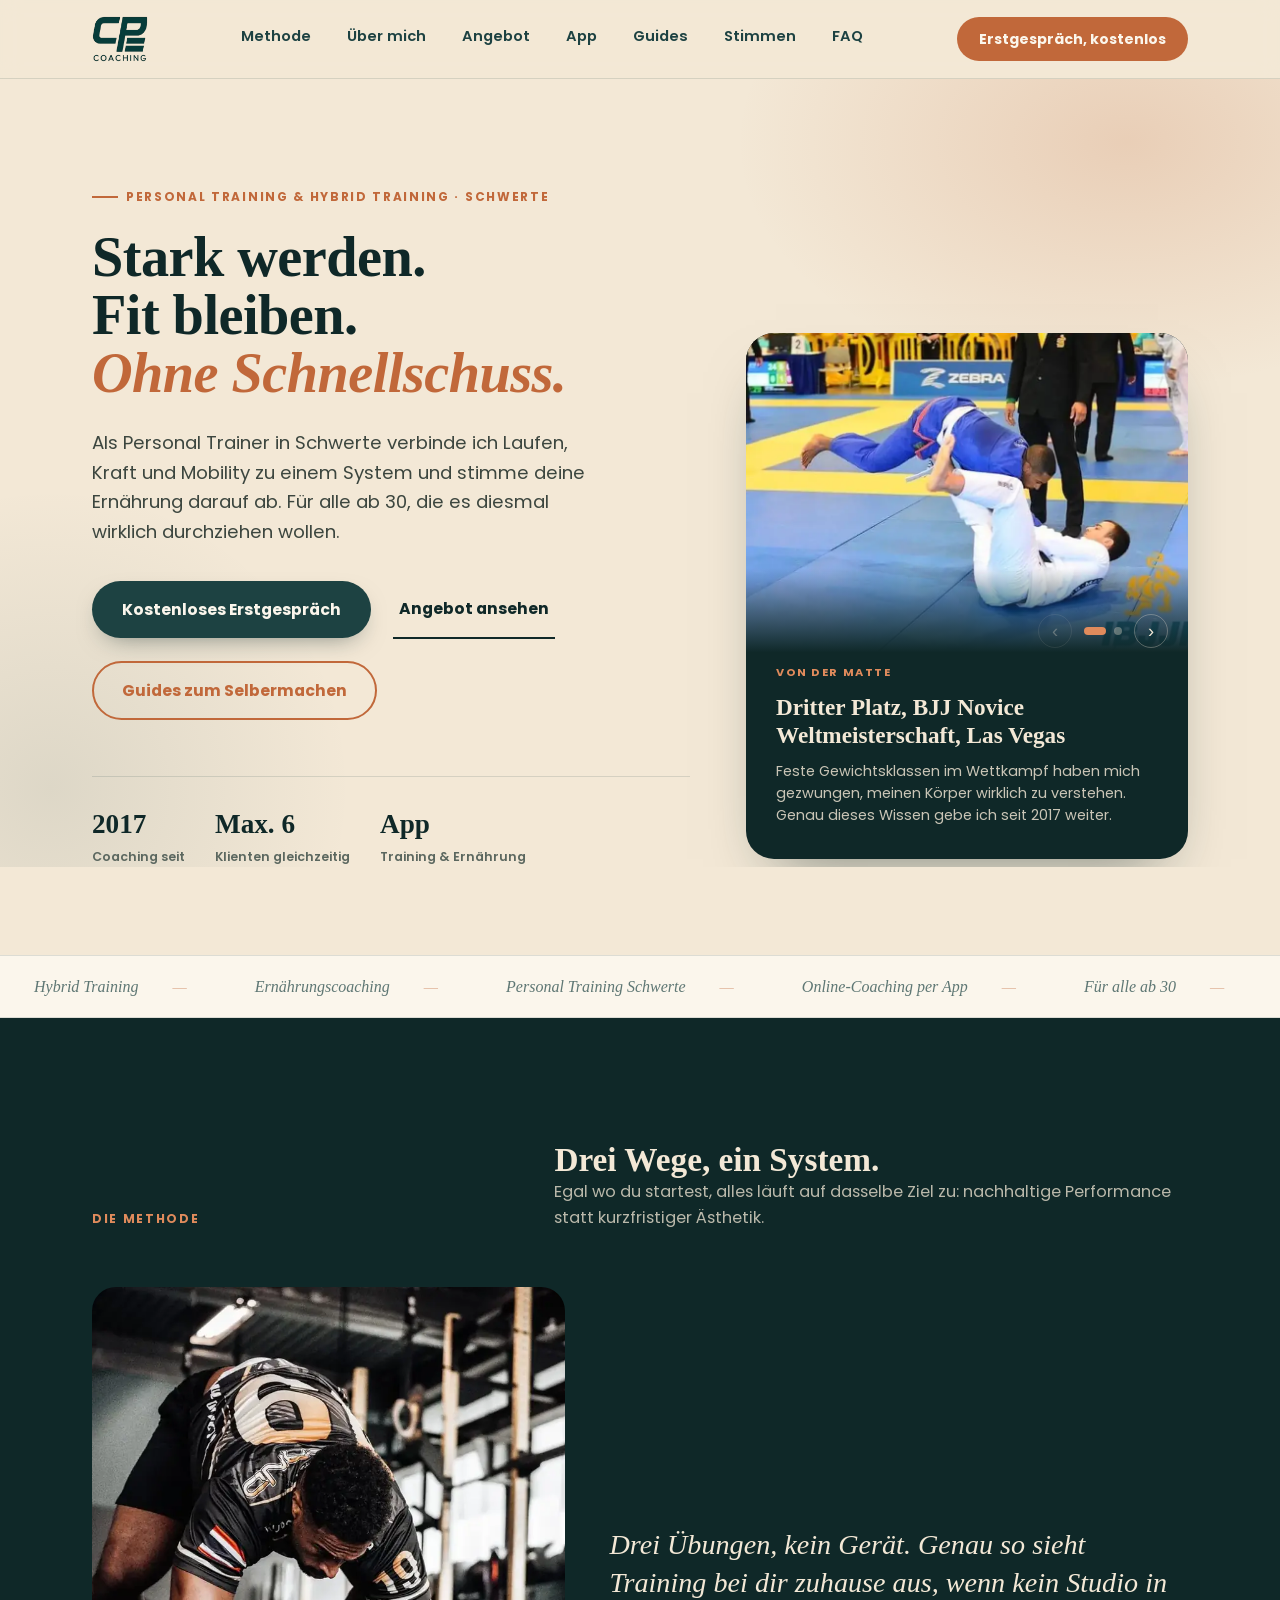
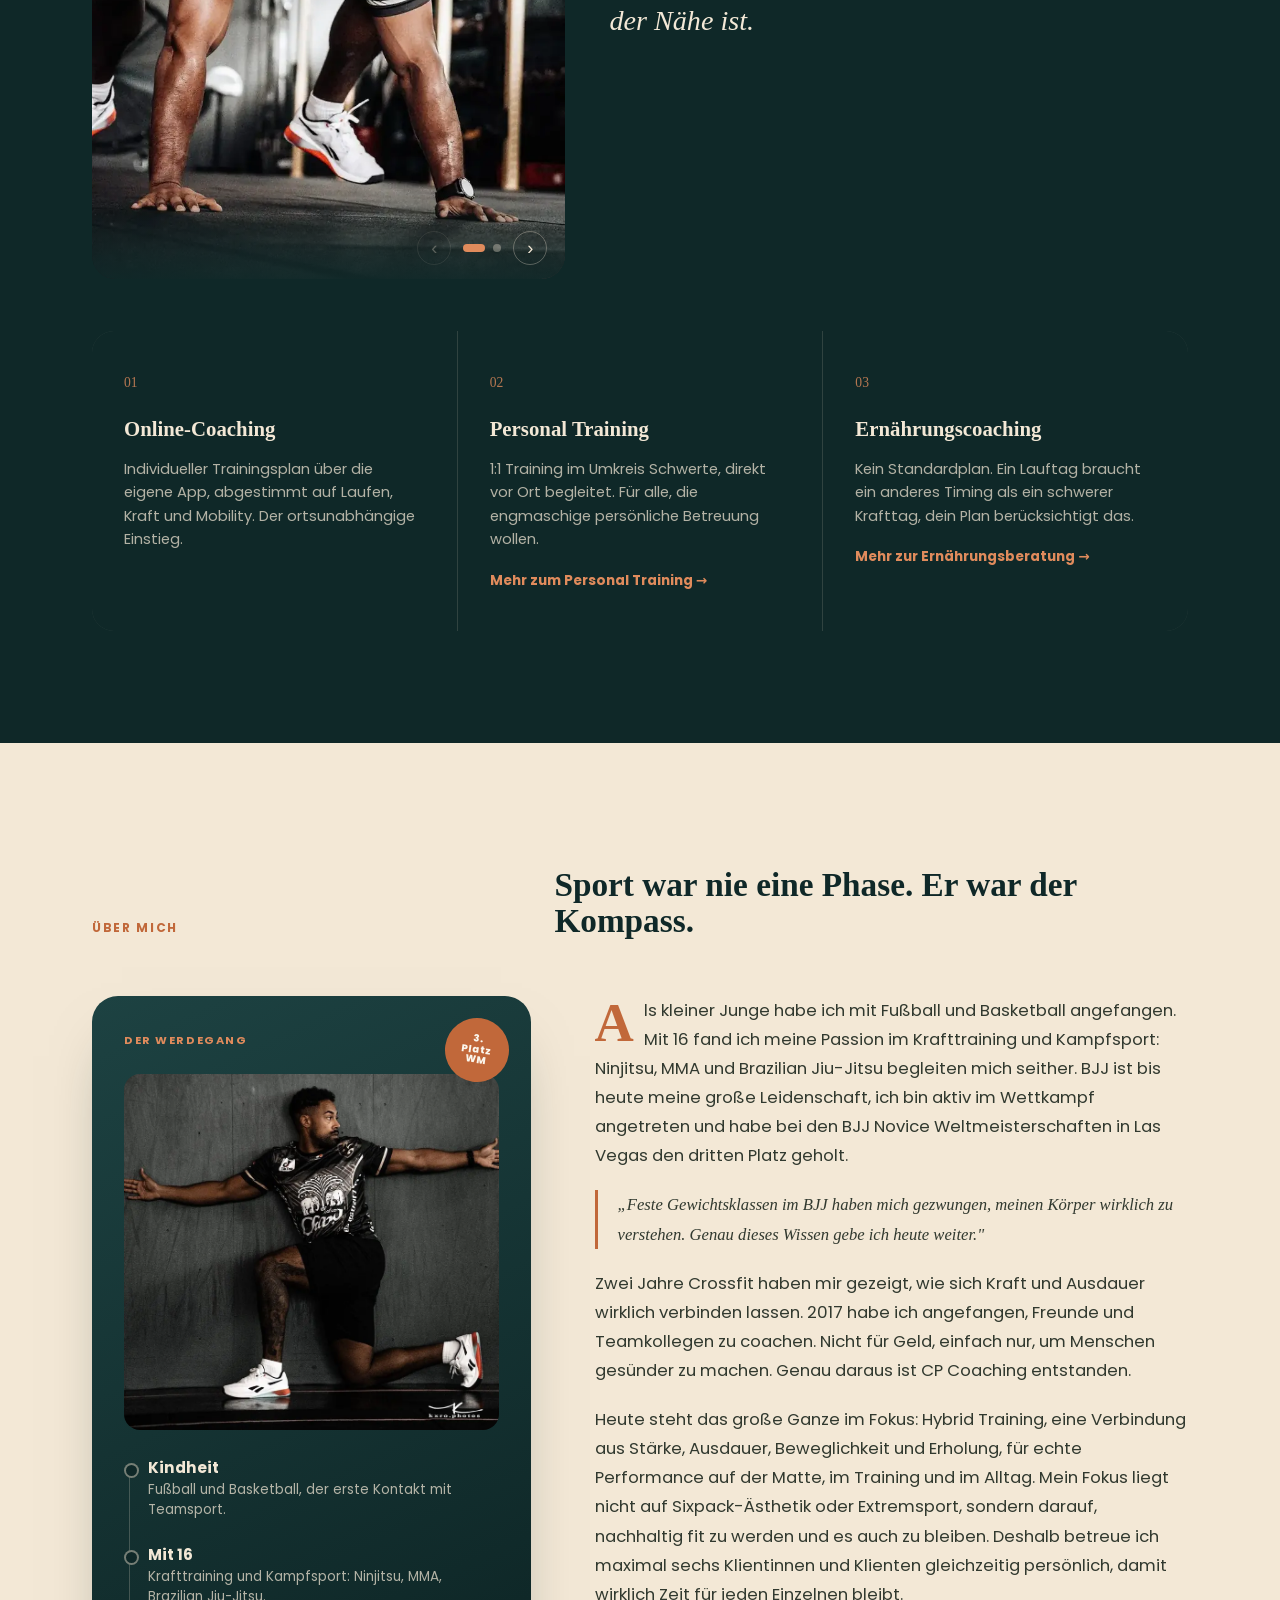
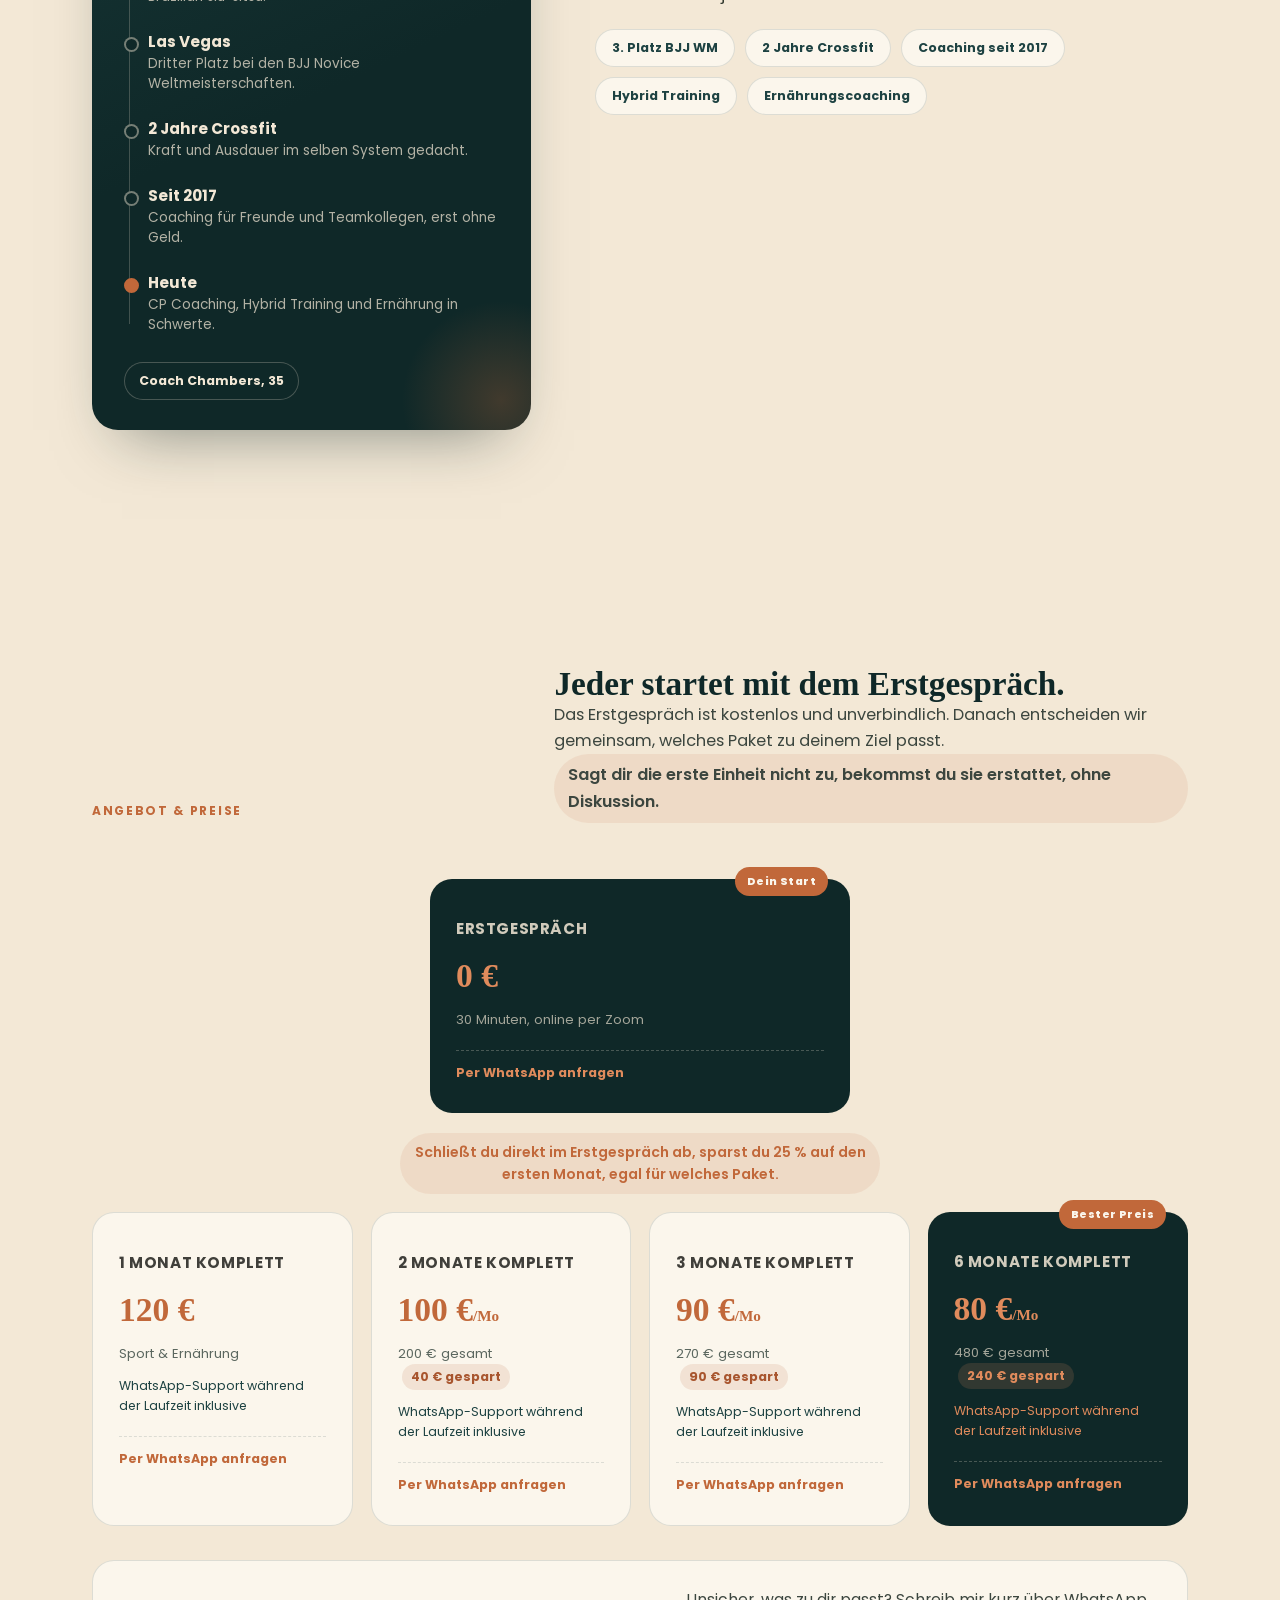
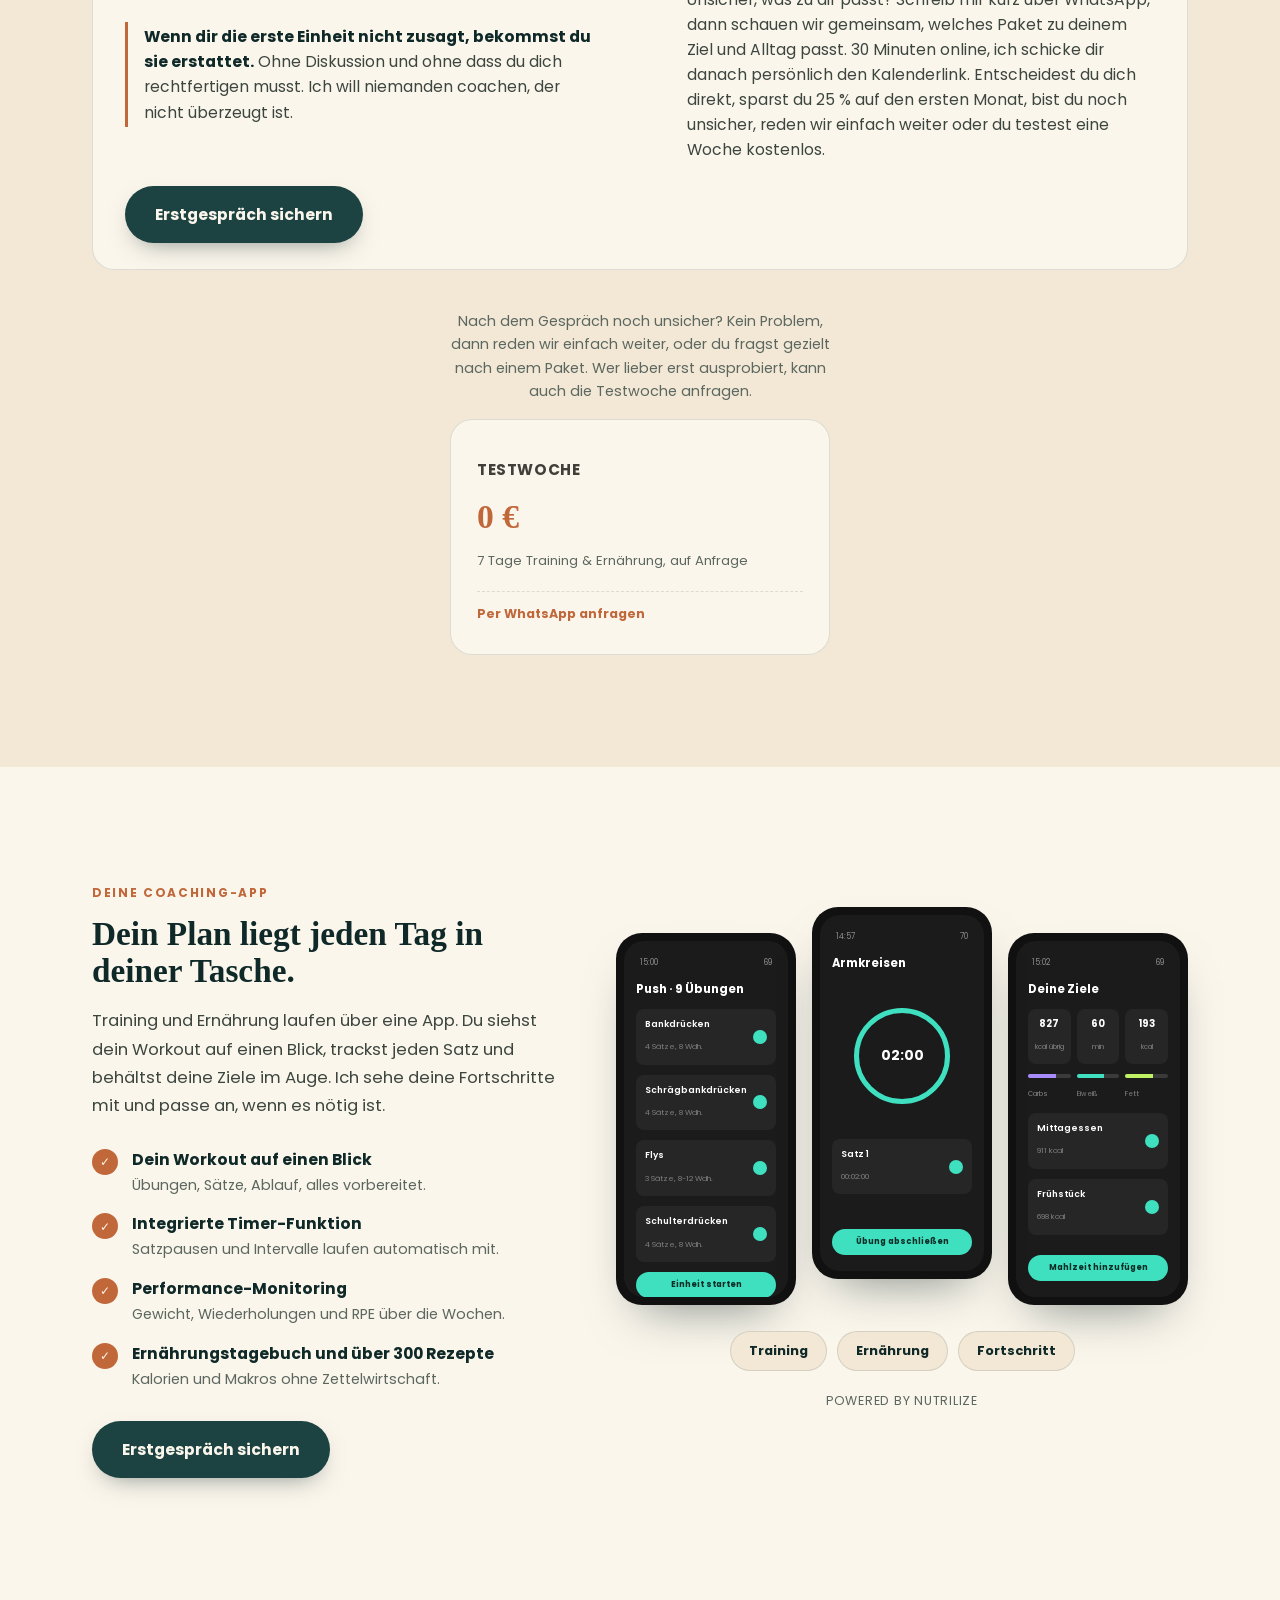
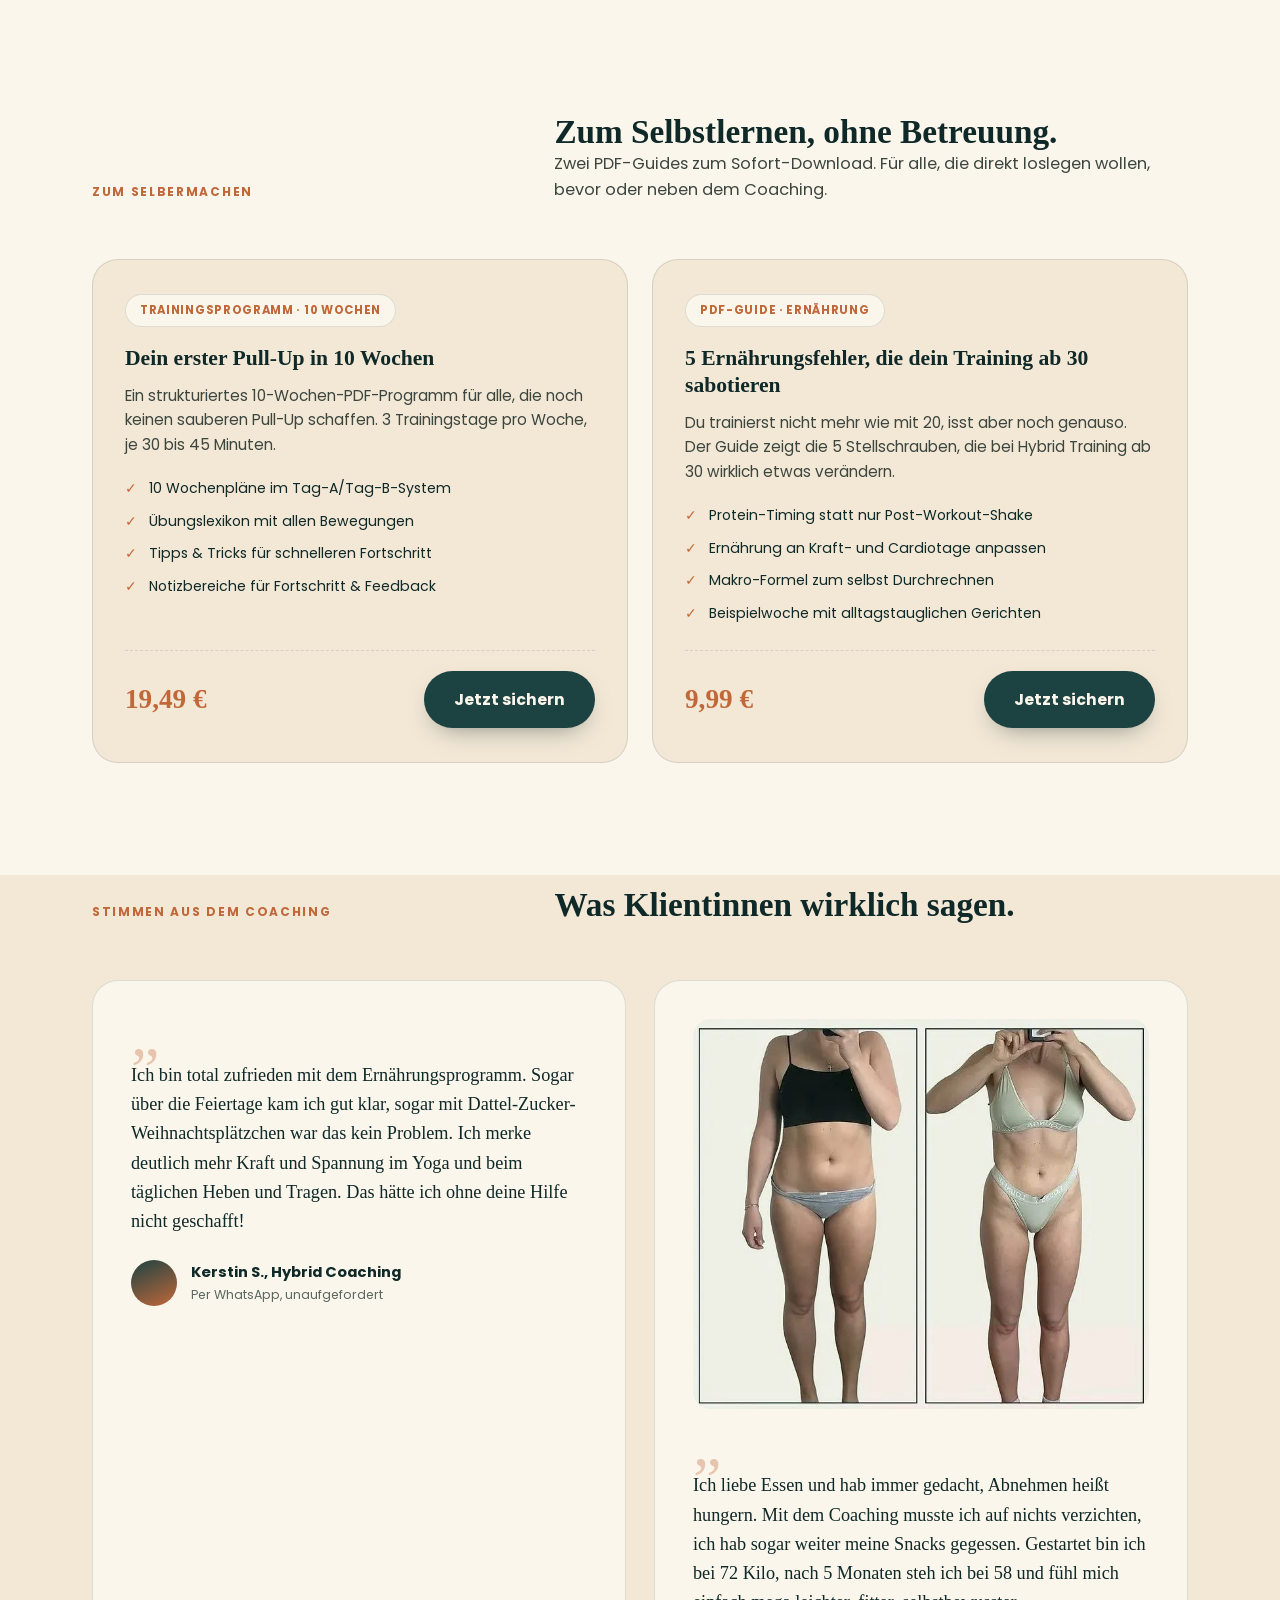
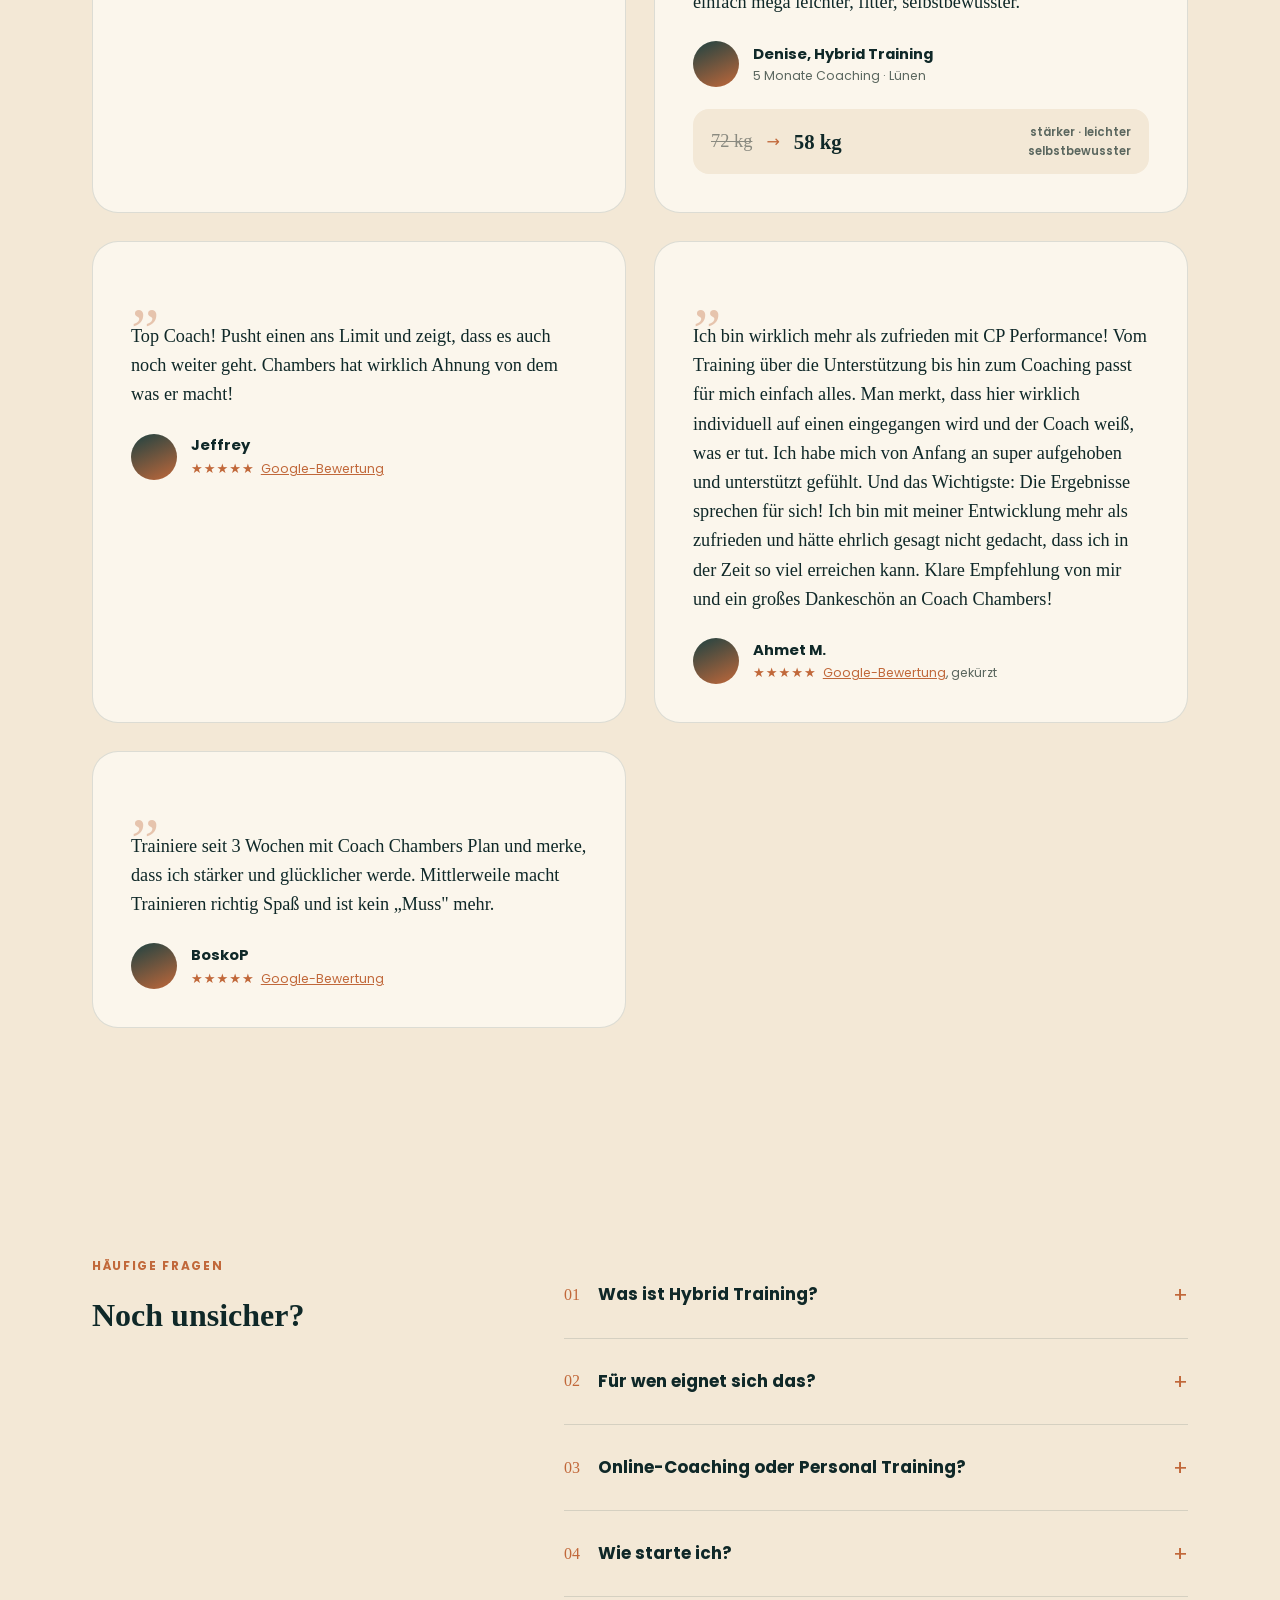
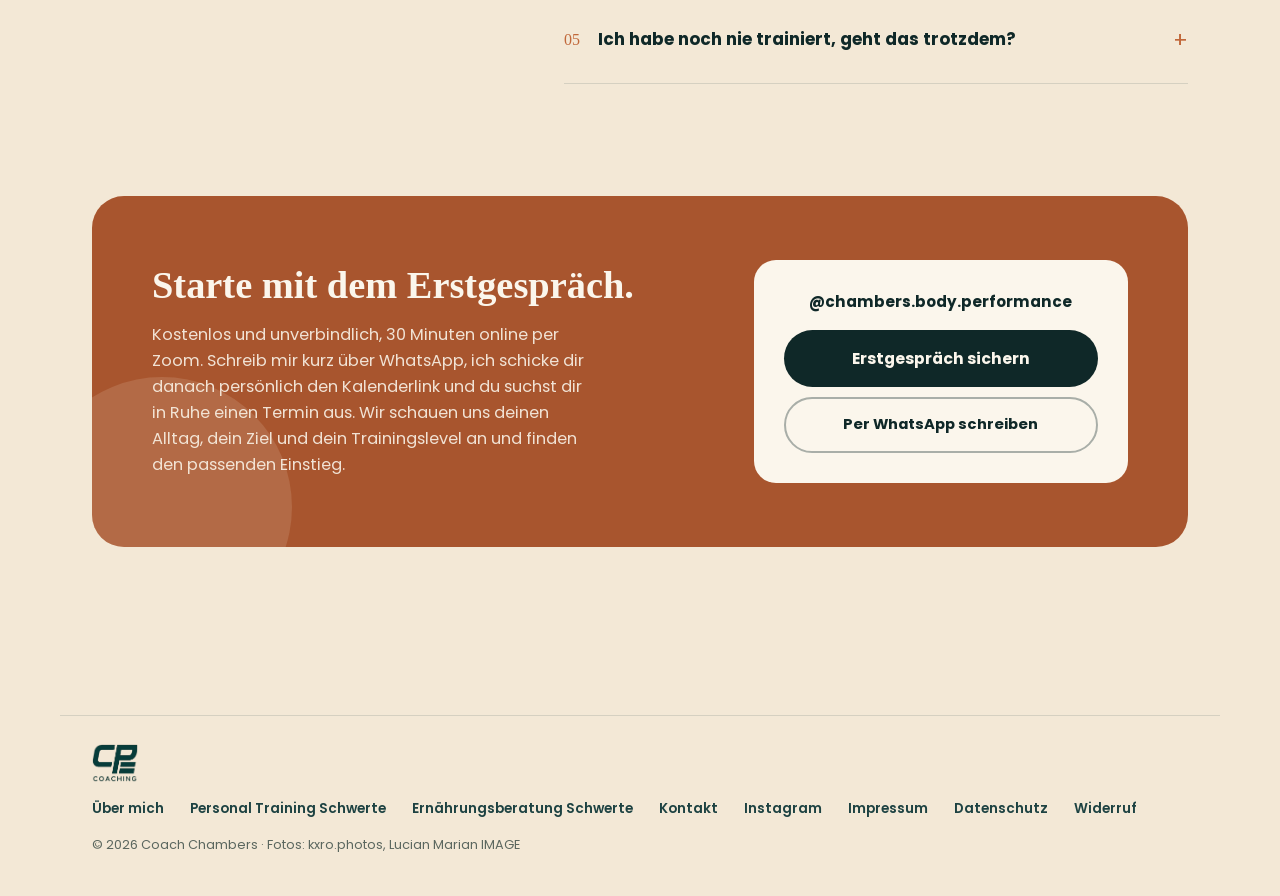
<file: index.html>
<!doctype html>
<html lang="de">
<head>
  <meta charset="UTF-8">
  <meta name="viewport" content="width=device-width, initial-scale=1.0">
  <title>Personal Trainer Schwerte | Hybrid Training &amp; Ernährung</title>
  <meta name="description" content="Personal Training und Hybrid Training in Schwerte: Laufen, Kraft und Mobility in einem System, dazu Ernährungscoaching. Für alle ab 30. Erstgespräch kostenlos.">
  <link rel="canonical" href="https://coach-chambers.de/">
  <meta name="geo.region" content="DE-NW">
  <meta name="geo.placename" content="Schwerte">
  <link rel="icon" href="images/brand/favicon-192.png" type="image/png">
  <link rel="apple-touch-icon" href="images/brand/favicon-192.png">
  <meta property="og:type" content="website">
  <meta property="og:site_name" content="CP Coaching">
  <meta property="og:title" content="Personal Trainer Schwerte | Hybrid Training &amp; Ernährung">
  <meta property="og:description" content="Laufen, Kraft und Mobility in einem System, dazu Ernährungscoaching. Für alle ab 30. Erstgespräch kostenlos.">
  <meta property="og:url" content="https://coach-chambers.de/">
  <meta property="og:locale" content="de_DE">
  <meta property="og:image" content="https://coach-chambers.de/images/og/og-coach-chambers.png">
  <meta property="og:image:width" content="1200">
  <meta property="og:image:height" content="630">
  <meta property="og:image:alt" content="CP Coaching, Hybrid Training in Schwerte">
  <meta name="twitter:card" content="summary_large_image">
  <meta name="twitter:title" content="Personal Trainer Schwerte | Hybrid Training &amp; Ernährung">
  <meta name="twitter:description" content="Laufen, Kraft und Mobility in einem System, dazu Ernährungscoaching. Für alle ab 30. Erstgespräch kostenlos.">
  <meta name="twitter:image" content="https://coach-chambers.de/images/og/og-coach-chambers.png">
  <link rel="stylesheet" href="css/fonts.css?v=20261022a">
  <link rel="stylesheet" href="css/style.css?v=20261022a">
  <script type="application/ld+json">
  {
    "@context": "https://schema.org",
    "@type": ["HealthAndBeautyBusiness", "ExerciseGym"],
    "@id": "https://coach-chambers.de/#business",
    "telephone": "+4915233956300",
    "name": "CP Coaching",
    "alternateName": ["Chambers Performance", "chambers.body.performance"],
    "url": "https://coach-chambers.de/",
    "image": "https://coach-chambers.de/images/og/og-coach-chambers.png",
    "logo": "https://coach-chambers.de/images/brand/cp-coaching-logo-teal-transparent.png",
    "description": "Personal Training und Hybrid Training in Schwerte: Laufen, Krafttraining und Mobility in einem System, dazu individuell abgestimmtes Ernährungscoaching. Online-Coaching per App oder 1:1 vor Ort.",
    "slogan": "Grow with the Flow",
    "priceRange": "€€",
    "currenciesAccepted": "EUR",
    "knowsLanguage": "de",
    "areaServed": {
      "@type": "City",
      "name": "Schwerte",
      "containedInPlace": {
        "@type": "State",
        "name": "Nordrhein-Westfalen"
      }
    },
    "address": {
      "@type": "PostalAddress",
      "addressLocality": "Schwerte",
      "addressRegion": "NRW",
      "postalCode": "58239",
      "addressCountry": "DE"
    },
    "geo": {
      "@type": "GeoCoordinates",
      "latitude": 51.4453,
      "longitude": 7.5672
    },
    "founder": {
      "@id": "https://coach-chambers.de/#coach"
    },
    "sameAs": [
      "https://www.instagram.com/chambers.body.performance"
    ],
    "hasOfferCatalog": {
      "@type": "OfferCatalog",
      "name": "Coaching-Angebote",
      "itemListElement": [
        {
          "@type": "Offer",
          "name": "Erstgespräch",
          "description": "Kostenloses und unverbindliches Erstgespräch zu Ziel, Alltag und Trainingslevel. 30 Minuten, online per Zoom, direkt online buchbar.",
          "url": "https://wa.me/4915233956300?text=Hallo%20Coach%20Chambers%2C%20ich%20m%C3%B6chte%20gerne%20ein%20kostenloses%20Erstgespr%C3%A4ch%20vereinbaren.",
          "price": "0",
          "priceCurrency": "EUR",
          "availability": "https://schema.org/InStock"
        },
        {
          "@type": "Offer",
          "name": "Testwoche",
          "description": "Sieben Tage Training und Ernährung kostenlos zum Ausprobieren, auf Anfrage für alle, die nach dem Erstgespräch noch unsicher sind. Ohne Verpflichtung.",
          "url": "https://wa.me/4915233956300?text=Hallo%20Coach%20Chambers%2C%20ich%20bin%20noch%20unsicher%20und%20m%C3%B6chte%20gerne%20die%20kostenlose%20Testwoche%20nutzen.",
          "price": "0",
          "priceCurrency": "EUR",
          "availability": "https://schema.org/InStock"
        },
        {
          "@type": "Offer",
          "name": "1 Monat Komplett",
          "description": "Ein Monat Coaching für Training und Ernährung.",
          "price": "120",
          "priceCurrency": "EUR",
          "availability": "https://schema.org/InStock"
        },
        {
          "@type": "Offer",
          "name": "2 Monate Komplett",
          "description": "Zwei Monate Coaching, 100 Euro pro Monat.",
          "price": "200",
          "priceCurrency": "EUR",
          "availability": "https://schema.org/InStock"
        },
        {
          "@type": "Offer",
          "name": "3 Monate Komplett",
          "description": "Drei Monate Coaching, 90 Euro pro Monat.",
          "price": "270",
          "priceCurrency": "EUR",
          "availability": "https://schema.org/InStock"
        },
        {
          "@type": "Offer",
          "name": "6 Monate Komplett",
          "description": "Sechs Monate Coaching, 80 Euro pro Monat, bester Preis.",
          "price": "480",
          "priceCurrency": "EUR",
          "availability": "https://schema.org/InStock"
        }
      ]
    },
    "makesOffer": [
      {
        "@type": "Offer",
        "itemOffered": {
          "@type": "Service",
          "name": "Personal Training Schwerte",
          "serviceType": "Personal Training",
          "description": "1:1 Training vor Ort im Umkreis Schwerte."
        }
      },
      {
        "@type": "Offer",
        "itemOffered": {
          "@type": "Service",
          "name": "Hybrid Training Online-Coaching",
          "serviceType": "Online-Coaching",
          "description": "Individueller Trainingsplan über eine App, abgestimmt auf Laufen, Kraft und Mobility."
        }
      },
      {
        "@type": "Offer",
        "itemOffered": {
          "@type": "Service",
          "name": "Ernährungscoaching Schwerte",
          "serviceType": "Ernährungsberatung",
          "description": "Ernährung individuell auf die jeweilige Trainingsform abgestimmt statt standardisiert."
        }
      }
    ]
  }
  </script>
  <script type="application/ld+json">
  {
    "@context": "https://schema.org",
    "@type": "Person",
    "@id": "https://coach-chambers.de/#coach",
    "name": "Coach Chambers",
    "jobTitle": "Personal Trainer und Hybrid-Training-Coach",
    "knowsAbout": [
      "Hybrid Training",
      "Krafttraining",
      "Laufen",
      "Mobility",
      "Ernährungsberatung",
      "Brazilian Jiu-Jitsu"
    ],
    "worksFor": {
      "@id": "https://coach-chambers.de/#business"
    },
    "description": "Coach bei Chambers Performance, dritter Platz bei den BJJ Novice Weltmeisterschaften in Las Vegas, coacht seit 2017 im Bereich Hybrid Training und individuelle Ernährung.",
    "award": "Dritter Platz, BJJ Novice Weltmeisterschaften, Las Vegas",
    "sameAs": [
      "https://www.instagram.com/chambers.body.performance"
    ]
  }
  </script>
  <script type="application/ld+json">
  {
    "@context": "https://schema.org",
    "@type": "FAQPage",
    "mainEntity": [
      {
        "@type": "Question",
        "name": "Was ist Hybrid Training?",
        "acceptedAnswer": {
          "@type": "Answer",
          "text": "Hybrid Training kombiniert Laufen, Krafttraining und Mobility-Übungen in einem gemeinsamen System, statt sie getrennt zu betrachten. Trainiert wird zuhause oder im Gym, mit oder ohne Geräte, oft im Split-, Ganzkörper- oder Zirkelformat."
        }
      },
      {
        "@type": "Question",
        "name": "Für wen eignet sich Hybrid Training?",
        "acceptedAnswer": {
          "@type": "Answer",
          "text": "Für alle ab 30, die fit werden und fit bleiben wollen, unabhängig vom aktuellen Trainingslevel. Der Fokus liegt auf nachhaltigem Fortschritt, nicht auf Extremsport oder reiner Ästhetik."
        }
      },
      {
        "@type": "Question",
        "name": "Was ist der Unterschied zwischen Online-Coaching und Personal Training?",
        "acceptedAnswer": {
          "@type": "Answer",
          "text": "Online-Coaching läuft über eine App mit individuellem Trainingsplan und ist der günstigere, ortsunabhängige Einstieg. Personal Training findet 1:1 vor Ort im Umkreis Schwerte statt und bietet die intensivste, persönlichste Betreuung."
        }
      },
      {
        "@type": "Question",
        "name": "Wie starte ich beim Coaching?",
        "acceptedAnswer": {
          "@type": "Answer",
          "text": "Jeder startet mit einem kostenlosen und unverbindlichen Erstgespräch. Kurze Nachricht über WhatsApp genügt, danach schickt Coach Chambers persönlich den Link zum Kalender. Das Gespräch dauert 30 Minuten und findet online per Zoom statt. Darin werden Alltag, Ziel und aktuelles Trainingslevel besprochen. Wer sich direkt im Gespräch für ein Paket entscheidet, spart 25 Prozent auf den ersten Monat, wer noch unsicher ist, kann stattdessen die kostenlose Testwoche anfragen."
        }
      },
      {
        "@type": "Question",
        "name": "Ich habe noch nie trainiert, geht das trotzdem?",
        "acceptedAnswer": {
          "@type": "Answer",
          "text": "Ja. Der Plan wird auf das aktuelle Level abgestimmt, nicht umgekehrt. Die meisten Klienten sind keine Sportler, sondern Menschen ab 30 mit Job und Alltag, die einen Ansatz wollen, der zu ihrem Leben passt."
        }
      }
    ]
  }
  </script>
  <script type="application/ld+json">
  {
    "@context": "https://schema.org",
    "@type": "Product",
    "name": "Dein erster Pull-Up in 10 Wochen",
    "description": "10-wöchiges PDF-Trainingsprogramm mit Wochenplänen, Übungslexikon und Tipps für den ersten sauberen Pull-Up. 3 Trainingstage pro Woche, je 30 bis 45 Minuten.",
    "sku": "cpc-guide-pullup",
    "image": [
      "https://coach-chambers.de/images/guides/guide-pullup-cover.jpg"
    ],
    "brand": {
      "@type": "Brand",
      "name": "CP Coaching"
    },
    "offers": {
      "@type": "Offer",
      "price": "19.49",
      "priceCurrency": "EUR",
      "availability": "https://schema.org/InStock",
      "itemCondition": "https://schema.org/NewCondition",
      "url": "https://www.checkout-ds24.com/product/720928",
      "seller": {
        "@type": "Organization",
        "name": "Digistore24 GmbH",
        "url": "https://www.digistore24.com/"
      },
      "hasMerchantReturnPolicy": {
        "@type": "MerchantReturnPolicy",
        "applicableCountry": ["DE", "AT", "CH"],
        "returnPolicyCategory": "https://schema.org/MerchantReturnNotPermitted",
        "merchantReturnLink": "https://coach-chambers.de/widerruf/"
      },
      "shippingDetails": {
        "@type": "OfferShippingDetails",
        "shippingRate": {
          "@type": "MonetaryAmount",
          "value": "0",
          "currency": "EUR"
        },
        "shippingDestination": {
          "@type": "DefinedRegion",
          "addressCountry": ["DE", "AT", "CH"]
        },
        "deliveryTime": {
          "@type": "ShippingDeliveryTime",
          "handlingTime": {
            "@type": "QuantitativeValue",
            "minValue": 0,
            "maxValue": 0,
            "unitCode": "DAY"
          },
          "transitTime": {
            "@type": "QuantitativeValue",
            "minValue": 0,
            "maxValue": 0,
            "unitCode": "DAY"
          }
        }
      }
    }
  }
  </script>
  <script type="application/ld+json">
  {
    "@context": "https://schema.org",
    "@type": "Product",
    "name": "5 Ernährungsfehler, die dein Training ab 30 sabotieren",
    "description": "PDF-Guide mit 5 konkreten Ernährungsfehlern bei Hybrid Training ab 30, inklusive Makro-Formel und Beispielwoche.",
    "sku": "cpc-guide-ernaehrung",
    "image": [
      "https://coach-chambers.de/images/guides/guide-ernaehrung-cover.jpg"
    ],
    "brand": {
      "@type": "Brand",
      "name": "CP Coaching"
    },
    "offers": {
      "@type": "Offer",
      "price": "9.99",
      "priceCurrency": "EUR",
      "availability": "https://schema.org/InStock",
      "itemCondition": "https://schema.org/NewCondition",
      "url": "https://www.checkout-ds24.com/product/723624",
      "seller": {
        "@type": "Organization",
        "name": "Digistore24 GmbH",
        "url": "https://www.digistore24.com/"
      },
      "hasMerchantReturnPolicy": {
        "@type": "MerchantReturnPolicy",
        "applicableCountry": ["DE", "AT", "CH"],
        "returnPolicyCategory": "https://schema.org/MerchantReturnNotPermitted",
        "merchantReturnLink": "https://coach-chambers.de/widerruf/"
      },
      "shippingDetails": {
        "@type": "OfferShippingDetails",
        "shippingRate": {
          "@type": "MonetaryAmount",
          "value": "0",
          "currency": "EUR"
        },
        "shippingDestination": {
          "@type": "DefinedRegion",
          "addressCountry": ["DE", "AT", "CH"]
        },
        "deliveryTime": {
          "@type": "ShippingDeliveryTime",
          "handlingTime": {
            "@type": "QuantitativeValue",
            "minValue": 0,
            "maxValue": 0,
            "unitCode": "DAY"
          },
          "transitTime": {
            "@type": "QuantitativeValue",
            "minValue": 0,
            "maxValue": 0,
            "unitCode": "DAY"
          }
        }
      }
    }
  }
  </script>
</head>
<body>

  <header class="nav">
    <div class="wrap">
      <a class="mark" href="#" aria-label="CP Coaching Startseite">
        <picture><source srcset="images/brand/cp-coaching-logo-teal-transparent.webp" type="image/webp"><img src="images/brand/cp-coaching-logo-teal-transparent.png" alt="CP Coaching" width="420" height="346" loading="eager" fetchpriority="high" decoding="async"></picture>
      </a>
      <nav class="navlinks" id="hauptmenue">
        <a href="#method">Methode</a>
        <a href="#about">Über mich</a>
        <a href="#pricing">Angebot</a>
        <a href="#app">App</a>
        <a href="#guides">Guides</a>
        <a href="#testimonials">Stimmen</a>
        <a href="#faq">FAQ</a>
      </nav>
      <button class="navtoggle" type="button" aria-label="Menü öffnen" aria-expanded="false" aria-controls="hauptmenue">
        <span></span><span></span><span></span>
      </button>
      <a class="navcta" href="https://wa.me/4915233956300?text=Hallo%20Coach%20Chambers%2C%20ich%20m%C3%B6chte%20gerne%20ein%20kostenloses%20Erstgespr%C3%A4ch%20vereinbaren." target="_blank" rel="noopener">Erstgespräch<span class="ctalang">, kostenlos</span></a>
    </div>
  </header>

  <main>

    <section class="hero">
      <div class="hero-bg"></div>
      <div class="wrap">
        <div>
          <p class="eyebrow">Personal Training &amp; Hybrid Training &middot; Schwerte</p>
          <h1>Stark werden.<br>Fit bleiben.<br><em>Ohne Schnellschuss.</em></h1>
          <p class="lede">Als Personal Trainer in Schwerte verbinde ich Laufen, Kraft und Mobility zu einem System und stimme deine Ernährung darauf ab. Für alle ab 30, die es diesmal wirklich durchziehen wollen.</p>
          <div class="hero-actions">
            <a class="btn" href="https://wa.me/4915233956300?text=Hallo%20Coach%20Chambers%2C%20ich%20m%C3%B6chte%20gerne%20ein%20kostenloses%20Erstgespr%C3%A4ch%20vereinbaren." target="_blank" rel="noopener">Kostenloses Erstgespräch</a>
            <a class="btn alt" href="#pricing">Angebot ansehen</a>
            <a class="btn guides-cta" href="#guides">Guides zum Selbermachen</a>
          </div>
          <div class="hero-stats">
            <div><b>2017</b><span>Coaching seit</span></div>
            <div><b>Max. 6</b><span>Klienten gleichzeitig</span></div>
            <div><b>App</b><span>Training &amp; Ernährung</span></div>
          </div>
        </div>
        <div>
          <div class="portrait">
            <div class="slider" data-slider>
              <div class="slides" role="group" aria-label="Wettkampfbilder aus dem Brazilian Jiu-Jitsu, zum Blättern wischen">
                <figure><picture><source srcset="images/coach/bjj-2-wurf.webp" type="image/webp"><img src="images/coach/bjj-2-wurf.jpg" alt="Coach Chambers hebt seinen Gegner für einen Wurf an" width="900" height="675" loading="eager" fetchpriority="high" decoding="async"></picture></figure>
                <figure><picture><source srcset="images/coach/bjj-3-guard-pass.webp" type="image/webp"><img src="images/coach/bjj-3-guard-pass.jpg" alt="Coach Chambers beim Überwinden der Guard seines Gegners" width="900" height="675" loading="lazy" decoding="async"></picture></figure>
              </div>
              <div class="slider-nav">
                <button class="s-arrow" type="button" data-dir="-1" aria-label="Vorheriges Bild">&#8249;</button>
                <div class="dots"></div>
                <button class="s-arrow" type="button" data-dir="1" aria-label="Nächstes Bild">&#8250;</button>
              </div>
            </div>
            <div class="portrait-text">
              <p class="tag">Von der Matte</p>
              <h2>Dritter Platz, BJJ Novice Weltmeisterschaft, Las Vegas</h2>
              <p>Feste Gewichtsklassen im Wettkampf haben mich gezwungen, meinen Körper wirklich zu verstehen. Genau dieses Wissen gebe ich seit 2017 weiter.</p>
            </div>
          </div>
        </div>
      </div>
    </section>

    <div class="marquee">
      <span>Hybrid Training</span><span>Ernährungscoaching</span><span>Personal Training Schwerte</span><span>Online-Coaching per App</span><span>Für alle ab 30</span><span>Echt statt überinszeniert</span>
    </div>

    <section class="section method-section reveal" id="method">
      <div class="wrap">
        <div class="section-head">
          <div><span class="kicker">Die Methode</span></div>
          <div>
            <h2>Drei Wege, ein System.</h2>
            <p>Egal wo du startest, alles läuft auf dasselbe Ziel zu: nachhaltige Performance statt kurzfristiger Ästhetik.</p>
          </div>
        </div>
        <div class="band">
          <div class="slider" data-slider>
            <div class="slides" role="group" aria-label="Übungen mit dem eigenen Körpergewicht, zum Blättern wischen">
              <figure>
                <picture><source srcset="images/coach/sport-1-bear-crawl.webp" type="image/webp"><img src="images/coach/sport-1-bear-crawl.jpg" alt="Coach Chambers im Bear Crawl, Hände und Füße am Boden" width="760" height="950" loading="lazy" decoding="async"></picture>
              </figure>
              <figure>
                <picture><source srcset="images/coach/sport-2-liegestuetz.webp" type="image/webp"><img src="images/coach/sport-2-liegestuetz.jpg" alt="Coach Chambers im tiefen Liegestütz" width="760" height="950" loading="lazy" decoding="async"></picture>
              </figure>
            </div>
            <div class="slider-nav">
              <button class="s-arrow" type="button" data-dir="-1" aria-label="Vorheriges Bild">&#8249;</button>
              <div class="dots"></div>
              <button class="s-arrow" type="button" data-dir="1" aria-label="Nächstes Bild">&#8250;</button>
            </div>
          </div>
          <p class="band-text">Drei Übungen, kein Gerät. Genau so sieht Training bei dir zuhause aus, wenn kein Studio in der Nähe ist.</p>
        </div>

        <div class="method-grid">
          <div class="method-card">
            <span class="num">01</span>
            <h3>Online-Coaching</h3>
            <p>Individueller Trainingsplan über die eigene App, abgestimmt auf Laufen, Kraft und Mobility. Der ortsunabhängige Einstieg.</p>
          </div>
          <div class="method-card">
            <span class="num">02</span>
            <h3>Personal Training</h3>
            <p>1:1 Training im Umkreis Schwerte, direkt vor Ort begleitet. Für alle, die engmaschige persönliche Betreuung wollen.</p>
            <a class="method-link" href="personal-training-schwerte/">Mehr zum Personal Training &rarr;</a>
          </div>
          <div class="method-card">
            <span class="num">03</span>
            <h3>Ernährungscoaching</h3>
            <p>Kein Standardplan. Ein Lauftag braucht ein anderes Timing als ein schwerer Krafttag, dein Plan berücksichtigt das.</p>
            <a class="method-link" href="ernaehrungsberatung-schwerte/">Mehr zur Ernährungsberatung &rarr;</a>
          </div>
        </div>
      </div>
    </section>

    <section class="section reveal" id="about">
      <div class="wrap">
        <div class="section-head">
          <div><span class="kicker">Über mich</span></div>
          <div><h2>Sport war nie eine Phase. Er war der Kompass.</h2></div>
        </div>
        <div class="about-grid">
          <div class="timeline-card">
            <span class="medal">3.<br>Platz<br>WM</span>
            <p class="tag">Der Werdegang</p>
            <figure class="beleg">
              <picture><source srcset="images/coach/coach-mobility.webp" type="image/webp"><img src="images/coach/coach-mobility.jpg"
                   alt="Coach Chambers bei einer Mobility-Übung an der Wand"
                   width="820" height="779" loading="lazy" decoding="async"></picture>
            </figure>
            <ol class="timeline">
              <li><b>Kindheit</b><span>Fußball und Basketball, der erste Kontakt mit Teamsport.</span></li>
              <li><b>Mit 16</b><span>Krafttraining und Kampfsport: Ninjitsu, MMA, Brazilian Jiu-Jitsu.</span></li>
              <li><b>Las Vegas</b><span>Dritter Platz bei den BJJ Novice Weltmeisterschaften.</span></li>
              <li><b>2 Jahre Crossfit</b><span>Kraft und Ausdauer im selben System gedacht.</span></li>
              <li><b>Seit 2017</b><span>Coaching für Freunde und Teamkollegen, erst ohne Geld.</span></li>
              <li class="now"><b>Heute</b><span>CP Coaching, Hybrid Training und Ernährung in Schwerte.</span></li>
            </ol>
            <p class="frame-label">Coach Chambers, 35</p>
          </div>
          <div class="about-copy">
            <p class="intro">Als kleiner Junge habe ich mit Fußball und Basketball angefangen. Mit 16 fand ich meine Passion im Krafttraining und Kampfsport: Ninjitsu, MMA und Brazilian Jiu-Jitsu begleiten mich seither. BJJ ist bis heute meine große Leidenschaft, ich bin aktiv im Wettkampf angetreten und habe bei den BJJ Novice Weltmeisterschaften in Las Vegas den dritten Platz geholt.</p>
            <p class="pull">„Feste Gewichtsklassen im BJJ haben mich gezwungen, meinen Körper wirklich zu verstehen. Genau dieses Wissen gebe ich heute weiter."</p>

            <p>Zwei Jahre Crossfit haben mir gezeigt, wie sich Kraft und Ausdauer wirklich verbinden lassen. 2017 habe ich angefangen, Freunde und Teamkollegen zu coachen. Nicht für Geld, einfach nur, um Menschen gesünder zu machen. Genau daraus ist CP Coaching entstanden.</p>
            <p>Heute steht das große Ganze im Fokus: Hybrid Training, eine Verbindung aus Stärke, Ausdauer, Beweglichkeit und Erholung, für echte Performance auf der Matte, im Training und im Alltag. Mein Fokus liegt nicht auf Sixpack-Ästhetik oder Extremsport, sondern darauf, nachhaltig fit zu werden und es auch zu bleiben. Deshalb betreue ich maximal sechs Klientinnen und Klienten gleichzeitig persönlich, damit wirklich Zeit für jeden Einzelnen bleibt.</p>
            <div class="about-tags">
              <span>3. Platz BJJ WM</span><span>2 Jahre Crossfit</span><span>Coaching seit 2017</span><span>Hybrid Training</span><span>Ernährungscoaching</span>
            </div>
          </div>
        </div>
      </div>
    </section>

    <section class="section reveal" id="pricing">
      <div class="wrap">
        <div class="section-head">
          <div><span class="kicker">Angebot &amp; Preise</span></div>
          <div>
            <h2>Jeder startet mit dem Erstgespräch.</h2>
            <p>Das Erstgespräch ist kostenlos und unverbindlich. Danach entscheiden wir gemeinsam, welches Paket zu deinem Ziel passt.</p>
            <p class="trust-line">Sagt dir die erste Einheit nicht zu, bekommst du sie erstattet, ohne Diskussion.</p>
          </div>
        </div>

        <div class="pricing-start">
          <a class="price-card feat" data-package="Erstgespräch" href="https://wa.me/4915233956300?text=Hallo%20Coach%20Chambers%2C%20ich%20m%C3%B6chte%20gerne%20ein%20kostenloses%20Erstgespr%C3%A4ch%20vereinbaren." target="_blank" rel="noopener">
            <span class="flag">Dein Start</span>
            <h3>Erstgespräch</h3>
            <div class="price">0&nbsp;€</div>
            <div class="price-detail">30 Minuten, online per Zoom</div>
            <span class="dm-hint">Per WhatsApp anfragen</span>
          </a>
        </div>

        <p class="trust-line pricing-discount">Schließt du direkt im Erstgespräch ab, sparst du 25&nbsp;% auf den ersten Monat, egal für welches Paket.</p>

        <div class="price-row">
          <a class="price-card" data-package="1 Monat Komplett" href="https://wa.me/4915233956300?text=Hallo%20Coach%20Chambers%2C%20ich%20interessiere%20mich%20f%C3%BCr%20das%20Komplettpaket%20%C3%BCber%201%20Monat.%20Wie%20l%C3%A4uft%20der%20Start%20ab%3F" target="_blank" rel="noopener">
            <h3>1 Monat Komplett</h3>
            <div class="price">120&nbsp;€</div>
            <div class="price-detail">Sport &amp; Ernährung</div>
            <span class="perk">WhatsApp-Support während der Laufzeit inklusive</span>
            <span class="dm-hint">Per WhatsApp anfragen</span>
          </a>
          <a class="price-card" data-package="2 Monate Komplett" href="https://wa.me/4915233956300?text=Hallo%20Coach%20Chambers%2C%20ich%20interessiere%20mich%20f%C3%BCr%20das%20Komplettpaket%20%C3%BCber%202%20Monate.%20Wie%20l%C3%A4uft%20der%20Start%20ab%3F" target="_blank" rel="noopener">
            <h3>2 Monate Komplett</h3>
            <div class="price">100&nbsp;€<small>/Mo</small></div>
            <div class="price-detail">200&nbsp;€ gesamt <b class="spar">40&nbsp;€ gespart</b></div>
            <span class="perk">WhatsApp-Support während der Laufzeit inklusive</span>
            <span class="dm-hint">Per WhatsApp anfragen</span>
          </a>
          <a class="price-card" data-package="3 Monate Komplett" href="https://wa.me/4915233956300?text=Hallo%20Coach%20Chambers%2C%20ich%20interessiere%20mich%20f%C3%BCr%20das%20Komplettpaket%20%C3%BCber%203%20Monate.%20Wie%20l%C3%A4uft%20der%20Start%20ab%3F" target="_blank" rel="noopener">
            <h3>3 Monate Komplett</h3>
            <div class="price">90&nbsp;€<small>/Mo</small></div>
            <div class="price-detail">270&nbsp;€ gesamt <b class="spar">90&nbsp;€ gespart</b></div>
            <span class="perk">WhatsApp-Support während der Laufzeit inklusive</span>
            <span class="dm-hint">Per WhatsApp anfragen</span>
          </a>
          <a class="price-card feat" data-package="6 Monate Komplett" href="https://wa.me/4915233956300?text=Hallo%20Coach%20Chambers%2C%20ich%20interessiere%20mich%20f%C3%BCr%20das%20Komplettpaket%20%C3%BCber%206%20Monate.%20Wie%20l%C3%A4uft%20der%20Start%20ab%3F" target="_blank" rel="noopener">
            <span class="flag">Bester Preis</span>
            <h3>6 Monate Komplett</h3>
            <div class="price">80&nbsp;€<small>/Mo</small></div>
            <div class="price-detail">480&nbsp;€ gesamt <b class="spar">240&nbsp;€ gespart</b></div>
            <span class="perk">WhatsApp-Support während der Laufzeit inklusive</span>
            <span class="dm-hint">Per WhatsApp anfragen</span>
          </a>
        </div>

        <div class="pricing-note">
          <p class="garantie"><b>Wenn dir die erste Einheit nicht zusagt, bekommst du sie erstattet.</b> Ohne Diskussion und ohne dass du dich rechtfertigen musst. Ich will niemanden coachen, der nicht überzeugt ist.</p>
          <p>Unsicher, was zu dir passt? Schreib mir kurz über WhatsApp, dann schauen wir gemeinsam, welches Paket zu deinem Ziel und Alltag passt. 30 Minuten online, ich schicke dir danach persönlich den Kalenderlink. Entscheidest du dich direkt, sparst du 25&nbsp;% auf den ersten Monat, bist du noch unsicher, reden wir einfach weiter oder du testest eine Woche kostenlos.</p>
          <a class="btn" href="https://wa.me/4915233956300?text=Hallo%20Coach%20Chambers%2C%20ich%20m%C3%B6chte%20gerne%20ein%20kostenloses%20Erstgespr%C3%A4ch%20vereinbaren." target="_blank" rel="noopener">Erstgespräch sichern</a>
        </div>

        <div class="pricing-testwoche">
          <p class="testwoche-lead">Nach dem Gespräch noch unsicher? Kein Problem, dann reden wir einfach weiter, oder du fragst gezielt nach einem Paket. Wer lieber erst ausprobiert, kann auch die Testwoche anfragen.</p>
          <a class="price-card" data-package="Testwoche" href="https://wa.me/4915233956300?text=Hallo%20Coach%20Chambers%2C%20ich%20bin%20noch%20unsicher%20und%20m%C3%B6chte%20gerne%20die%20kostenlose%20Testwoche%20nutzen." target="_blank" rel="noopener">
            <h3>Testwoche</h3>
            <div class="price">0&nbsp;€</div>
            <div class="price-detail">7 Tage Training &amp; Ernährung, auf Anfrage</div>
            <span class="dm-hint">Per WhatsApp anfragen</span>
          </a>
        </div>
      </div>
    </section>

    <section class="section app-section reveal" id="app">
      <div class="wrap">
        <div class="app-wrap">
          <div class="app-copy">
            <span class="kicker">Deine Coaching-App</span>
            <h2>Dein Plan liegt jeden Tag in deiner Tasche.</h2>
            <p>Training und Ernährung laufen über eine App. Du siehst dein Workout auf einen Blick, trackst jeden Satz und behältst deine Ziele im Auge. Ich sehe deine Fortschritte mit und passe an, wenn es nötig ist.</p>
            <div class="app-feats">
              <div class="app-feat"><span class="tick">&check;</span><div><b>Dein Workout auf einen Blick</b><span>Übungen, Sätze, Ablauf, alles vorbereitet.</span></div></div>
              <div class="app-feat"><span class="tick">&check;</span><div><b>Integrierte Timer-Funktion</b><span>Satzpausen und Intervalle laufen automatisch mit.</span></div></div>
              <div class="app-feat"><span class="tick">&check;</span><div><b>Performance-Monitoring</b><span>Gewicht, Wiederholungen und RPE über die Wochen.</span></div></div>
              <div class="app-feat"><span class="tick">&check;</span><div><b>Ernährungstagebuch und über 300 Rezepte</b><span>Kalorien und Makros ohne Zettelwirtschaft.</span></div></div>
            </div>
            <a class="btn" href="https://wa.me/4915233956300?text=Hallo%20Coach%20Chambers%2C%20ich%20m%C3%B6chte%20gerne%20ein%20kostenloses%20Erstgespr%C3%A4ch%20vereinbaren." target="_blank" rel="noopener">Erstgespräch sichern</a>
          </div>
          <div>
            <div class="app-shots" aria-hidden="true">
              <div class="phone">
                <div class="screen">
                  <div class="sbar"><span>15:00</span><span>69</span></div>
                  <div class="ttl">Push &middot; 9 Übungen</div>
                  <div class="row"><div><b>Bankdrücken</b><span>4 Sätze, 8 Wdh.</span></div><i class="play"></i></div>
                  <div class="row"><div><b>Schrägbankdrücken</b><span>4 Sätze, 8 Wdh.</span></div><i class="play"></i></div>
                  <div class="row"><div><b>Flys</b><span>3 Sätze, 8-12 Wdh.</span></div><i class="play"></i></div>
                  <div class="row"><div><b>Schulterdrücken</b><span>4 Sätze, 8 Wdh.</span></div><i class="play"></i></div>
                  <div class="pill">Einheit starten</div>
                </div>
              </div>
              <div class="phone mid">
                <div class="screen">
                  <div class="sbar"><span>14:57</span><span>70</span></div>
                  <div class="ttl">Armkreisen</div>
                  <div class="ring-timer">02:00</div>
                  <div class="row"><div><b>Satz 1</b><span>00:02:00</span></div><i class="play"></i></div>
                  <div class="pill">Übung abschließen</div>
                </div>
              </div>
              <div class="phone">
                <div class="screen">
                  <div class="sbar"><span>15:02</span><span>69</span></div>
                  <div class="ttl">Deine Ziele</div>
                  <div class="stat3"><div><b>827</b><span>kcal übrig</span></div><div><b>60</b><span>min</span></div><div><b>193</b><span>kcal</span></div></div>
                  <div class="macro">
                    <div><div class="bar"><i style="width:65%;background:#a78bfa;"></i></div><span>Carbs</span></div>
                    <div><div class="bar"><i style="width:64%;background:#3ee0c0;"></i></div><span>Eiweiß</span></div>
                    <div><div class="bar"><i style="width:64%;background:#bef264;"></i></div><span>Fett</span></div>
                  </div>
                  <div class="row"><div><b>Mittagessen</b><span>911 kcal</span></div><i class="play"></i></div>
                  <div class="row"><div><b>Frühstück</b><span>698 kcal</span></div><i class="play"></i></div>
                  <div class="pill">Mahlzeit hinzufügen</div>
                </div>
              </div>
            </div>
            <div class="app-caps"><span>Training</span><span>Ernährung</span><span>Fortschritt</span></div>
            <p class="powered">POWERED BY NUTRILIZE</p>
          </div>
        </div>
      </div>
    </section>

    <section class="section guides-section reveal" id="guides">
      <div class="wrap">
        <div class="section-head">
          <div><span class="kicker">Zum Selbermachen</span></div>
          <div>
            <h2>Zum Selbstlernen, ohne Betreuung.</h2>
            <p>Zwei PDF-Guides zum Sofort-Download. Für alle, die direkt loslegen wollen, bevor oder neben dem Coaching.</p>
          </div>
        </div>

        <div class="guides-grid">
          <div class="guide-card">
            <span class="guide-tag">Trainingsprogramm &middot; 10 Wochen</span>
            <h3>Dein erster Pull-Up in 10 Wochen</h3>
            <p>Ein strukturiertes 10-Wochen-PDF-Programm für alle, die noch keinen sauberen Pull-Up schaffen. 3 Trainingstage pro Woche, je 30 bis 45 Minuten.</p>
            <ul class="guide-feats">
              <li>10 Wochenpläne im Tag-A/Tag-B-System</li>
              <li>Übungslexikon mit allen Bewegungen</li>
              <li>Tipps &amp; Tricks für schnelleren Fortschritt</li>
              <li>Notizbereiche für Fortschritt &amp; Feedback</li>
            </ul>
            <div class="guide-buy">
              <span class="guide-price">19,49&nbsp;€</span>
              <a class="btn" href="https://www.checkout-ds24.com/product/720928" target="_blank" rel="noopener">Jetzt sichern</a>
            </div>
          </div>

          <div class="guide-card">
            <span class="guide-tag">PDF-Guide &middot; Ernährung</span>
            <h3>5 Ernährungsfehler, die dein Training ab 30 sabotieren</h3>
            <p>Du trainierst nicht mehr wie mit 20, isst aber noch genauso. Der Guide zeigt die 5 Stellschrauben, die bei Hybrid Training ab 30 wirklich etwas verändern.</p>
            <ul class="guide-feats">
              <li>Protein-Timing statt nur Post-Workout-Shake</li>
              <li>Ernährung an Kraft- und Cardiotage anpassen</li>
              <li>Makro-Formel zum selbst Durchrechnen</li>
              <li>Beispielwoche mit alltagstauglichen Gerichten</li>
            </ul>
            <div class="guide-buy">
              <span class="guide-price">9,99&nbsp;€</span>
              <a class="btn" href="https://www.checkout-ds24.com/product/723624" target="_blank" rel="noopener">Jetzt sichern</a>
            </div>
          </div>
        </div>
      </div>
    </section>

    <section class="section reveal" id="testimonials" style="padding-top:0;">
      <div class="wrap">
        <div class="section-head">
          <div><span class="kicker">Stimmen aus dem Coaching</span></div>
          <div><h2>Was Klientinnen wirklich sagen.</h2></div>
        </div>
        <div class="testi-grid">
          <div class="testi-card">
            <span class="quote-mark">&bdquo;</span>
            <blockquote>Ich bin total zufrieden mit dem Ernährungsprogramm. Sogar über die Feiertage kam ich gut klar, sogar mit Dattel-Zucker-Weihnachtsplätzchen war das kein Problem. Ich merke deutlich mehr Kraft und Spannung im Yoga und beim täglichen Heben und Tragen. Das hätte ich ohne deine Hilfe nicht geschafft!</blockquote>
            <div class="testi-person">
              <span class="testi-avatar"></span>
              <div>
                <div class="testi-name">Kerstin S., Hybrid Coaching</div>
                <div class="testi-meta">Per WhatsApp, unaufgefordert</div>
              </div>
            </div>
          </div>
          <div class="testi-card testi-card-photo">
            <div class="testi-photo">
              <picture>
                <source srcset="images/testimonials/denise-vorher-nachher.webp" type="image/webp">
                <img src="images/testimonials/denise-vorher-nachher.jpg" alt="Denise, Vorher-Nachher-Vergleich nach 5 Monaten Hybrid Coaching" width="695" height="595" loading="lazy" decoding="async">
              </picture>
            </div>
            <span class="quote-mark">&bdquo;</span>
            <blockquote>Ich liebe Essen und hab immer gedacht, Abnehmen heißt hungern. Mit dem Coaching musste ich auf nichts verzichten, ich hab sogar weiter meine Snacks gegessen. Gestartet bin ich bei 72 Kilo, nach 5 Monaten steh ich bei 58 und fühl mich einfach mega leichter, fitter, selbstbewusster.</blockquote>
            <div class="testi-person">
              <span class="testi-avatar"></span>
              <div>
                <div class="testi-name">Denise, Hybrid Training</div>
                <div class="testi-meta">5 Monate Coaching &middot; Lünen</div>
              </div>
            </div>
            <div class="testi-stat">
              <span class="from">72 kg</span><span class="arrow">&rarr;</span><span class="to">58 kg</span>
              <span class="stat-label">stärker &middot; leichter<br>selbstbewusster</span>
            </div>
          </div>
          <div class="testi-card">
            <span class="quote-mark">&bdquo;</span>
            <blockquote>Top Coach! Pusht einen ans Limit und zeigt, dass es auch noch weiter geht. Chambers hat wirklich Ahnung von dem was er macht!</blockquote>
            <div class="testi-person">
              <span class="testi-avatar"></span>
              <div>
                <div class="testi-name">Jeffrey</div>
                <div class="testi-meta"><span class="testi-stars" aria-label="5 von 5 Sternen">&#9733;&#9733;&#9733;&#9733;&#9733;</span><a href="https://share.google/BnMxhXFXH0neESndE" target="_blank" rel="noopener">Google-Bewertung</a></div>
              </div>
            </div>
          </div>
          <div class="testi-card">
            <span class="quote-mark">&bdquo;</span>
            <blockquote>Ich bin wirklich mehr als zufrieden mit CP Performance! Vom Training über die Unterstützung bis hin zum Coaching passt für mich einfach alles. Man merkt, dass hier wirklich individuell auf einen eingegangen wird und der Coach weiß, was er tut. Ich habe mich von Anfang an super aufgehoben und unterstützt gefühlt. Und das Wichtigste: Die Ergebnisse sprechen für sich! Ich bin mit meiner Entwicklung mehr als zufrieden und hätte ehrlich gesagt nicht gedacht, dass ich in der Zeit so viel erreichen kann. Klare Empfehlung von mir und ein großes Dankeschön an Coach Chambers!</blockquote>
            <div class="testi-person">
              <span class="testi-avatar"></span>
              <div>
                <div class="testi-name">Ahmet M.</div>
                <div class="testi-meta"><span class="testi-stars" aria-label="5 von 5 Sternen">&#9733;&#9733;&#9733;&#9733;&#9733;</span><a href="https://share.google/BnMxhXFXH0neESndE" target="_blank" rel="noopener">Google-Bewertung</a>, gekürzt</div>
              </div>
            </div>
          </div>
          <div class="testi-card">
            <span class="quote-mark">&bdquo;</span>
            <blockquote>Trainiere seit 3 Wochen mit Coach Chambers Plan und merke, dass ich stärker und glücklicher werde. Mittlerweile macht Trainieren richtig Spaß und ist kein „Muss" mehr.</blockquote>
            <div class="testi-person">
              <span class="testi-avatar"></span>
              <div>
                <div class="testi-name">BoskoP</div>
                <div class="testi-meta"><span class="testi-stars" aria-label="5 von 5 Sternen">&#9733;&#9733;&#9733;&#9733;&#9733;</span><a href="https://share.google/BnMxhXFXH0neESndE" target="_blank" rel="noopener">Google-Bewertung</a></div>
              </div>
            </div>
          </div>
        </div>
      </div>
    </section>

    <section class="section reveal" id="faq">
      <div class="wrap">
        <div class="faq-wrap">
          <div>
            <span class="kicker">Häufige Fragen</span>
            <h2>Noch unsicher?</h2>
          </div>
          <div class="faq-list">
            <details class="faq-item">
              <summary><span class="qn">01</span>Was ist Hybrid Training?</summary>
              <p>Hybrid Training kombiniert Laufen, Krafttraining und Mobility in einem gemeinsamen System, statt sie getrennt zu betrachten. Trainiert wird zuhause oder im Gym, mit oder ohne Geräte.</p>
            </details>
            <details class="faq-item">
              <summary><span class="qn">02</span>Für wen eignet sich das?</summary>
              <p>Für alle ab 30, die fit werden und fit bleiben wollen, unabhängig vom aktuellen Trainingslevel. Der Fokus liegt auf nachhaltigem Fortschritt, nicht auf Extremsport.</p>
            </details>
            <details class="faq-item">
              <summary><span class="qn">03</span>Online-Coaching oder Personal Training?</summary>
              <p>Online-Coaching läuft über eine App und ist der günstigere, ortsunabhängige Einstieg. Personal Training findet 1:1 vor Ort im Umkreis Schwerte statt.</p>
            </details>
            <details class="faq-item">
              <summary><span class="qn">04</span>Wie starte ich?</summary>
              <p>Jeder startet mit dem kostenlosen Erstgespräch: 30 Minuten online per Zoom. Du schreibst mir kurz über WhatsApp, dass du starten willst, ich schicke dir danach persönlich den Link zum Kalender, du suchst dir in Ruhe einen Termin aus. Wir schauen uns deinen Alltag, dein Ziel und dein Trainingslevel an. Entscheidest du dich direkt im Gespräch für ein Paket, sparst du 25&nbsp;% auf den ersten Monat. Bist du noch unsicher, reden wir einfach weiter, oder du fragst gezielt nach der kostenlosen Testwoche.</p>
            </details>
            <details class="faq-item">
              <summary><span class="qn">05</span>Ich habe noch nie trainiert, geht das trotzdem?</summary>
              <p>Ja. Der Plan wird auf dein aktuelles Level abgestimmt, nicht umgekehrt. Die meisten, die bei mir starten, sind keine Sportler, sondern Leute ab 30 mit Job und Alltag, die endlich einen Ansatz wollen, der zu ihrem Leben passt statt daneben.</p>
            </details>
          </div>
        </div>
      </div>
    </section>

    <section class="section reveal" id="contact" style="padding-top:0;">
      <div class="wrap">
        <div class="contact">
          <div>
            <h2>Starte mit dem Erstgespräch.</h2>
            <p>Kostenlos und unverbindlich, 30 Minuten online per Zoom. Schreib mir kurz über WhatsApp, ich schicke dir danach persönlich den Kalenderlink und du suchst dir in Ruhe einen Termin aus. Wir schauen uns deinen Alltag, dein Ziel und dein Trainingslevel an und finden den passenden Einstieg.</p>
          </div>
          <div class="contact-cta">
            <div class="ig">@chambers.body.performance</div>
            <a class="btn" href="https://wa.me/4915233956300?text=Hallo%20Coach%20Chambers%2C%20ich%20m%C3%B6chte%20gerne%20ein%20kostenloses%20Erstgespr%C3%A4ch%20vereinbaren." target="_blank" rel="noopener">Erstgespräch sichern</a>
            <a class="btn wa" href="https://wa.me/4915233956300?text=Hallo%20Coach%20Chambers%2C%20ich%20habe%20eine%20Frage%20zum%20Coaching." target="_blank" rel="noopener">Per WhatsApp schreiben</a>
          </div>
        </div>
      </div>
    </section>

  </main>

  <footer class="site-footer">
    <div class="wrap">
      <a class="mark" href="#" aria-label="CP Coaching Startseite">
        <picture><source srcset="images/brand/cp-coaching-logo-teal-transparent.webp" type="image/webp"><img src="images/brand/cp-coaching-logo-teal-transparent.png" alt="CP Coaching" width="420" height="346" loading="lazy" decoding="async"></picture>
      </a>
      <nav class="foot-links">
        <a href="#about">Über mich</a>
        <a href="personal-training-schwerte/">Personal Training Schwerte</a>
        <a href="ernaehrungsberatung-schwerte/">Ernährungsberatung Schwerte</a>
        <a href="#contact">Kontakt</a>
        <a href="https://www.instagram.com/chambers.body.performance" target="_blank" rel="noopener">Instagram</a>
        <a href="impressum/">Impressum</a>
        <a href="datenschutz/">Datenschutz</a>
        <a href="widerruf/">Widerruf</a>
      </nav>
      <small>&copy; 2026 Coach Chambers &middot; Fotos: kxro.photos, Lucian Marian IMAGE</small>
    </div>
  </footer>

  <script src="js/main.js?v=20261022a"></script>
  <script data-goatcounter="https://coachchambers.goatcounter.com/count"
          async src="//gc.zgo.at/count.js"></script>
</body>
</html>
</file>
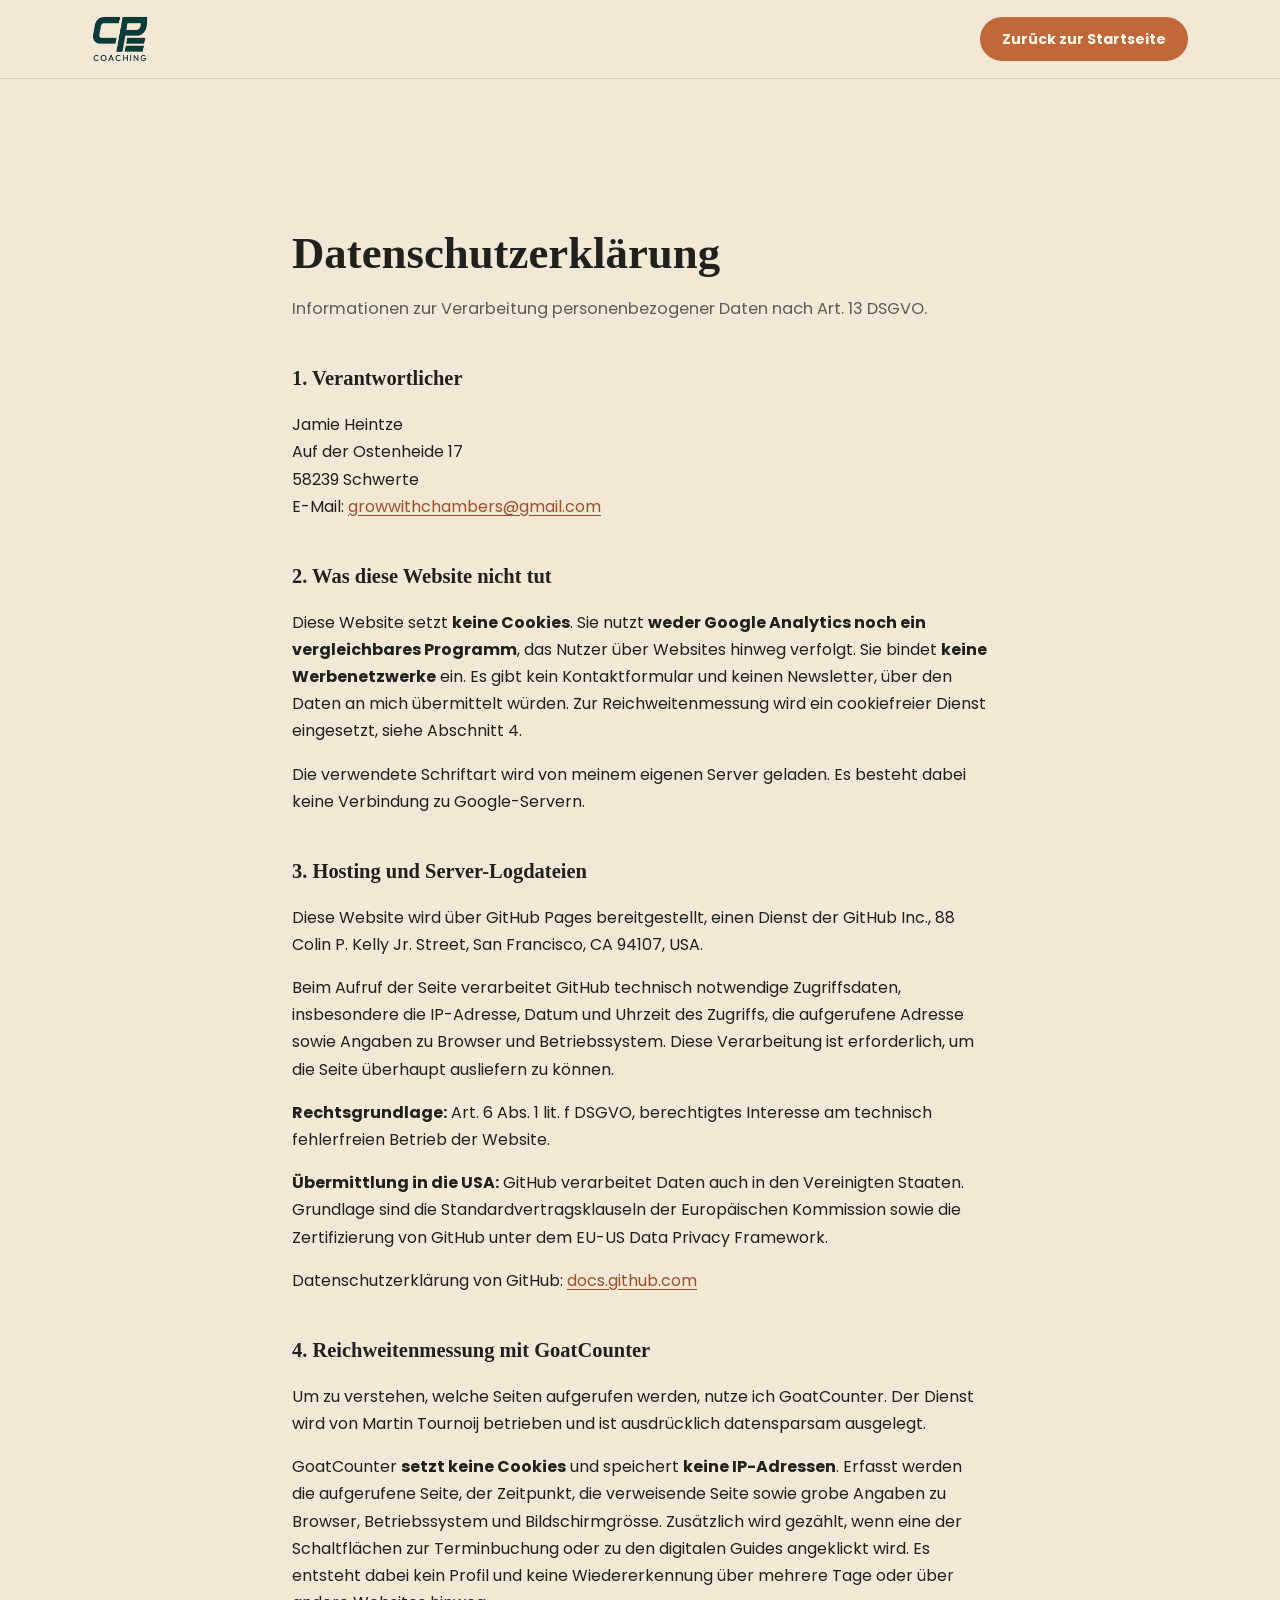
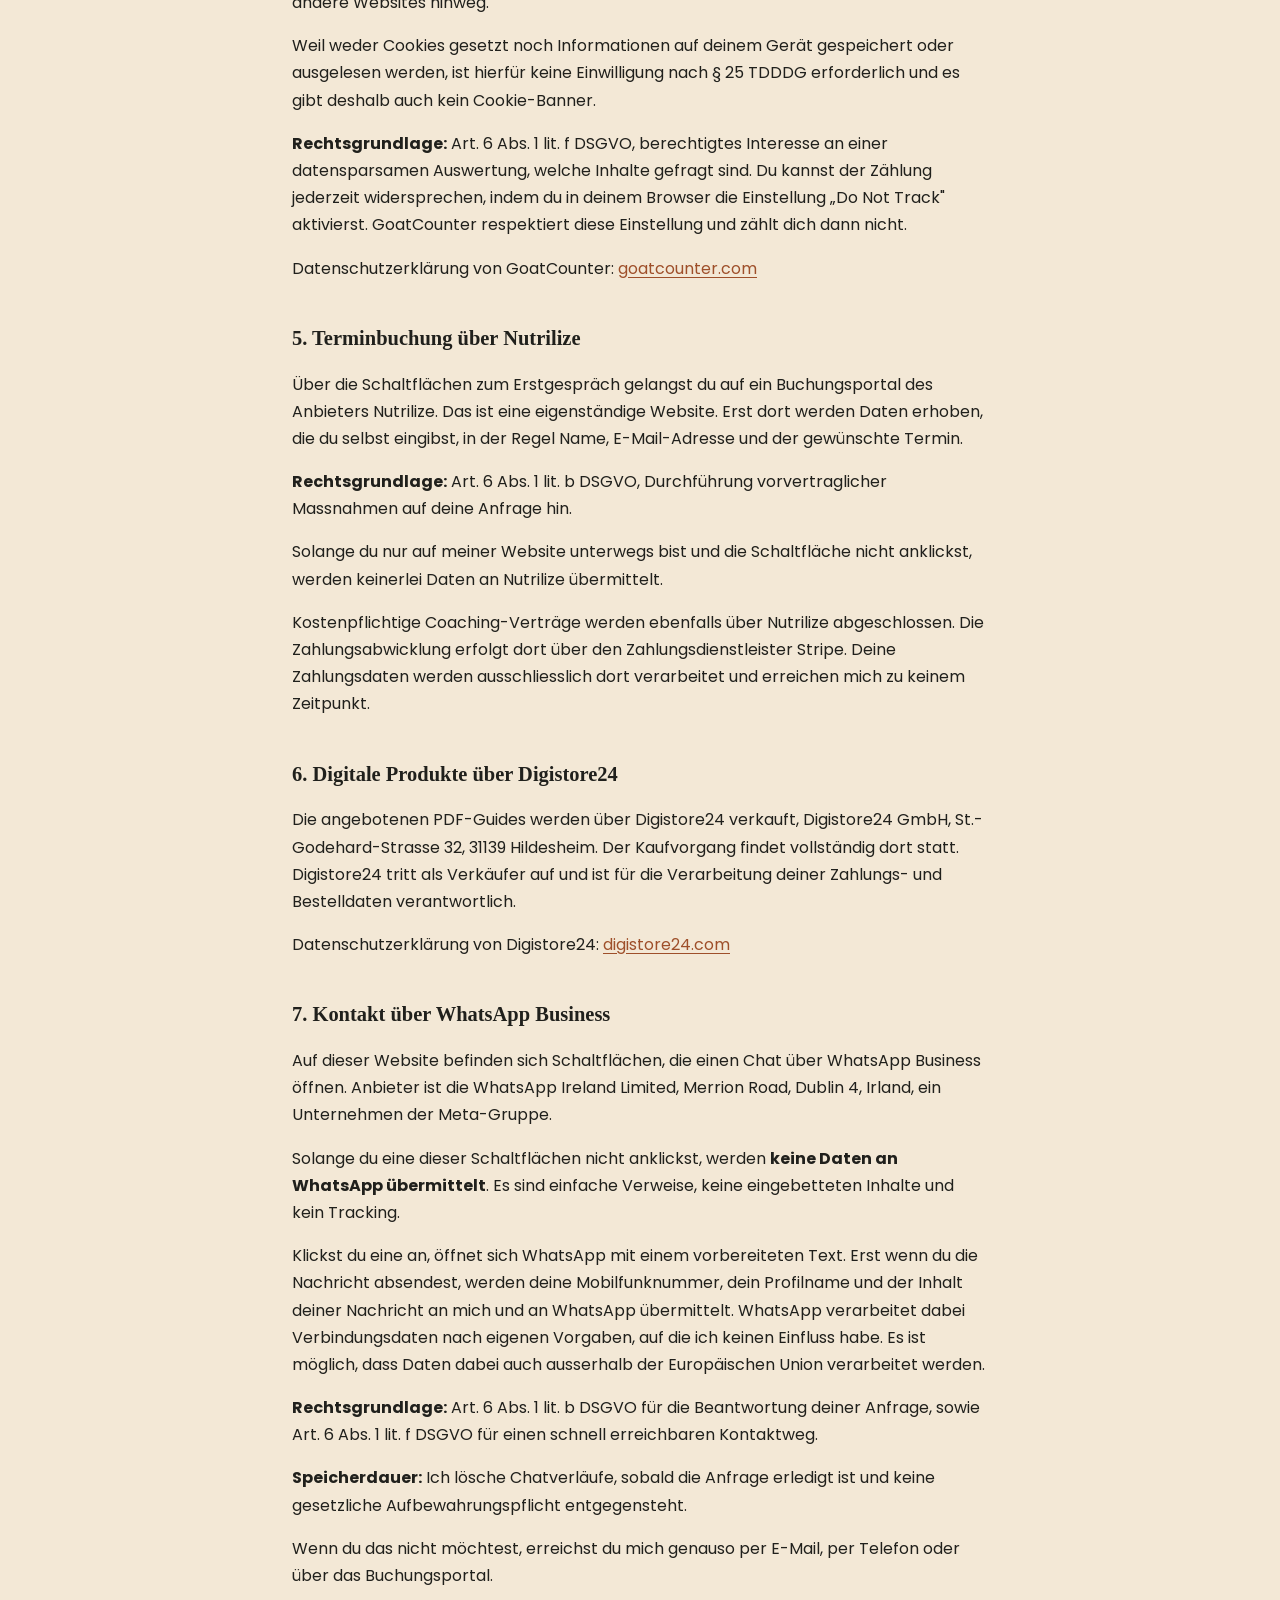
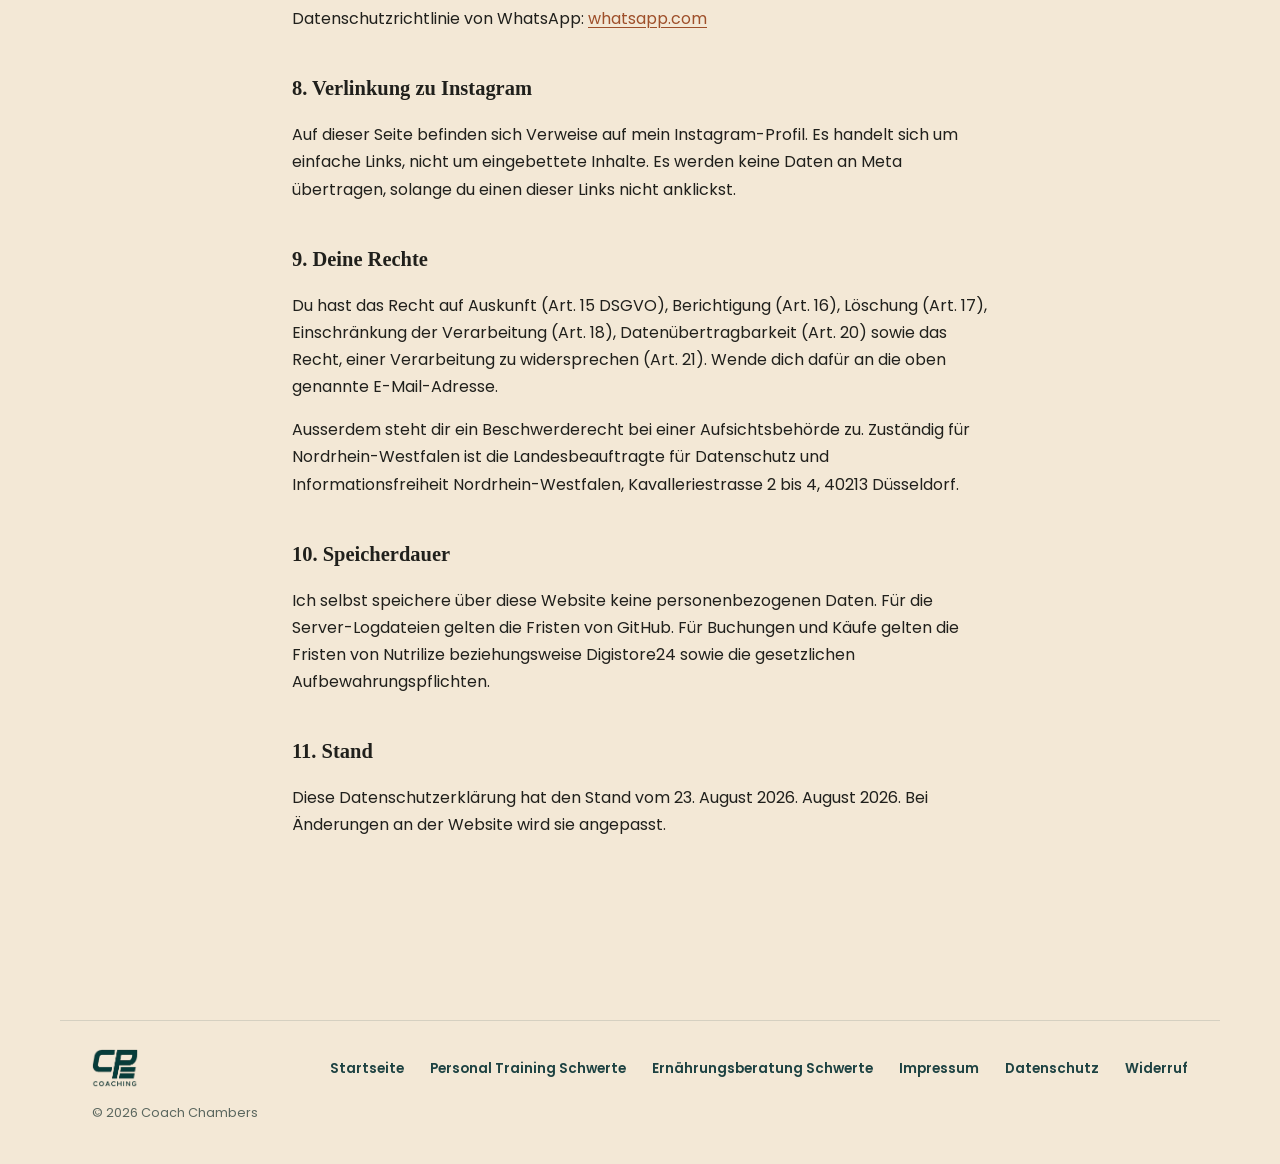
<file: datenschutz/index.html>
<!doctype html>
<html lang="de">
<head>
  <meta charset="UTF-8">
  <meta name="viewport" content="width=device-width, initial-scale=1.0">
  <title>Datenschutzerklärung | CP Coaching</title>
  <meta name="description" content="Datenschutzerklärung von CP Coaching, Schwerte. Welche Daten beim Besuch dieser Website verarbeitet werden.">
  <meta name="robots" content="noindex, follow">
  <link rel="canonical" href="https://coach-chambers.de/datenschutz/">
  <link rel="icon" href="../images/brand/favicon-192.png" type="image/png">
  <link rel="stylesheet" href="../css/fonts.css?v=20261022a">
  <link rel="stylesheet" href="../css/style.css?v=20261022a">
</head>
<body>
  <header class="nav">
    <div class="wrap">
      <a class="mark" href="../" aria-label="CP Coaching Startseite">
        <picture><source srcset="../images/brand/cp-coaching-logo-teal-transparent.webp" type="image/webp"><img src="../images/brand/cp-coaching-logo-teal-transparent.png" alt="CP Coaching" width="420" height="346" loading="eager" fetchpriority="high" decoding="async"></picture>
      </a>
      <a class="navcta" href="../">Zurück zur Startseite</a>
    </div>
  </header>
  <main>
    <section class="section legal">
      <div class="wrap">
        <h1>Datenschutzerklärung</h1>
        <p class="legal-lead">Informationen zur Verarbeitung personenbezogener Daten nach Art. 13 DSGVO.</p>

        <h2>1. Verantwortlicher</h2>
        <p>
          Jamie Heintze<br>
          Auf der Ostenheide 17<br>
          58239 Schwerte<br>
          E-Mail: <a href="mailto:growwithchambers@gmail.com">growwithchambers@gmail.com</a>
        </p>

        <h2>2. Was diese Website nicht tut</h2>
        <p>Diese Website setzt <b>keine Cookies</b>. Sie nutzt <b>weder Google Analytics noch ein vergleichbares Programm</b>, das Nutzer über Websites hinweg verfolgt. Sie bindet <b>keine Werbenetzwerke</b> ein. Es gibt kein Kontaktformular und keinen Newsletter, über den Daten an mich übermittelt würden. Zur Reichweitenmessung wird ein cookiefreier Dienst eingesetzt, siehe Abschnitt 4.</p>
        <p>Die verwendete Schriftart wird von meinem eigenen Server geladen. Es besteht dabei keine Verbindung zu Google-Servern.</p>

        <h2>3. Hosting und Server-Logdateien</h2>
        <p>Diese Website wird über GitHub Pages bereitgestellt, einen Dienst der GitHub Inc., 88 Colin P. Kelly Jr. Street, San Francisco, CA 94107, USA.</p>
        <p>Beim Aufruf der Seite verarbeitet GitHub technisch notwendige Zugriffsdaten, insbesondere die IP-Adresse, Datum und Uhrzeit des Zugriffs, die aufgerufene Adresse sowie Angaben zu Browser und Betriebssystem. Diese Verarbeitung ist erforderlich, um die Seite überhaupt ausliefern zu können.</p>
        <p><b>Rechtsgrundlage:</b> Art. 6 Abs. 1 lit. f DSGVO, berechtigtes Interesse am technisch fehlerfreien Betrieb der Website.</p>
        <p><b>Übermittlung in die USA:</b> GitHub verarbeitet Daten auch in den Vereinigten Staaten. Grundlage sind die Standardvertragsklauseln der Europäischen Kommission sowie die Zertifizierung von GitHub unter dem EU-US Data Privacy Framework.</p>
        <p>Datenschutzerklärung von GitHub: <a href="https://docs.github.com/de/site-policy/privacy-policies/github-privacy-statement" target="_blank" rel="noopener">docs.github.com</a></p>

        <h2>4. Reichweitenmessung mit GoatCounter</h2>
        <p>Um zu verstehen, welche Seiten aufgerufen werden, nutze ich GoatCounter. Der Dienst wird von Martin Tournoij betrieben und ist ausdrücklich datensparsam ausgelegt.</p>
        <p>GoatCounter <b>setzt keine Cookies</b> und speichert <b>keine IP-Adressen</b>. Erfasst werden die aufgerufene Seite, der Zeitpunkt, die verweisende Seite sowie grobe Angaben zu Browser, Betriebssystem und Bildschirmgrösse. Zusätzlich wird gezählt, wenn eine der Schaltflächen zur Terminbuchung oder zu den digitalen Guides angeklickt wird. Es entsteht dabei kein Profil und keine Wiedererkennung über mehrere Tage oder über andere Websites hinweg.</p>
        <p>Weil weder Cookies gesetzt noch Informationen auf deinem Gerät gespeichert oder ausgelesen werden, ist hierfür keine Einwilligung nach § 25 TDDDG erforderlich und es gibt deshalb auch kein Cookie-Banner.</p>
        <p><b>Rechtsgrundlage:</b> Art. 6 Abs. 1 lit. f DSGVO, berechtigtes Interesse an einer datensparsamen Auswertung, welche Inhalte gefragt sind. Du kannst der Zählung jederzeit widersprechen, indem du in deinem Browser die Einstellung „Do Not Track" aktivierst. GoatCounter respektiert diese Einstellung und zählt dich dann nicht.</p>
        <p>Datenschutzerklärung von GoatCounter: <a href="https://www.goatcounter.com/help/privacy" target="_blank" rel="noopener">goatcounter.com</a></p>

        <h2>5. Terminbuchung über Nutrilize</h2>
        <p>Über die Schaltflächen zum Erstgespräch gelangst du auf ein Buchungsportal des Anbieters Nutrilize. Das ist eine eigenständige Website. Erst dort werden Daten erhoben, die du selbst eingibst, in der Regel Name, E-Mail-Adresse und der gewünschte Termin.</p>
        <p><b>Rechtsgrundlage:</b> Art. 6 Abs. 1 lit. b DSGVO, Durchführung vorvertraglicher Massnahmen auf deine Anfrage hin.</p>
        <p>Solange du nur auf meiner Website unterwegs bist und die Schaltfläche nicht anklickst, werden keinerlei Daten an Nutrilize übermittelt.</p>
        <p>Kostenpflichtige Coaching-Verträge werden ebenfalls über Nutrilize abgeschlossen. Die Zahlungsabwicklung erfolgt dort über den Zahlungsdienstleister Stripe. Deine Zahlungsdaten werden ausschliesslich dort verarbeitet und erreichen mich zu keinem Zeitpunkt.</p>

        <h2>6. Digitale Produkte über Digistore24</h2>
        <p>Die angebotenen PDF-Guides werden über Digistore24 verkauft, Digistore24 GmbH, St.-Godehard-Strasse 32, 31139 Hildesheim. Der Kaufvorgang findet vollständig dort statt. Digistore24 tritt als Verkäufer auf und ist für die Verarbeitung deiner Zahlungs- und Bestelldaten verantwortlich.</p>
        <p>Datenschutzerklärung von Digistore24: <a href="https://www.digistore24.com/page/privacy" target="_blank" rel="noopener">digistore24.com</a></p>

        <h2>7. Kontakt über WhatsApp Business</h2>
        <p>Auf dieser Website befinden sich Schaltflächen, die einen Chat über WhatsApp Business öffnen. Anbieter ist die WhatsApp Ireland Limited, Merrion Road, Dublin 4, Irland, ein Unternehmen der Meta-Gruppe.</p>
        <p>Solange du eine dieser Schaltflächen nicht anklickst, werden <b>keine Daten an WhatsApp übermittelt</b>. Es sind einfache Verweise, keine eingebetteten Inhalte und kein Tracking.</p>
        <p>Klickst du eine an, öffnet sich WhatsApp mit einem vorbereiteten Text. Erst wenn du die Nachricht absendest, werden deine Mobilfunknummer, dein Profilname und der Inhalt deiner Nachricht an mich und an WhatsApp übermittelt. WhatsApp verarbeitet dabei Verbindungsdaten nach eigenen Vorgaben, auf die ich keinen Einfluss habe. Es ist möglich, dass Daten dabei auch ausserhalb der Europäischen Union verarbeitet werden.</p>
        <p><b>Rechtsgrundlage:</b> Art. 6 Abs. 1 lit. b DSGVO für die Beantwortung deiner Anfrage, sowie Art. 6 Abs. 1 lit. f DSGVO für einen schnell erreichbaren Kontaktweg.</p>
        <p><b>Speicherdauer:</b> Ich lösche Chatverläufe, sobald die Anfrage erledigt ist und keine gesetzliche Aufbewahrungspflicht entgegensteht.</p>
        <p>Wenn du das nicht möchtest, erreichst du mich genauso per E-Mail, per Telefon oder über das Buchungsportal.</p>
        <p>Datenschutzrichtlinie von WhatsApp: <a href="https://www.whatsapp.com/legal/privacy-policy-eea" target="_blank" rel="noopener">whatsapp.com</a></p>

        <h2>8. Verlinkung zu Instagram</h2>
        <p>Auf dieser Seite befinden sich Verweise auf mein Instagram-Profil. Es handelt sich um einfache Links, nicht um eingebettete Inhalte. Es werden keine Daten an Meta übertragen, solange du einen dieser Links nicht anklickst.</p>

        <h2>9. Deine Rechte</h2>
        <p>Du hast das Recht auf Auskunft (Art. 15 DSGVO), Berichtigung (Art. 16), Löschung (Art. 17), Einschränkung der Verarbeitung (Art. 18), Datenübertragbarkeit (Art. 20) sowie das Recht, einer Verarbeitung zu widersprechen (Art. 21). Wende dich dafür an die oben genannte E-Mail-Adresse.</p>
        <p>Ausserdem steht dir ein Beschwerderecht bei einer Aufsichtsbehörde zu. Zuständig für Nordrhein-Westfalen ist die Landesbeauftragte für Datenschutz und Informationsfreiheit Nordrhein-Westfalen, Kavalleriestrasse 2 bis 4, 40213 Düsseldorf.</p>

        <h2>10. Speicherdauer</h2>
        <p>Ich selbst speichere über diese Website keine personenbezogenen Daten. Für die Server-Logdateien gelten die Fristen von GitHub. Für Buchungen und Käufe gelten die Fristen von Nutrilize beziehungsweise Digistore24 sowie die gesetzlichen Aufbewahrungspflichten.</p>

        <h2>11. Stand</h2>
        <p>Diese Datenschutzerklärung hat den Stand vom 23. August 2026. August 2026. Bei Änderungen an der Website wird sie angepasst.</p>
      </div>
    </section>
  </main>
  <footer class="site-footer">
    <div class="wrap">
      <a class="mark" href="../" aria-label="CP Coaching Startseite">
        <picture><source srcset="../images/brand/cp-coaching-logo-teal-transparent.webp" type="image/webp"><img src="../images/brand/cp-coaching-logo-teal-transparent.png" alt="CP Coaching" width="420" height="346" loading="lazy" decoding="async"></picture>
      </a>
      <nav class="foot-links">
        <a href="../">Startseite</a>
        <a href="../personal-training-schwerte/">Personal Training Schwerte</a>
        <a href="../ernaehrungsberatung-schwerte/">Ernährungsberatung Schwerte</a>
        <a href="../impressum/">Impressum</a>
        <a href="../datenschutz/">Datenschutz</a>
        <a href="../widerruf/">Widerruf</a>
      </nav>
      <small>&copy; 2026 Coach Chambers</small>
    </div>
  </footer>
  <script data-goatcounter="https://coachchambers.goatcounter.com/count"
          async src="//gc.zgo.at/count.js"></script>
</body>
</html>
</file>
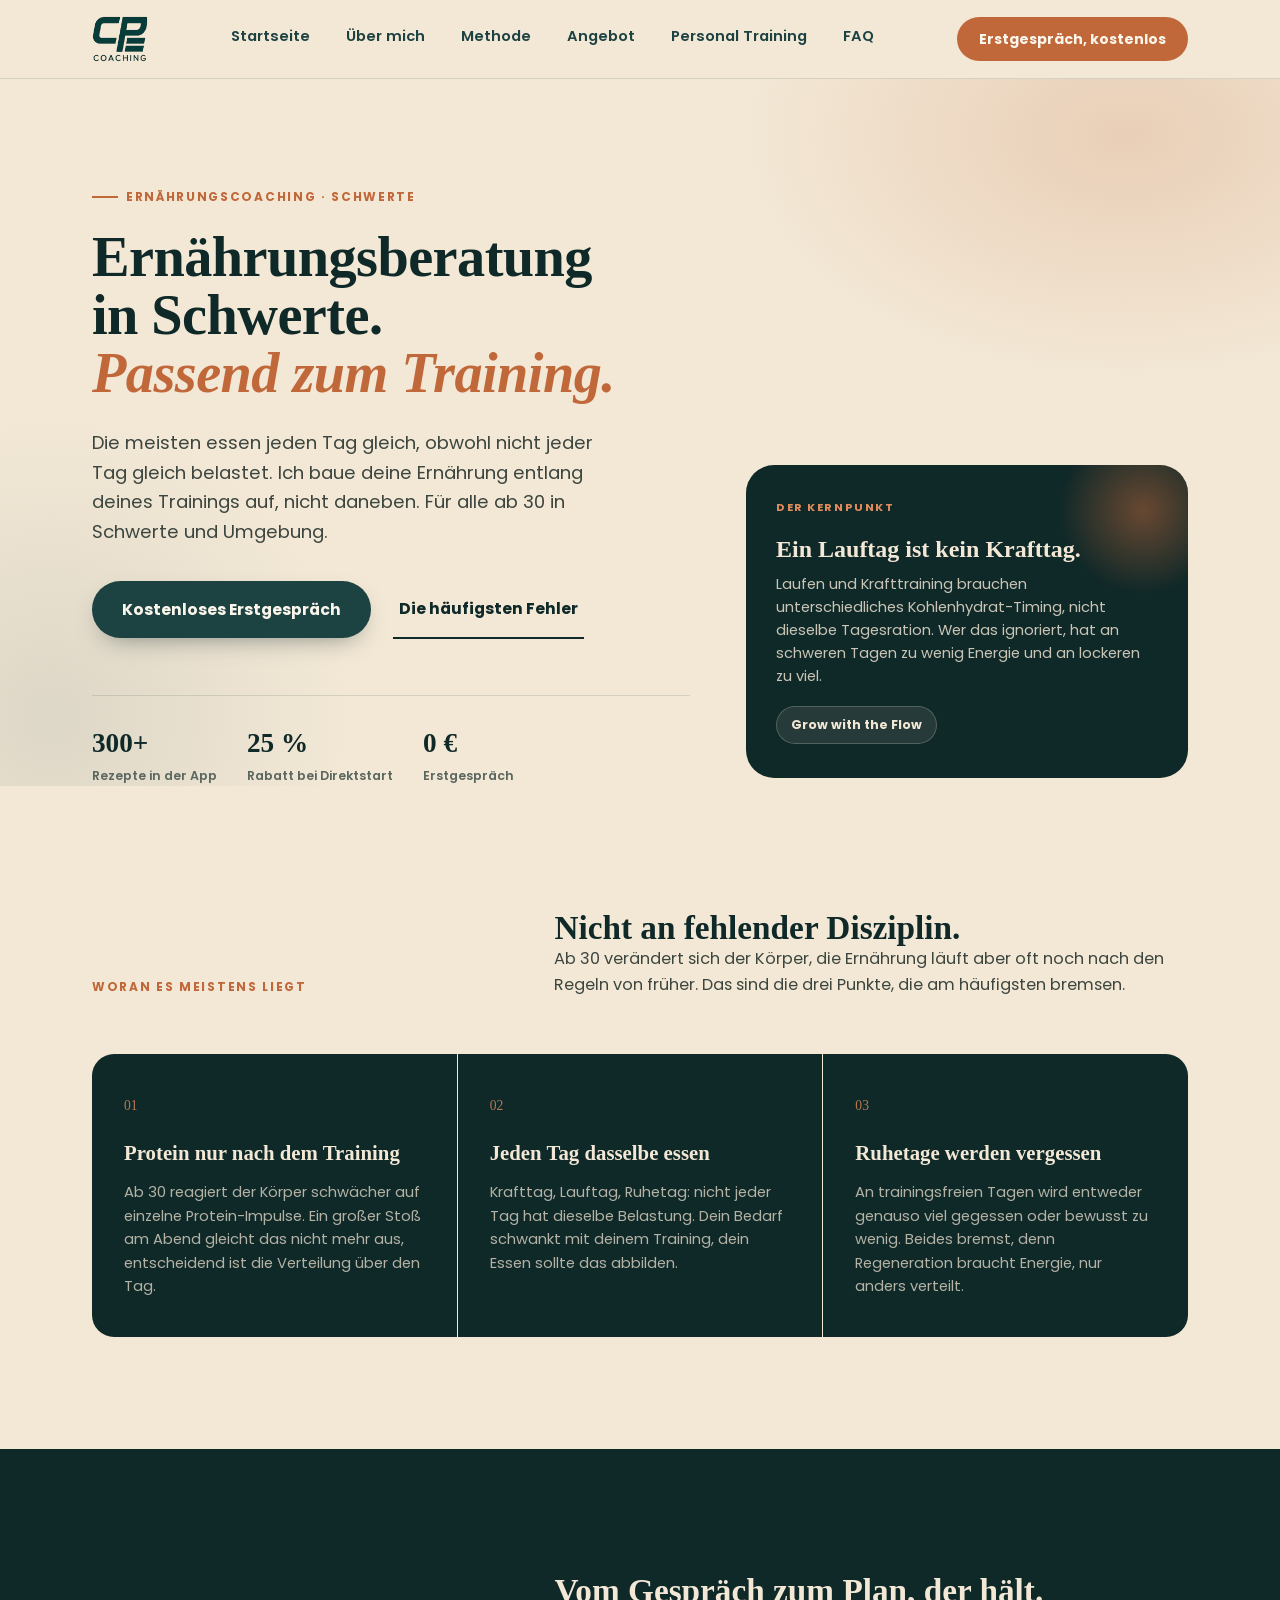
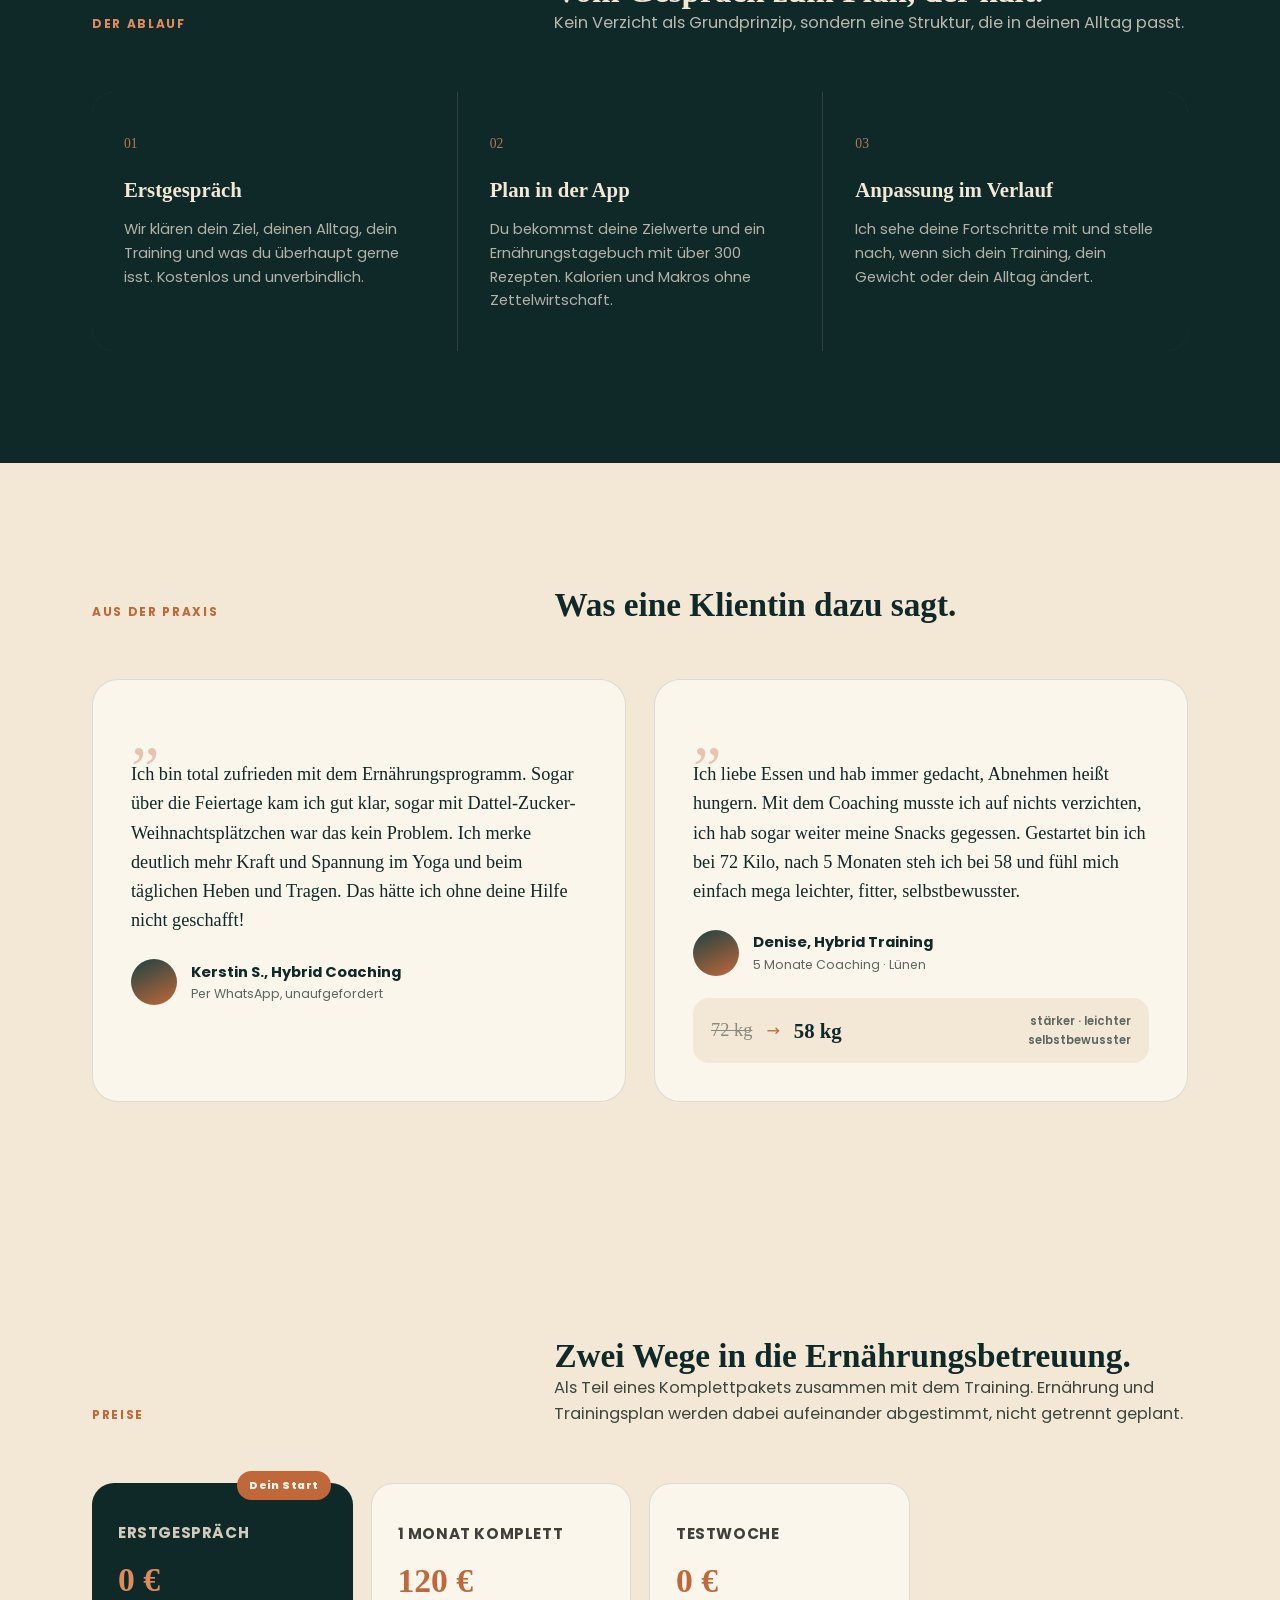
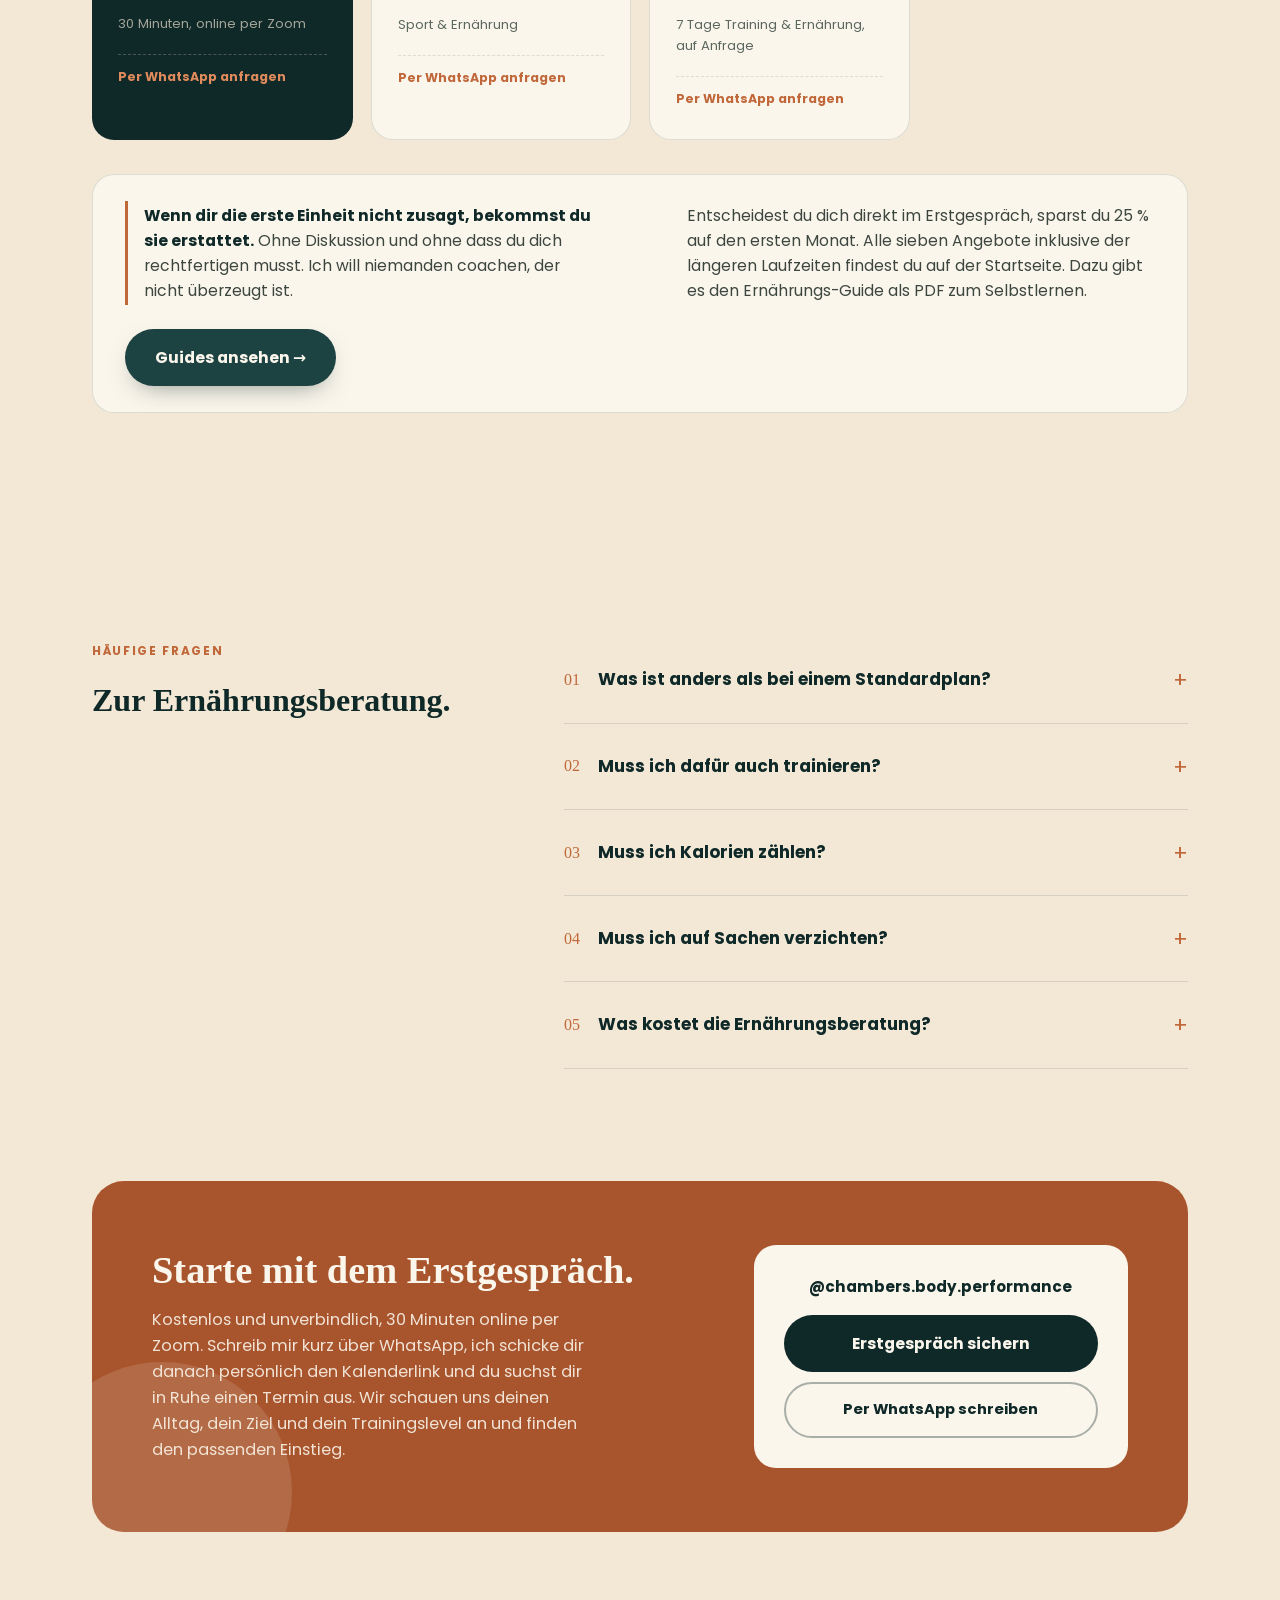
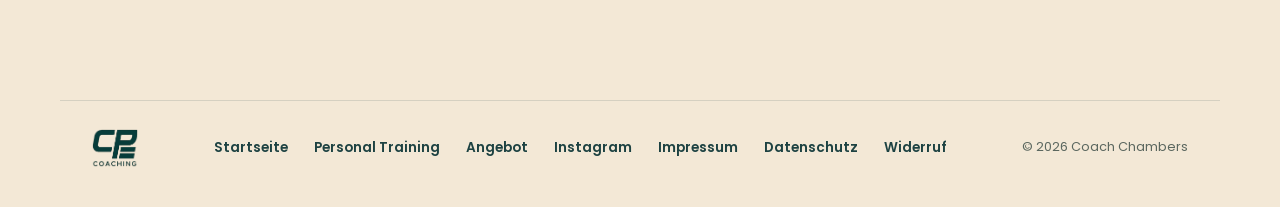
<file: ernaehrungsberatung-schwerte/index.html>
<!doctype html>
<html lang="de">
<head>
  <meta charset="UTF-8">
  <meta name="viewport" content="width=device-width, initial-scale=1.0">
  <title>Ernährungsberatung Schwerte | Passend zu deinem Training</title>
  <meta name="description" content="Ernährungsberatung in Schwerte, abgestimmt auf dein Training: ein Lauftag braucht anderes Timing als ein Krafttag. Für alle ab 30. Erstgespräch kostenlos.">
  <link rel="canonical" href="https://coach-chambers.de/ernaehrungsberatung-schwerte/">
  <meta name="geo.region" content="DE-NW">
  <meta name="geo.placename" content="Schwerte">
  <link rel="icon" href="../images/brand/favicon-192.png" type="image/png">
  <link rel="apple-touch-icon" href="../images/brand/favicon-192.png">
  <meta property="og:type" content="website">
  <meta property="og:site_name" content="CP Coaching">
  <meta property="og:title" content="Ernährungsberatung Schwerte | Passend zu deinem Training">
  <meta property="og:description" content="Ernährung abgestimmt auf dein Training statt Standardplan. Für alle ab 30 in Schwerte und Umgebung.">
  <meta property="og:url" content="https://coach-chambers.de/ernaehrungsberatung-schwerte/">
  <meta property="og:locale" content="de_DE">
  <meta property="og:image" content="https://coach-chambers.de/images/og/og-coach-chambers.png">
  <meta property="og:image:width" content="1200">
  <meta property="og:image:height" content="630">
  <meta name="twitter:card" content="summary_large_image">
  <meta name="twitter:title" content="Ernährungsberatung Schwerte | Passend zu deinem Training">
  <meta name="twitter:description" content="Ernährung abgestimmt auf dein Training statt Standardplan. Für alle ab 30 in Schwerte und Umgebung.">
  <meta name="twitter:image" content="https://coach-chambers.de/images/og/og-coach-chambers.png">
  <link rel="stylesheet" href="../css/fonts.css?v=20261022a">
  <link rel="stylesheet" href="../css/style.css?v=20261022a">
  <script type="application/ld+json">
  {
    "@context": "https://schema.org",
    "@type": "Service",
    "name": "Ernährungsberatung Schwerte",
    "serviceType": "Ernährungsberatung",
    "description": "Ernährungscoaching, das auf die jeweilige Trainingsform abgestimmt wird statt standardisiert zu sein. Lauftage, Krafttage und Ruhetage werden unterschiedlich behandelt.",
    "url": "https://coach-chambers.de/ernaehrungsberatung-schwerte/",
    "provider": { "@id": "https://coach-chambers.de/#business" },
    "areaServed": {
      "@type": "City",
      "name": "Schwerte",
      "containedInPlace": { "@type": "State", "name": "Nordrhein-Westfalen" }
    },
    "audience": {
      "@type": "Audience",
      "audienceType": "Erwachsene ab 30"
    }
  }
  </script>
  <script type="application/ld+json">
  {
    "@context": "https://schema.org",
    "@type": "BreadcrumbList",
    "itemListElement": [
      { "@type": "ListItem", "position": 1, "name": "Startseite", "item": "https://coach-chambers.de/" },
      { "@type": "ListItem", "position": 2, "name": "Ernährungsberatung Schwerte", "item": "https://coach-chambers.de/ernaehrungsberatung-schwerte/" }
    ]
  }
  </script>
  <script type="application/ld+json">
  {
    "@context": "https://schema.org",
    "@type": "FAQPage",
    "mainEntity": [
      {
        "@type": "Question",
        "name": "Was unterscheidet die Ernährungsberatung von einem Standard-Ernährungsplan?",
        "acceptedAnswer": {
          "@type": "Answer",
          "text": "Ein Standardplan kennt dein Training nicht. Ein Lauftag braucht ein anderes Kohlenhydrat-Timing als ein schwerer Krafttag, und ein Ruhetag wieder ein anderes. Die Ernährung wird entlang deines Trainingsplans aufgebaut, nicht daneben."
        }
      },
      {
        "@type": "Question",
        "name": "Muss ich für die Ernährungsberatung auch trainieren?",
        "acceptedAnswer": {
          "@type": "Answer",
          "text": "Die Ernährungsbetreuung ist Teil jedes Komplettpakets. Ihre volle Wirkung entfaltet sie, wenn sie auf ein laufendes Training abgestimmt wird."
        }
      },
      {
        "@type": "Question",
        "name": "Muss ich Kalorien zählen?",
        "acceptedAnswer": {
          "@type": "Answer",
          "text": "Die App bietet ein Ernährungstagebuch mit über 300 Rezepten, damit Kalorien und Makros ohne Zettelwirtschaft nachvollziehbar bleiben. Wie genau du trackst, klären wir im Erstgespräch, es geht um Alltagstauglichkeit, nicht um Perfektion."
        }
      },
      {
        "@type": "Question",
        "name": "Was kostet Ernährungsberatung in Schwerte?",
        "acceptedAnswer": {
          "@type": "Answer",
          "text": "Die Komplettpakete aus Sport und Ernährung starten bei 120 Euro für einen Monat. Das Erstgespräch ist immer kostenlos."
        }
      }
    ]
  }
  </script>
</head>
<body>

  <header class="nav">
    <div class="wrap">
      <a class="mark" href="../" aria-label="CP Coaching Startseite">
        <picture><source srcset="../images/brand/cp-coaching-logo-teal-transparent.webp" type="image/webp"><img src="../images/brand/cp-coaching-logo-teal-transparent.png" alt="CP Coaching" width="420" height="346" loading="eager" fetchpriority="high" decoding="async"></picture>
      </a>
      <nav class="navlinks" id="hauptmenue">
        <a href="../">Startseite</a>
        <a href="../#about">Über mich</a>
        <a href="../#method">Methode</a>
        <a href="../#pricing">Angebot</a>
        <a href="../personal-training-schwerte/">Personal Training</a>
        <a href="../#faq">FAQ</a>
      </nav>
      <button class="navtoggle" type="button" aria-label="Menü öffnen" aria-expanded="false" aria-controls="hauptmenue">
        <span></span><span></span><span></span>
      </button>
      <a class="navcta" href="https://wa.me/4915233956300?text=Hallo%20Coach%20Chambers%2C%20ich%20m%C3%B6chte%20gerne%20ein%20kostenloses%20Erstgespr%C3%A4ch%20vereinbaren." target="_blank" rel="noopener">Erstgespräch<span class="ctalang">, kostenlos</span></a>
    </div>
  </header>

  <main>

    <section class="hero">
      <div class="hero-bg"></div>
      <div class="wrap">
        <div>
          <p class="eyebrow">Ernährungscoaching &middot; Schwerte</p>
          <h1>Ernährungsberatung<br>in Schwerte.<br><em>Passend zum Training.</em></h1>
          <p class="lede">Die meisten essen jeden Tag gleich, obwohl nicht jeder Tag gleich belastet. Ich baue deine Ernährung entlang deines Trainings auf, nicht daneben. Für alle ab 30 in Schwerte und Umgebung.</p>
          <div class="hero-actions">
            <a class="btn" href="https://wa.me/4915233956300?text=Hallo%20Coach%20Chambers%2C%20ich%20m%C3%B6chte%20gerne%20ein%20kostenloses%20Erstgespr%C3%A4ch%20vereinbaren." target="_blank" rel="noopener">Kostenloses Erstgespräch</a>
            <a class="btn alt" href="#fehler">Die häufigsten Fehler</a>
          </div>
          <div class="hero-stats">
            <div><b>300+</b><span>Rezepte in der App</span></div>
            <div><b>25&nbsp;%</b><span>Rabatt bei Direktstart</span></div>
            <div><b>0&nbsp;€</b><span>Erstgespräch</span></div>
          </div>
        </div>
        <div>
          <div class="hero-card">
            <p class="tag">Der Kernpunkt</p>
            <h2>Ein Lauftag ist kein Krafttag.</h2>
            <p>Laufen und Krafttraining brauchen unterschiedliches Kohlenhydrat-Timing, nicht dieselbe Tagesration. Wer das ignoriert, hat an schweren Tagen zu wenig Energie und an lockeren zu viel.</p>
            <span class="badge">Grow with the Flow</span>
          </div>
        </div>
      </div>
    </section>

    <section class="section reveal" id="fehler">
      <div class="wrap">
        <div class="section-head">
          <div><span class="kicker">Woran es meistens liegt</span></div>
          <div>
            <h2>Nicht an fehlender Disziplin.</h2>
            <p>Ab 30 verändert sich der Körper, die Ernährung läuft aber oft noch nach den Regeln von früher. Das sind die drei Punkte, die am häufigsten bremsen.</p>
          </div>
        </div>
        <div class="method-grid">
          <div class="method-card">
            <span class="num">01</span>
            <h3>Protein nur nach dem Training</h3>
            <p>Ab 30 reagiert der Körper schwächer auf einzelne Protein-Impulse. Ein großer Stoß am Abend gleicht das nicht mehr aus, entscheidend ist die Verteilung über den Tag.</p>
          </div>
          <div class="method-card">
            <span class="num">02</span>
            <h3>Jeden Tag dasselbe essen</h3>
            <p>Krafttag, Lauftag, Ruhetag: nicht jeder Tag hat dieselbe Belastung. Dein Bedarf schwankt mit deinem Training, dein Essen sollte das abbilden.</p>
          </div>
          <div class="method-card">
            <span class="num">03</span>
            <h3>Ruhetage werden vergessen</h3>
            <p>An trainingsfreien Tagen wird entweder genauso viel gegessen oder bewusst zu wenig. Beides bremst, denn Regeneration braucht Energie, nur anders verteilt.</p>
          </div>
        </div>
      </div>
    </section>

    <section class="section method-section reveal" id="ablauf">
      <div class="wrap">
        <div class="section-head">
          <div><span class="kicker">Der Ablauf</span></div>
          <div>
            <h2>Vom Gespräch zum Plan, der hält.</h2>
            <p>Kein Verzicht als Grundprinzip, sondern eine Struktur, die in deinen Alltag passt.</p>
          </div>
        </div>
        <div class="method-grid">
          <div class="method-card">
            <span class="num">01</span>
            <h3>Erstgespräch</h3>
            <p>Wir klären dein Ziel, deinen Alltag, dein Training und was du überhaupt gerne isst. Kostenlos und unverbindlich.</p>
          </div>
          <div class="method-card">
            <span class="num">02</span>
            <h3>Plan in der App</h3>
            <p>Du bekommst deine Zielwerte und ein Ernährungstagebuch mit über 300 Rezepten. Kalorien und Makros ohne Zettelwirtschaft.</p>
          </div>
          <div class="method-card">
            <span class="num">03</span>
            <h3>Anpassung im Verlauf</h3>
            <p>Ich sehe deine Fortschritte mit und stelle nach, wenn sich dein Training, dein Gewicht oder dein Alltag ändert.</p>
          </div>
        </div>
      </div>
    </section>

    <section class="section reveal" id="stimme">
      <div class="wrap">
        <div class="section-head">
          <div><span class="kicker">Aus der Praxis</span></div>
          <div><h2>Was eine Klientin dazu sagt.</h2></div>
        </div>
        <div class="testi-grid">
          <div class="testi-card">
            <span class="quote-mark">&bdquo;</span>
            <blockquote>Ich bin total zufrieden mit dem Ernährungsprogramm. Sogar über die Feiertage kam ich gut klar, sogar mit Dattel-Zucker-Weihnachtsplätzchen war das kein Problem. Ich merke deutlich mehr Kraft und Spannung im Yoga und beim täglichen Heben und Tragen. Das hätte ich ohne deine Hilfe nicht geschafft!</blockquote>
            <div class="testi-person">
              <span class="testi-avatar"></span>
              <div>
                <div class="testi-name">Kerstin S., Hybrid Coaching</div>
                <div class="testi-meta">Per WhatsApp, unaufgefordert</div>
              </div>
            </div>
          </div>
          <div class="testi-card">
            <span class="quote-mark">&bdquo;</span>
            <blockquote>Ich liebe Essen und hab immer gedacht, Abnehmen heißt hungern. Mit dem Coaching musste ich auf nichts verzichten, ich hab sogar weiter meine Snacks gegessen. Gestartet bin ich bei 72 Kilo, nach 5 Monaten steh ich bei 58 und fühl mich einfach mega leichter, fitter, selbstbewusster.</blockquote>
            <div class="testi-person">
              <span class="testi-avatar"></span>
              <div>
                <div class="testi-name">Denise, Hybrid Training</div>
                <div class="testi-meta">5 Monate Coaching &middot; Lünen</div>
              </div>
            </div>
            <div class="testi-stat">
              <span class="from">72 kg</span><span class="arrow">&rarr;</span><span class="to">58 kg</span>
              <span class="stat-label">stärker &middot; leichter<br>selbstbewusster</span>
            </div>
          </div>
        </div>
      </div>
    </section>

    <section class="section reveal" id="preise">
      <div class="wrap">
        <div class="section-head">
          <div><span class="kicker">Preise</span></div>
          <div>
            <h2>Zwei Wege in die Ernährungsbetreuung.</h2>
            <p>Als Teil eines Komplettpakets zusammen mit dem Training. Ernährung und Trainingsplan werden dabei aufeinander abgestimmt, nicht getrennt geplant.</p>
          </div>
        </div>
        <div class="price-row">
          <a class="price-card feat" href="https://wa.me/4915233956300?text=Hallo%20Coach%20Chambers%2C%20ich%20m%C3%B6chte%20gerne%20ein%20kostenloses%20Erstgespr%C3%A4ch%20vereinbaren." target="_blank" rel="noopener">
            <span class="flag">Dein Start</span>
            <h3>Erstgespräch</h3>
            <div class="price">0&nbsp;€</div>
            <div class="price-detail">30 Minuten, online per Zoom</div>
            <span class="dm-hint">Per WhatsApp anfragen</span>
          </a>
          <a class="price-card" href="https://wa.me/4915233956300?text=Hallo%20Coach%20Chambers%2C%20ich%20interessiere%20mich%20f%C3%BCr%20das%20Komplettpaket%20%C3%BCber%201%20Monat.%20Wie%20l%C3%A4uft%20der%20Start%20ab%3F" target="_blank" rel="noopener">
            <h3>1 Monat Komplett</h3>
            <div class="price">120&nbsp;€</div>
            <div class="price-detail">Sport &amp; Ernährung</div>
            <span class="dm-hint">Per WhatsApp anfragen</span>
          </a>
          <a class="price-card" href="https://wa.me/4915233956300?text=Hallo%20Coach%20Chambers%2C%20ich%20bin%20noch%20unsicher%20und%20m%C3%B6chte%20gerne%20die%20kostenlose%20Testwoche%20nutzen." target="_blank" rel="noopener">
            <h3>Testwoche</h3>
            <div class="price">0&nbsp;€</div>
            <div class="price-detail">7 Tage Training &amp; Ernährung, auf Anfrage</div>
            <span class="dm-hint">Per WhatsApp anfragen</span>
          </a>
        </div>
        <div class="pricing-note">
          <p class="garantie"><b>Wenn dir die erste Einheit nicht zusagt, bekommst du sie erstattet.</b> Ohne Diskussion und ohne dass du dich rechtfertigen musst. Ich will niemanden coachen, der nicht überzeugt ist.</p>
          <p>Entscheidest du dich direkt im Erstgespräch, sparst du 25&nbsp;% auf den ersten Monat. Alle sieben Angebote inklusive der längeren Laufzeiten findest du auf der Startseite. Dazu gibt es den Ernährungs-Guide als PDF zum Selbstlernen.</p>
          <a class="btn" href="../#guides">Guides ansehen &rarr;</a>
        </div>
      </div>
    </section>

    <section class="section reveal" id="faq">
      <div class="wrap">
        <div class="faq-wrap">
          <div>
            <span class="kicker">Häufige Fragen</span>
            <h2>Zur Ernährungsberatung.</h2>
          </div>
          <div class="faq-list">
            <details class="faq-item">
              <summary><span class="qn">01</span>Was ist anders als bei einem Standardplan?</summary>
              <p>Ein Standardplan kennt dein Training nicht. Ein Lauftag braucht ein anderes Kohlenhydrat-Timing als ein schwerer Krafttag. Deine Ernährung wird entlang deines Trainingsplans aufgebaut.</p>
            </details>
            <details class="faq-item">
              <summary><span class="qn">02</span>Muss ich dafür auch trainieren?</summary>
              <p>Die Ernährungsbetreuung ist Teil jedes Komplettpakets. Sie einzeln zu machen ist möglich, wirkt aber deutlich schwächer, weil das Timing sich am Training orientiert.</p>
            </details>
            <details class="faq-item">
              <summary><span class="qn">03</span>Muss ich Kalorien zählen?</summary>
              <p>Die App hat ein Ernährungstagebuch mit über 300 Rezepten, damit das ohne Zettelwirtschaft läuft. Wie genau du trackst, klären wir im Erstgespräch. Es geht um Alltagstauglichkeit, nicht um Perfektion.</p>
            </details>
            <details class="faq-item">
              <summary><span class="qn">04</span>Muss ich auf Sachen verzichten?</summary>
              <p>Der Ansatz ist nicht Verzicht, sondern Verteilung und Timing. Wie eine Klientin es formuliert hat: sie hat weiter ihre Snacks gegessen und trotzdem ihr Ziel erreicht.</p>
            </details>
            <details class="faq-item">
              <summary><span class="qn">05</span>Was kostet die Ernährungsberatung?</summary>
              <p>Die Komplettpakete aus Sport und Ernährung starten bei 120 Euro für einen Monat und werden pro Monat günstiger, je länger du dabei bleibst. Das Erstgespräch ist immer kostenlos, bei direkter Entscheidung im Gespräch sparst du 25 Prozent auf den ersten Monat. Wer noch unsicher ist, kann stattdessen die kostenlose Testwoche anfragen.</p>
            </details>
          </div>
        </div>
      </div>
    </section>

    <section class="section reveal" id="contact" style="padding-top:0;">
      <div class="wrap">
        <div class="contact">
          <div>
            <h2>Starte mit dem Erstgespräch.</h2>
            <p>Kostenlos und unverbindlich, 30 Minuten online per Zoom. Schreib mir kurz über WhatsApp, ich schicke dir danach persönlich den Kalenderlink und du suchst dir in Ruhe einen Termin aus. Wir schauen uns deinen Alltag, dein Ziel und dein Trainingslevel an und finden den passenden Einstieg.</p>
          </div>
          <div class="contact-cta">
            <div class="ig">@chambers.body.performance</div>
            <a class="btn" href="https://wa.me/4915233956300?text=Hallo%20Coach%20Chambers%2C%20ich%20m%C3%B6chte%20gerne%20ein%20kostenloses%20Erstgespr%C3%A4ch%20vereinbaren." target="_blank" rel="noopener">Erstgespräch sichern</a>
            <a class="btn wa" href="https://wa.me/4915233956300?text=Hallo%20Coach%20Chambers%2C%20ich%20habe%20eine%20Frage%20zum%20Coaching." target="_blank" rel="noopener">Per WhatsApp schreiben</a>
          </div>
        </div>
      </div>
    </section>

  </main>

  <footer class="site-footer">
    <div class="wrap">
      <a class="mark" href="../" aria-label="CP Coaching Startseite">
        <picture><source srcset="../images/brand/cp-coaching-logo-teal-transparent.webp" type="image/webp"><img src="../images/brand/cp-coaching-logo-teal-transparent.png" alt="CP Coaching" width="420" height="346" loading="lazy" decoding="async"></picture>
      </a>
      <nav class="foot-links">
        <a href="../">Startseite</a>
        <a href="../personal-training-schwerte/">Personal Training</a>
        <a href="../#pricing">Angebot</a>
        <a href="https://www.instagram.com/chambers.body.performance" target="_blank" rel="noopener">Instagram</a>
        <a href="../impressum/">Impressum</a>
        <a href="../datenschutz/">Datenschutz</a>
        <a href="../widerruf/">Widerruf</a>
      </nav>
      <small>&copy; 2026 Coach Chambers</small>
    </div>
  </footer>

  <script src="../js/main.js?v=20261022a"></script>
  <script data-goatcounter="https://coachchambers.goatcounter.com/count"
          async src="//gc.zgo.at/count.js"></script>
</body>
</html>
</file>
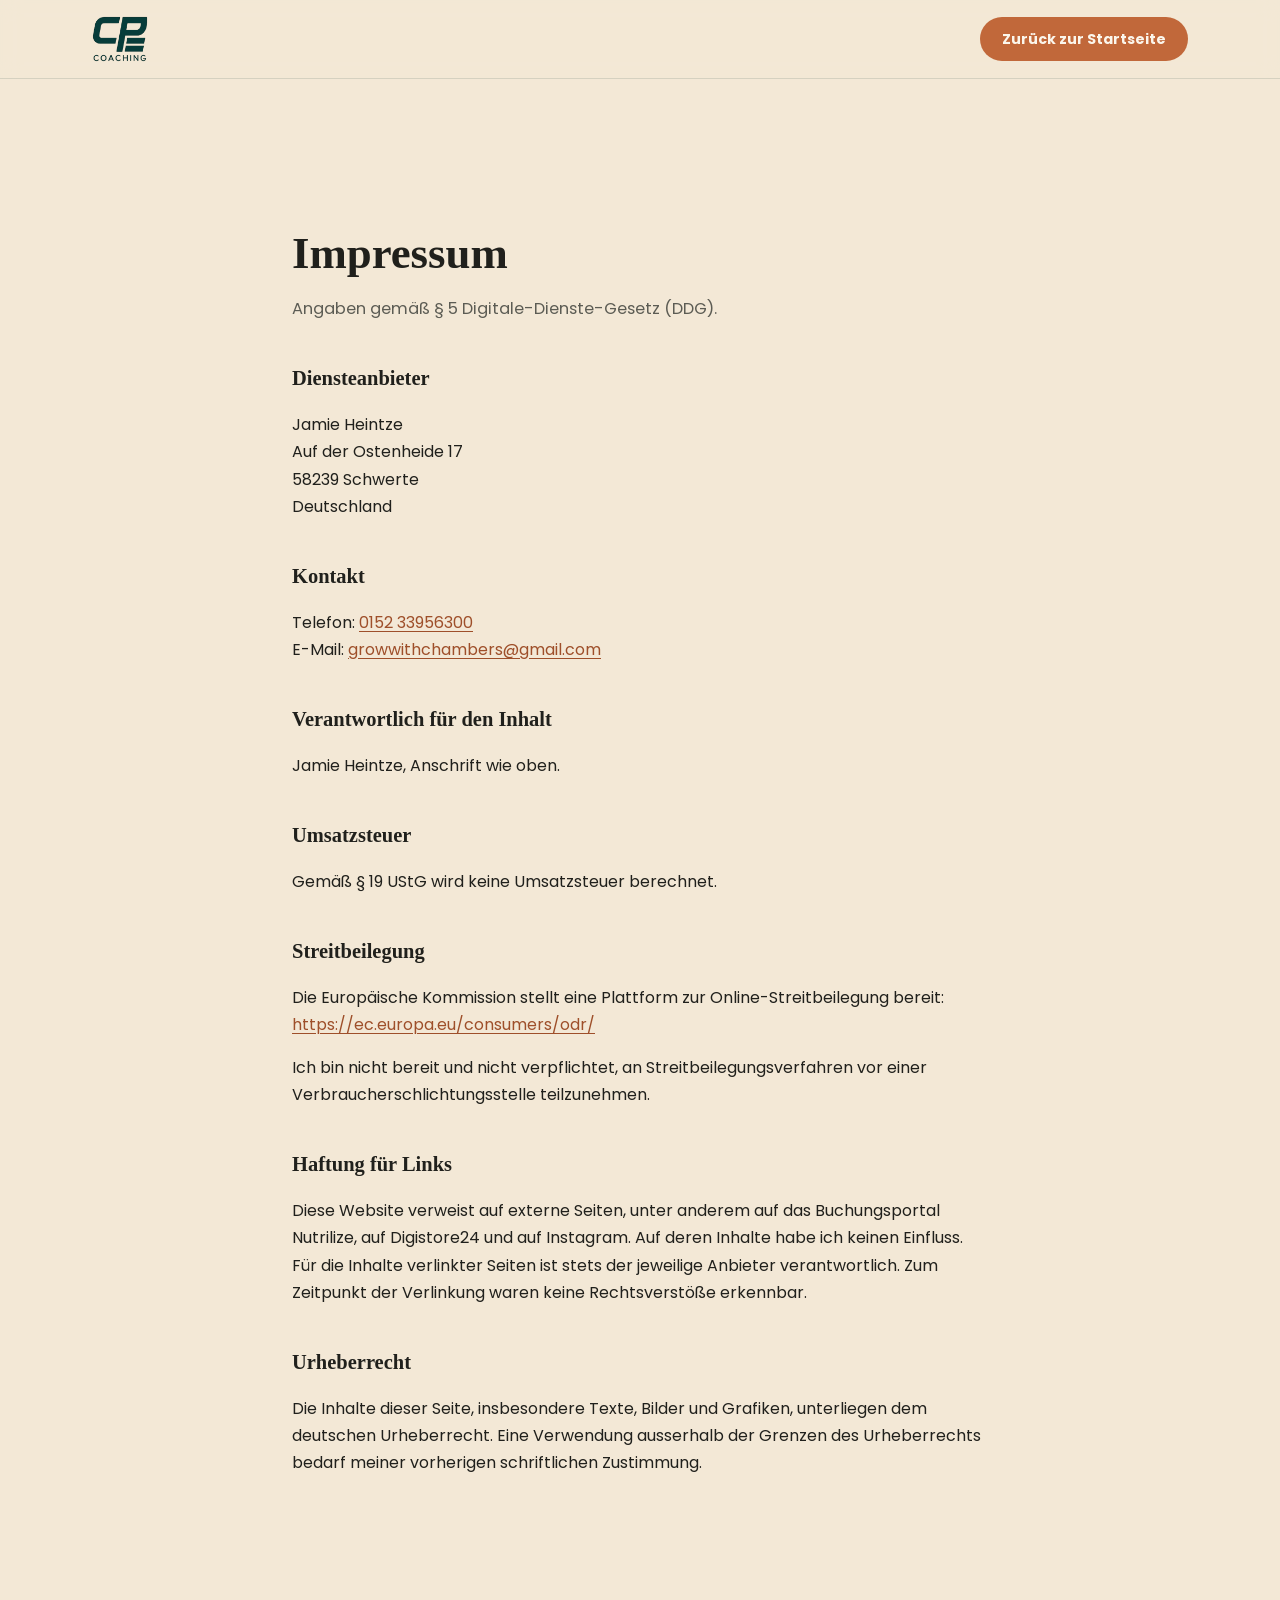
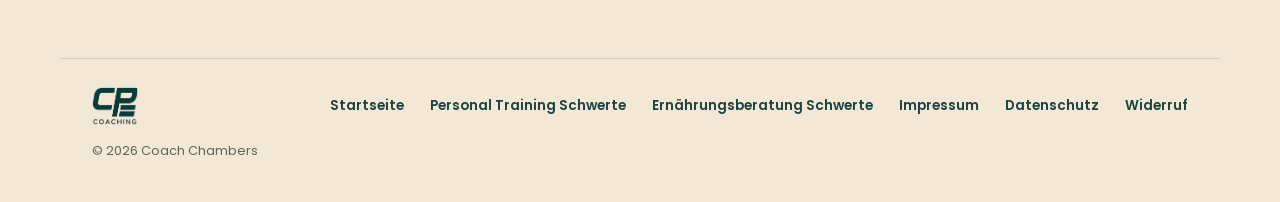
<file: impressum/index.html>
<!doctype html>
<html lang="de">
<head>
  <meta charset="UTF-8">
  <meta name="viewport" content="width=device-width, initial-scale=1.0">
  <title>Impressum | CP Coaching</title>
  <meta name="description" content="Impressum und Anbieterkennzeichnung von CP Coaching, Schwerte.">
  <meta name="robots" content="noindex, follow">
  <link rel="canonical" href="https://coach-chambers.de/impressum/">
  <link rel="icon" href="../images/brand/favicon-192.png" type="image/png">
  <link rel="stylesheet" href="../css/fonts.css?v=20261022a">
  <link rel="stylesheet" href="../css/style.css?v=20261022a">
</head>
<body>
  <header class="nav">
    <div class="wrap">
      <a class="mark" href="../" aria-label="CP Coaching Startseite">
        <picture><source srcset="../images/brand/cp-coaching-logo-teal-transparent.webp" type="image/webp"><img src="../images/brand/cp-coaching-logo-teal-transparent.png" alt="CP Coaching" width="420" height="346" loading="eager" fetchpriority="high" decoding="async"></picture>
      </a>
      <a class="navcta" href="../">Zurück zur Startseite</a>
    </div>
  </header>
  <main>
    <section class="section legal">
      <div class="wrap">
        <h1>Impressum</h1>
        <p class="legal-lead">Angaben gemäß § 5 Digitale-Dienste-Gesetz (DDG).</p>

        <h2>Diensteanbieter</h2>
        <p>
          Jamie Heintze<br>
          Auf der Ostenheide 17<br>
          58239 Schwerte<br>
          Deutschland
        </p>

        <h2>Kontakt</h2>
        <p>
          Telefon: <a href="tel:+4915233956300">0152 33956300</a><br>
          E-Mail: <a href="mailto:growwithchambers@gmail.com">growwithchambers@gmail.com</a>
        </p>

        <h2>Verantwortlich für den Inhalt</h2>
        <p>Jamie Heintze, Anschrift wie oben.</p>

        <h2>Umsatzsteuer</h2>
        <p>Gemäß § 19 UStG wird keine Umsatzsteuer berechnet.</p>

        <h2>Streitbeilegung</h2>
        <p>Die Europäische Kommission stellt eine Plattform zur Online-Streitbeilegung bereit: <a href="https://ec.europa.eu/consumers/odr/" target="_blank" rel="noopener">https://ec.europa.eu/consumers/odr/</a></p>
        <p>Ich bin nicht bereit und nicht verpflichtet, an Streitbeilegungsverfahren vor einer Verbraucherschlichtungsstelle teilzunehmen.</p>

        <h2>Haftung für Links</h2>
        <p>Diese Website verweist auf externe Seiten, unter anderem auf das Buchungsportal Nutrilize, auf Digistore24 und auf Instagram. Auf deren Inhalte habe ich keinen Einfluss. Für die Inhalte verlinkter Seiten ist stets der jeweilige Anbieter verantwortlich. Zum Zeitpunkt der Verlinkung waren keine Rechtsverstöße erkennbar.</p>

        <h2>Urheberrecht</h2>
        <p>Die Inhalte dieser Seite, insbesondere Texte, Bilder und Grafiken, unterliegen dem deutschen Urheberrecht. Eine Verwendung ausserhalb der Grenzen des Urheberrechts bedarf meiner vorherigen schriftlichen Zustimmung.</p>
      </div>
    </section>
  </main>
  <footer class="site-footer">
    <div class="wrap">
      <a class="mark" href="../" aria-label="CP Coaching Startseite">
        <picture><source srcset="../images/brand/cp-coaching-logo-teal-transparent.webp" type="image/webp"><img src="../images/brand/cp-coaching-logo-teal-transparent.png" alt="CP Coaching" width="420" height="346" loading="lazy" decoding="async"></picture>
      </a>
      <nav class="foot-links">
        <a href="../">Startseite</a>
        <a href="../personal-training-schwerte/">Personal Training Schwerte</a>
        <a href="../ernaehrungsberatung-schwerte/">Ernährungsberatung Schwerte</a>
        <a href="../impressum/">Impressum</a>
        <a href="../datenschutz/">Datenschutz</a>
        <a href="../widerruf/">Widerruf</a>
      </nav>
      <small>&copy; 2026 Coach Chambers</small>
    </div>
  </footer>
  <script data-goatcounter="https://coachchambers.goatcounter.com/count"
          async src="//gc.zgo.at/count.js"></script>
</body>
</html>
</file>
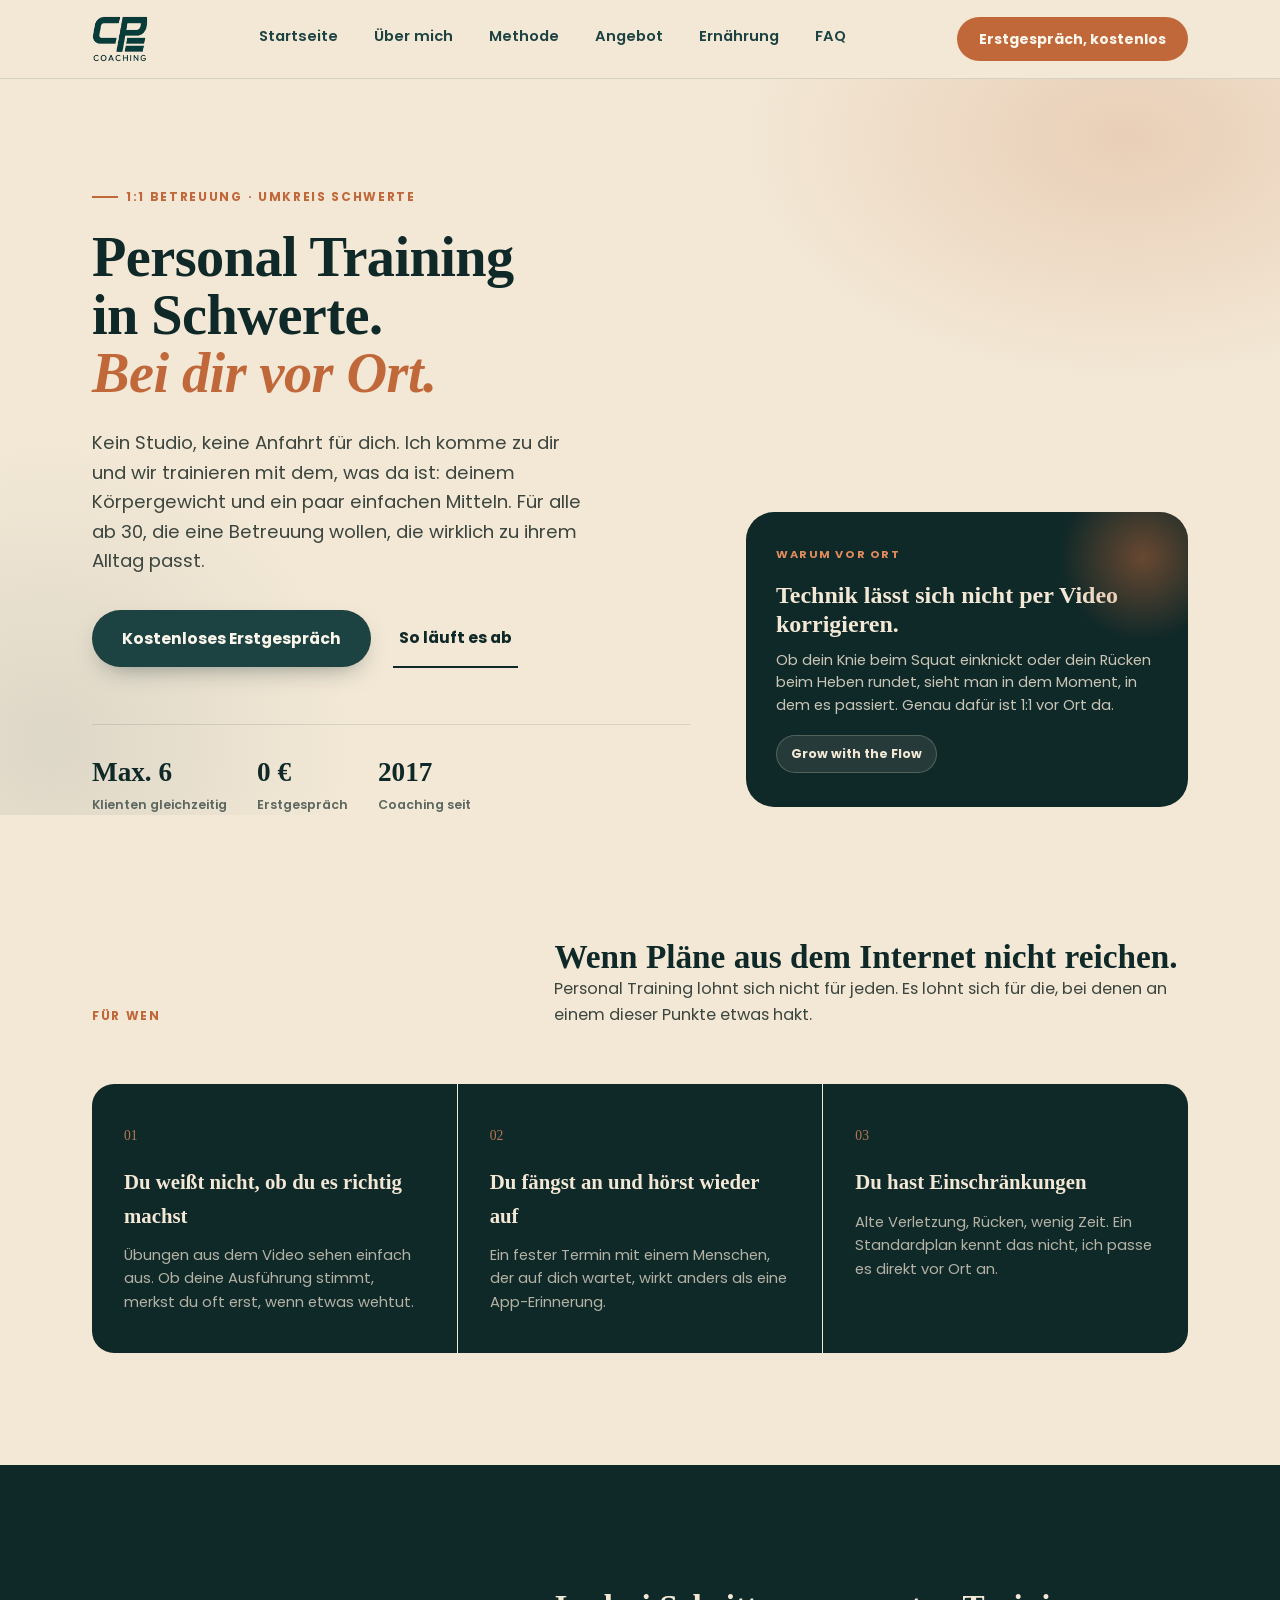
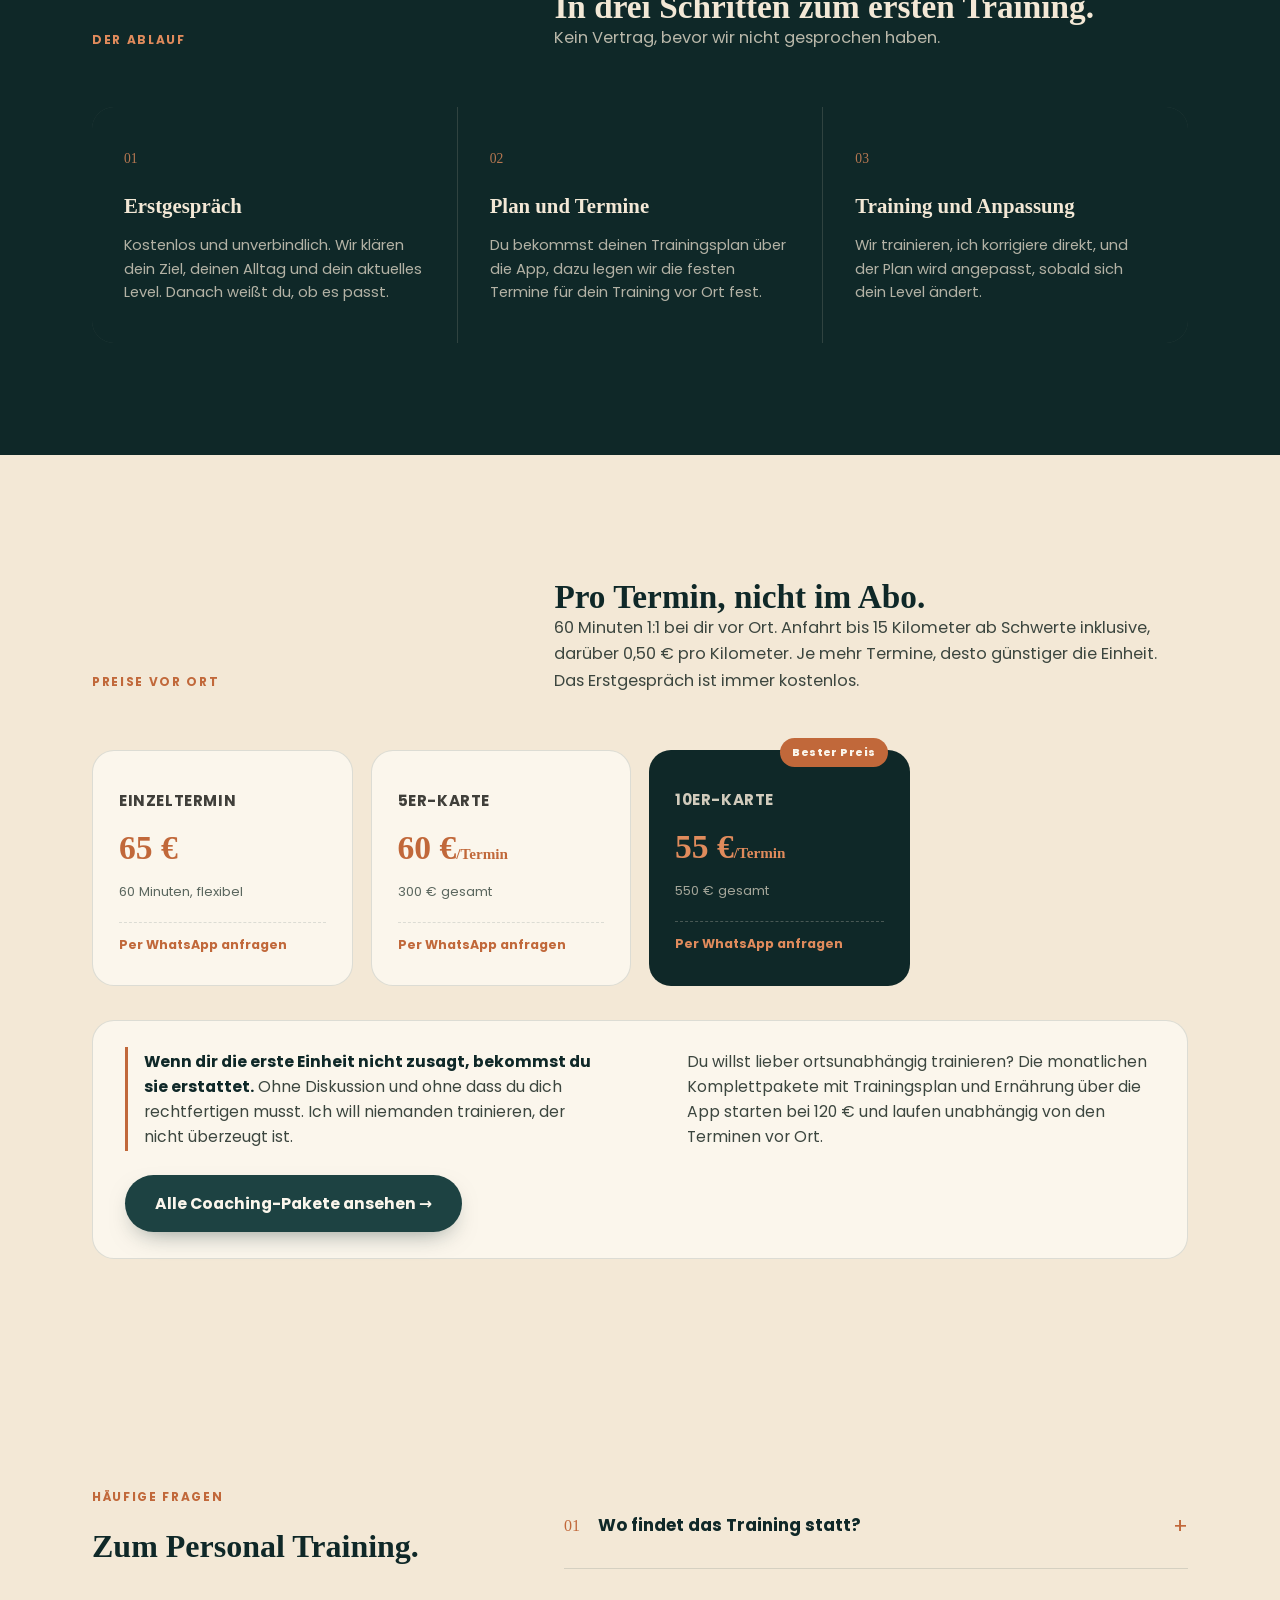
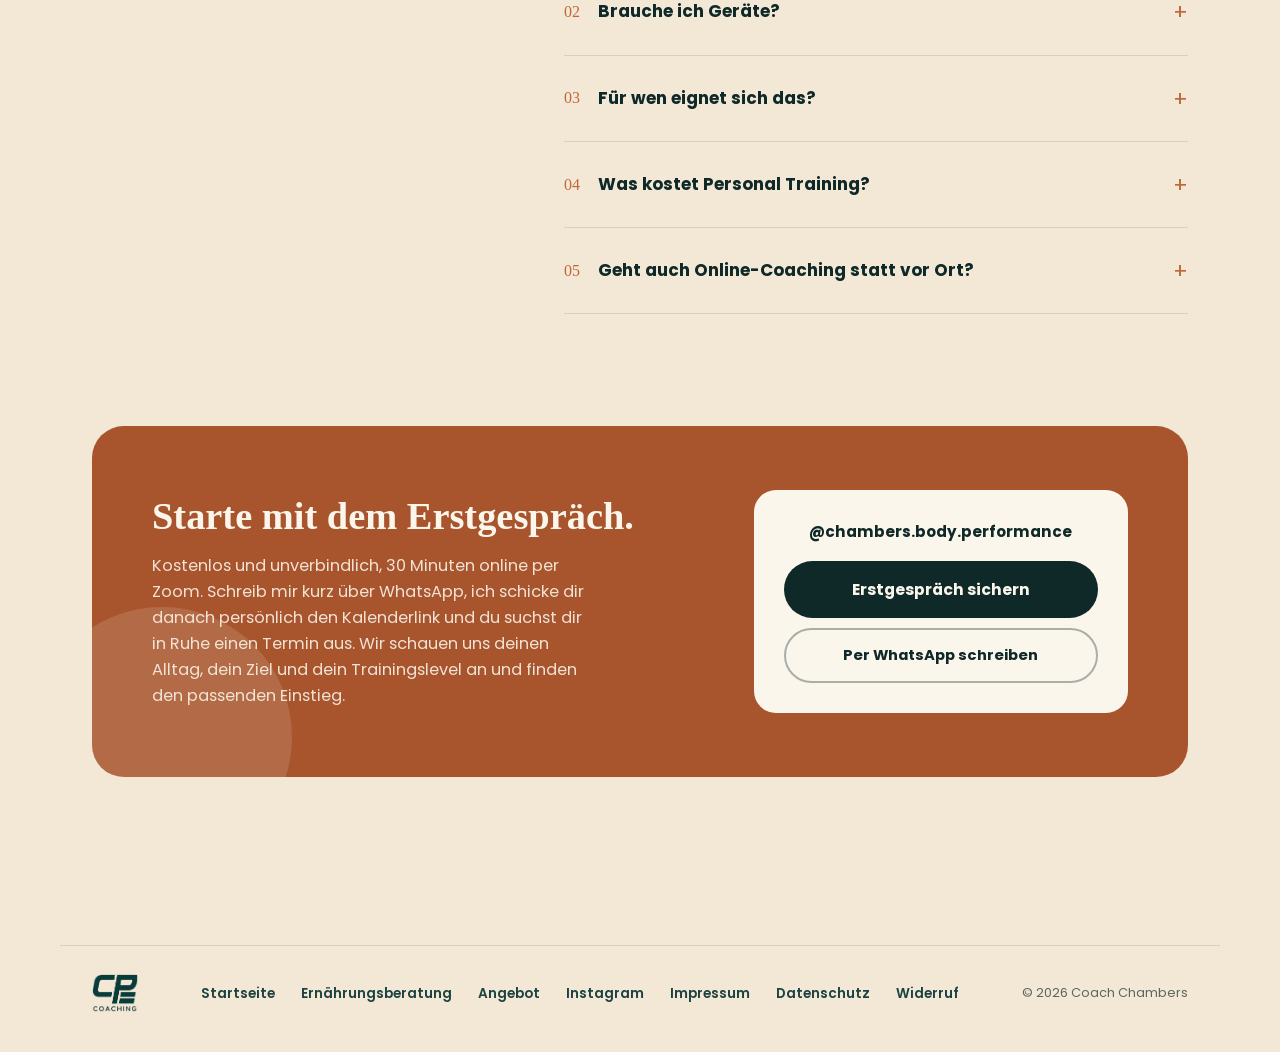
<file: personal-training-schwerte/index.html>
<!doctype html>
<html lang="de">
<head>
  <meta charset="UTF-8">
  <meta name="viewport" content="width=device-width, initial-scale=1.0">
  <title>Personal Training Schwerte | 1:1 Training vor Ort</title>
  <meta name="description" content="Personal Training in Schwerte: 1:1 bei dir zuhause, 60 Minuten ab 55 Euro. Mit Körpergewicht, kein Studio nötig. Erstgespräch kostenlos.">
  <link rel="canonical" href="https://coach-chambers.de/personal-training-schwerte/">
  <meta name="geo.region" content="DE-NW">
  <meta name="geo.placename" content="Schwerte">
  <link rel="icon" href="../images/brand/favicon-192.png" type="image/png">
  <link rel="apple-touch-icon" href="../images/brand/favicon-192.png">
  <meta property="og:type" content="website">
  <meta property="og:site_name" content="CP Coaching">
  <meta property="og:title" content="Personal Training Schwerte | 1:1 Training vor Ort">
  <meta property="og:description" content="1:1 Betreuung bei dir zuhause oder im Umkreis Schwerte, mit Körpergewicht und einfachen Mitteln. Für alle ab 30.">
  <meta property="og:url" content="https://coach-chambers.de/personal-training-schwerte/">
  <meta property="og:locale" content="de_DE">
  <meta property="og:image" content="https://coach-chambers.de/images/og/og-coach-chambers.png">
  <meta property="og:image:width" content="1200">
  <meta property="og:image:height" content="630">
  <meta name="twitter:card" content="summary_large_image">
  <meta name="twitter:title" content="Personal Training Schwerte | 1:1 Training vor Ort">
  <meta name="twitter:description" content="1:1 Betreuung bei dir zuhause oder im Umkreis Schwerte, mit Körpergewicht und einfachen Mitteln. Für alle ab 30.">
  <meta name="twitter:image" content="https://coach-chambers.de/images/og/og-coach-chambers.png">
  <link rel="stylesheet" href="../css/fonts.css?v=20261022a">
  <link rel="stylesheet" href="../css/style.css?v=20261022a">
  <script type="application/ld+json">
  {
    "@context": "https://schema.org",
    "@type": "Service",
    "name": "Personal Training Schwerte",
    "serviceType": "Personal Training",
    "description": "1:1 Personal Training vor Ort im Umkreis Schwerte, mit Körpergewicht und einfachen Trainingsmitteln, bei dir zuhause oder an einem Ort deiner Wahl.",
    "url": "https://coach-chambers.de/personal-training-schwerte/",
    "provider": { "@id": "https://coach-chambers.de/#business" },
    "areaServed": {
      "@type": "City",
      "name": "Schwerte",
      "containedInPlace": { "@type": "State", "name": "Nordrhein-Westfalen" }
    },
    "audience": {
      "@type": "Audience",
      "audienceType": "Erwachsene ab 30"
    },
    "hasOfferCatalog": {
      "@type": "OfferCatalog",
      "name": "Personal Training vor Ort",
      "itemListElement": [
        {
          "@type": "Offer",
          "name": "Erstgespräch",
          "description": "Kostenloses und unverbindliches Erstgespräch.",
          "price": "0",
          "priceCurrency": "EUR",
          "availability": "https://schema.org/InStock"
        },
        {
          "@type": "Offer",
          "name": "Einzeltermin Personal Training",
          "description": "60 Minuten 1:1 vor Ort. Anfahrt bis 15 Kilometer ab Schwerte inklusive, darüber 0,50 Euro pro Kilometer.",
          "price": "65",
          "priceCurrency": "EUR",
          "availability": "https://schema.org/InStock"
        },
        {
          "@type": "Offer",
          "name": "5er-Karte Personal Training",
          "description": "Fünf Termine à 60 Minuten, 60 Euro pro Termin.",
          "price": "300",
          "priceCurrency": "EUR",
          "availability": "https://schema.org/InStock"
        },
        {
          "@type": "Offer",
          "name": "10er-Karte Personal Training",
          "description": "Zehn Termine à 60 Minuten, 55 Euro pro Termin.",
          "price": "550",
          "priceCurrency": "EUR",
          "availability": "https://schema.org/InStock"
        }
      ]
    }
  }
  </script>
  <script type="application/ld+json">
  {
    "@context": "https://schema.org",
    "@type": "BreadcrumbList",
    "itemListElement": [
      { "@type": "ListItem", "position": 1, "name": "Startseite", "item": "https://coach-chambers.de/" },
      { "@type": "ListItem", "position": 2, "name": "Personal Training Schwerte", "item": "https://coach-chambers.de/personal-training-schwerte/" }
    ]
  }
  </script>
  <script type="application/ld+json">
  {
    "@context": "https://schema.org",
    "@type": "FAQPage",
    "mainEntity": [
      {
        "@type": "Question",
        "name": "Wo findet das Personal Training statt?",
        "acceptedAnswer": {
          "@type": "Answer",
          "text": "Bei dir zuhause oder an einem Ort deiner Wahl im Umkreis Schwerte. Ein Studio ist nicht nötig, trainiert wird mit Körpergewicht und einfachen Mitteln."
        }
      },
      {
        "@type": "Question",
        "name": "Brauche ich Trainingsgeräte für Personal Training zuhause?",
        "acceptedAnswer": {
          "@type": "Answer",
          "text": "Nein. Das Training ist auf Körpergewicht ausgelegt. Was an Ausrüstung vorhanden ist, wird eingebaut, notwendig ist es nicht."
        }
      },
      {
        "@type": "Question",
        "name": "Für wen eignet sich Personal Training in Schwerte?",
        "acceptedAnswer": {
          "@type": "Answer",
          "text": "Für alle ab 30, die fit werden und fit bleiben wollen, unabhängig vom aktuellen Trainingslevel. Der Fokus liegt auf nachhaltigem Fortschritt, nicht auf Extremsport oder reiner Ästhetik."
        }
      },
      {
        "@type": "Question",
        "name": "Was kostet Personal Training in Schwerte?",
        "acceptedAnswer": {
          "@type": "Answer",
          "text": "Ein Einzeltermin über 60 Minuten kostet 65 Euro. Die Anfahrt ist bis 15 Kilometer ab Schwerte inklusive, darüber kommen 0,50 Euro pro Kilometer dazu. Die 5er-Karte kostet 300 Euro, also 60 Euro pro Termin, die 10er-Karte 550 Euro, also 55 Euro pro Termin. Das Erstgespräch ist kostenlos."
        }
      }
    ]
  }
  </script>
</head>
<body>

  <header class="nav">
    <div class="wrap">
      <a class="mark" href="../" aria-label="CP Coaching Startseite">
        <picture><source srcset="../images/brand/cp-coaching-logo-teal-transparent.webp" type="image/webp"><img src="../images/brand/cp-coaching-logo-teal-transparent.png" alt="CP Coaching" width="420" height="346" loading="eager" fetchpriority="high" decoding="async"></picture>
      </a>
      <nav class="navlinks" id="hauptmenue">
        <a href="../">Startseite</a>
        <a href="../#about">Über mich</a>
        <a href="../#method">Methode</a>
        <a href="../#pricing">Angebot</a>
        <a href="../ernaehrungsberatung-schwerte/">Ernährung</a>
        <a href="../#faq">FAQ</a>
      </nav>
      <button class="navtoggle" type="button" aria-label="Menü öffnen" aria-expanded="false" aria-controls="hauptmenue">
        <span></span><span></span><span></span>
      </button>
      <a class="navcta" href="https://wa.me/4915233956300?text=Hallo%20Coach%20Chambers%2C%20ich%20m%C3%B6chte%20gerne%20ein%20kostenloses%20Erstgespr%C3%A4ch%20vereinbaren." target="_blank" rel="noopener">Erstgespräch<span class="ctalang">, kostenlos</span></a>
    </div>
  </header>

  <main>

    <section class="hero">
      <div class="hero-bg"></div>
      <div class="wrap">
        <div>
          <p class="eyebrow">1:1 Betreuung &middot; Umkreis Schwerte</p>
          <h1>Personal Training<br>in Schwerte.<br><em>Bei dir vor Ort.</em></h1>
          <p class="lede">Kein Studio, keine Anfahrt für dich. Ich komme zu dir und wir trainieren mit dem, was da ist: deinem Körpergewicht und ein paar einfachen Mitteln. Für alle ab 30, die eine Betreuung wollen, die wirklich zu ihrem Alltag passt.</p>
          <div class="hero-actions">
            <a class="btn" href="https://wa.me/4915233956300?text=Hallo%20Coach%20Chambers%2C%20ich%20m%C3%B6chte%20gerne%20ein%20kostenloses%20Erstgespr%C3%A4ch%20vereinbaren." target="_blank" rel="noopener">Kostenloses Erstgespräch</a>
            <a class="btn alt" href="#ablauf">So läuft es ab</a>
          </div>
          <div class="hero-stats">
            <div><b>Max. 6</b><span>Klienten gleichzeitig</span></div>
            <div><b>0&nbsp;€</b><span>Erstgespräch</span></div>
            <div><b>2017</b><span>Coaching seit</span></div>
          </div>
        </div>
        <div>
          <div class="hero-card">
            <p class="tag">Warum vor Ort</p>
            <h2>Technik lässt sich nicht per Video korrigieren.</h2>
            <p>Ob dein Knie beim Squat einknickt oder dein Rücken beim Heben rundet, sieht man in dem Moment, in dem es passiert. Genau dafür ist 1:1 vor Ort da.</p>
            <span class="badge">Grow with the Flow</span>
          </div>
        </div>
      </div>
    </section>

    <section class="section reveal" id="fuer-wen">
      <div class="wrap">
        <div class="section-head">
          <div><span class="kicker">Für wen</span></div>
          <div>
            <h2>Wenn Pläne aus dem Internet nicht reichen.</h2>
            <p>Personal Training lohnt sich nicht für jeden. Es lohnt sich für die, bei denen an einem dieser Punkte etwas hakt.</p>
          </div>
        </div>
        <div class="method-grid">
          <div class="method-card">
            <span class="num">01</span>
            <h3>Du weißt nicht, ob du es richtig machst</h3>
            <p>Übungen aus dem Video sehen einfach aus. Ob deine Ausführung stimmt, merkst du oft erst, wenn etwas wehtut.</p>
          </div>
          <div class="method-card">
            <span class="num">02</span>
            <h3>Du fängst an und hörst wieder auf</h3>
            <p>Ein fester Termin mit einem Menschen, der auf dich wartet, wirkt anders als eine App-Erinnerung.</p>
          </div>
          <div class="method-card">
            <span class="num">03</span>
            <h3>Du hast Einschränkungen</h3>
            <p>Alte Verletzung, Rücken, wenig Zeit. Ein Standardplan kennt das nicht, ich passe es direkt vor Ort an.</p>
          </div>
        </div>
      </div>
    </section>

    <section class="section method-section reveal" id="ablauf">
      <div class="wrap">
        <div class="section-head">
          <div><span class="kicker">Der Ablauf</span></div>
          <div>
            <h2>In drei Schritten zum ersten Training.</h2>
            <p>Kein Vertrag, bevor wir nicht gesprochen haben.</p>
          </div>
        </div>
        <div class="method-grid">
          <div class="method-card">
            <span class="num">01</span>
            <h3>Erstgespräch</h3>
            <p>Kostenlos und unverbindlich. Wir klären dein Ziel, deinen Alltag und dein aktuelles Level. Danach weißt du, ob es passt.</p>
          </div>
          <div class="method-card">
            <span class="num">02</span>
            <h3>Plan und Termine</h3>
            <p>Du bekommst deinen Trainingsplan über die App, dazu legen wir die festen Termine für dein Training vor Ort fest.</p>
          </div>
          <div class="method-card">
            <span class="num">03</span>
            <h3>Training und Anpassung</h3>
            <p>Wir trainieren, ich korrigiere direkt, und der Plan wird angepasst, sobald sich dein Level ändert.</p>
          </div>
        </div>
      </div>
    </section>

    <section class="section reveal" id="preise">
      <div class="wrap">
        <div class="section-head">
          <div><span class="kicker">Preise vor Ort</span></div>
          <div>
            <h2>Pro Termin, nicht im Abo.</h2>
            <p>60 Minuten 1:1 bei dir vor Ort. Anfahrt bis 15 Kilometer ab Schwerte inklusive, darüber 0,50 € pro Kilometer. Je mehr Termine, desto günstiger die Einheit. Das Erstgespräch ist immer kostenlos.</p>
          </div>
        </div>
        <div class="price-row">
          <a class="price-card" href="https://wa.me/4915233956300?text=Hallo%20Coach%20Chambers%2C%20ich%20interessiere%20mich%20f%C3%BCr%20einen%20Einzeltermin%20Personal%20Training.%20Ich%20wohne%20in%20" target="_blank" rel="noopener">
            <h3>Einzeltermin</h3>
            <div class="price">65&nbsp;€</div>
            <div class="price-detail">60 Minuten, flexibel</div>
            <span class="dm-hint">Per WhatsApp anfragen</span>
          </a>
          <a class="price-card" href="https://wa.me/4915233956300?text=Hallo%20Coach%20Chambers%2C%20ich%20interessiere%20mich%20f%C3%BCr%20die%205er-Karte%20Personal%20Training.%20Ich%20wohne%20in%20" target="_blank" rel="noopener">
            <h3>5er-Karte</h3>
            <div class="price">60&nbsp;€<small>/Termin</small></div>
            <div class="price-detail">300&nbsp;€ gesamt</div>
            <span class="dm-hint">Per WhatsApp anfragen</span>
          </a>
          <a class="price-card feat" href="https://wa.me/4915233956300?text=Hallo%20Coach%20Chambers%2C%20ich%20interessiere%20mich%20f%C3%BCr%20die%2010er-Karte%20Personal%20Training.%20Ich%20wohne%20in%20" target="_blank" rel="noopener">
            <span class="flag">Bester Preis</span>
            <h3>10er-Karte</h3>
            <div class="price">55&nbsp;€<small>/Termin</small></div>
            <div class="price-detail">550&nbsp;€ gesamt</div>
            <span class="dm-hint">Per WhatsApp anfragen</span>
          </a>
        </div>
        <div class="pricing-note">
          <p class="garantie"><b>Wenn dir die erste Einheit nicht zusagt, bekommst du sie erstattet.</b> Ohne Diskussion und ohne dass du dich rechtfertigen musst. Ich will niemanden trainieren, der nicht überzeugt ist.</p>
          <p>Du willst lieber ortsunabhängig trainieren? Die monatlichen Komplettpakete mit Trainingsplan und Ernährung über die App starten bei 120&nbsp;€ und laufen unabhängig von den Terminen vor Ort.</p>
          <a class="btn" href="../#pricing">Alle Coaching-Pakete ansehen &rarr;</a>
        </div>
      </div>
    </section>

    <section class="section reveal" id="faq">
      <div class="wrap">
        <div class="faq-wrap">
          <div>
            <span class="kicker">Häufige Fragen</span>
            <h2>Zum Personal Training.</h2>
          </div>
          <div class="faq-list">
            <details class="faq-item">
              <summary><span class="qn">01</span>Wo findet das Training statt?</summary>
              <p>Bei dir zuhause oder an einem Ort deiner Wahl im Umkreis Schwerte. Ein Studio ist nicht nötig.</p>
            </details>
            <details class="faq-item">
              <summary><span class="qn">02</span>Brauche ich Geräte?</summary>
              <p>Nein. Das Training ist auf Körpergewicht ausgelegt. Was du an Ausrüstung hast, bauen wir ein, notwendig ist es nicht.</p>
            </details>
            <details class="faq-item">
              <summary><span class="qn">03</span>Für wen eignet sich das?</summary>
              <p>Für alle ab 30, die fit werden und fit bleiben wollen, unabhängig vom aktuellen Trainingslevel. Kein Fokus auf Extremsport oder Sixpack-Ästhetik.</p>
            </details>
            <details class="faq-item">
              <summary><span class="qn">04</span>Was kostet Personal Training?</summary>
              <p>Der Einstieg ist immer das kostenlose Erstgespräch. Danach richtet sich der Preis nach der Laufzeit, die Komplettpakete starten bei 120 Euro für einen Monat.</p>
            </details>
            <details class="faq-item">
              <summary><span class="qn">05</span>Geht auch Online-Coaching statt vor Ort?</summary>
              <p>Ja. Online-Coaching läuft über eine App mit individuellem Trainingsplan und ist der günstigere, ortsunabhängige Einstieg. Details dazu stehen auf der Startseite.</p>
            </details>
          </div>
        </div>
      </div>
    </section>

    <section class="section reveal" id="contact" style="padding-top:0;">
      <div class="wrap">
        <div class="contact">
          <div>
            <h2>Starte mit dem Erstgespräch.</h2>
            <p>Kostenlos und unverbindlich, 30 Minuten online per Zoom. Schreib mir kurz über WhatsApp, ich schicke dir danach persönlich den Kalenderlink und du suchst dir in Ruhe einen Termin aus. Wir schauen uns deinen Alltag, dein Ziel und dein Trainingslevel an und finden den passenden Einstieg.</p>
          </div>
          <div class="contact-cta">
            <div class="ig">@chambers.body.performance</div>
            <a class="btn" href="https://wa.me/4915233956300?text=Hallo%20Coach%20Chambers%2C%20ich%20m%C3%B6chte%20gerne%20ein%20kostenloses%20Erstgespr%C3%A4ch%20vereinbaren." target="_blank" rel="noopener">Erstgespräch sichern</a>
            <a class="btn wa" href="https://wa.me/4915233956300?text=Hallo%20Coach%20Chambers%2C%20ich%20habe%20eine%20Frage%20zum%20Coaching." target="_blank" rel="noopener">Per WhatsApp schreiben</a>
          </div>
        </div>
      </div>
    </section>

  </main>

  <footer class="site-footer">
    <div class="wrap">
      <a class="mark" href="../" aria-label="CP Coaching Startseite">
        <picture><source srcset="../images/brand/cp-coaching-logo-teal-transparent.webp" type="image/webp"><img src="../images/brand/cp-coaching-logo-teal-transparent.png" alt="CP Coaching" width="420" height="346" loading="lazy" decoding="async"></picture>
      </a>
      <nav class="foot-links">
        <a href="../">Startseite</a>
        <a href="../ernaehrungsberatung-schwerte/">Ernährungsberatung</a>
        <a href="../#pricing">Angebot</a>
        <a href="https://www.instagram.com/chambers.body.performance" target="_blank" rel="noopener">Instagram</a>
        <a href="../impressum/">Impressum</a>
        <a href="../datenschutz/">Datenschutz</a>
        <a href="../widerruf/">Widerruf</a>
      </nav>
      <small>&copy; 2026 Coach Chambers</small>
    </div>
  </footer>

  <script src="../js/main.js?v=20261022a"></script>
  <script data-goatcounter="https://coachchambers.goatcounter.com/count"
          async src="//gc.zgo.at/count.js"></script>
</body>
</html>
</file>
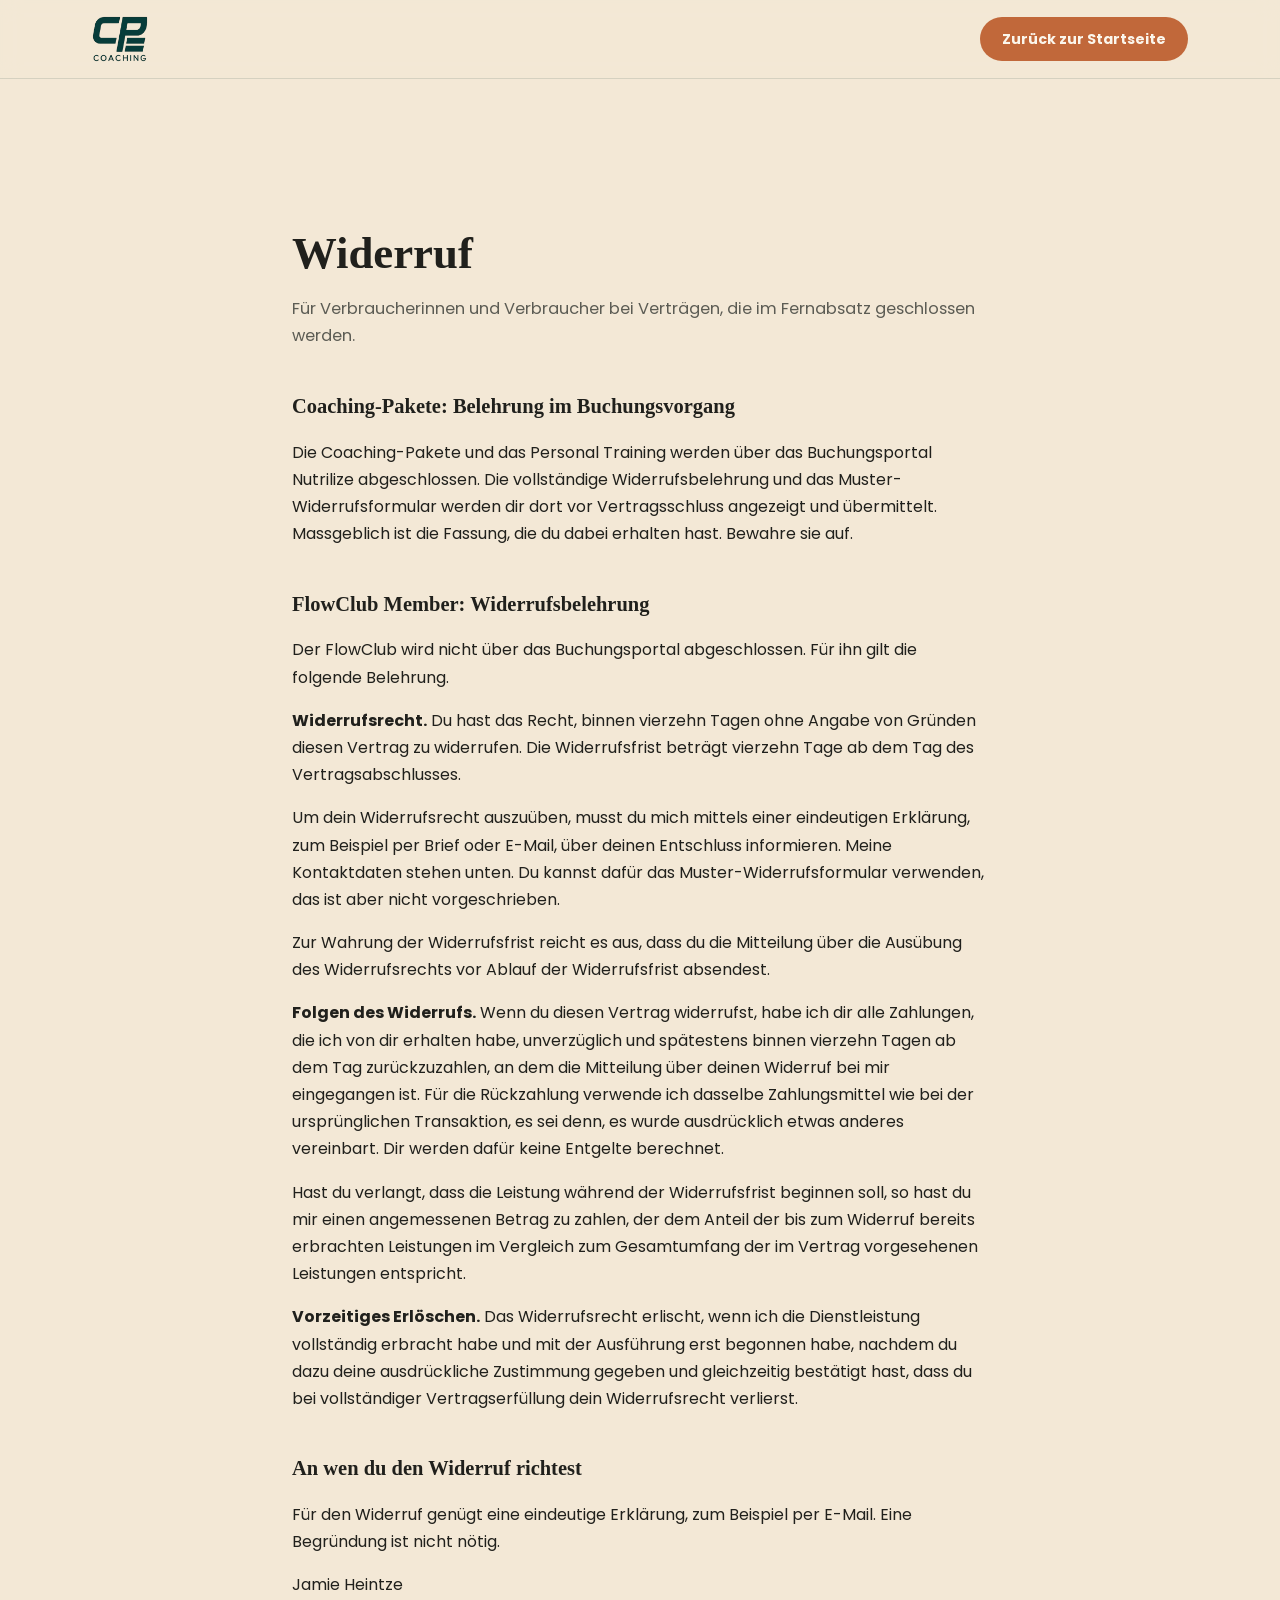
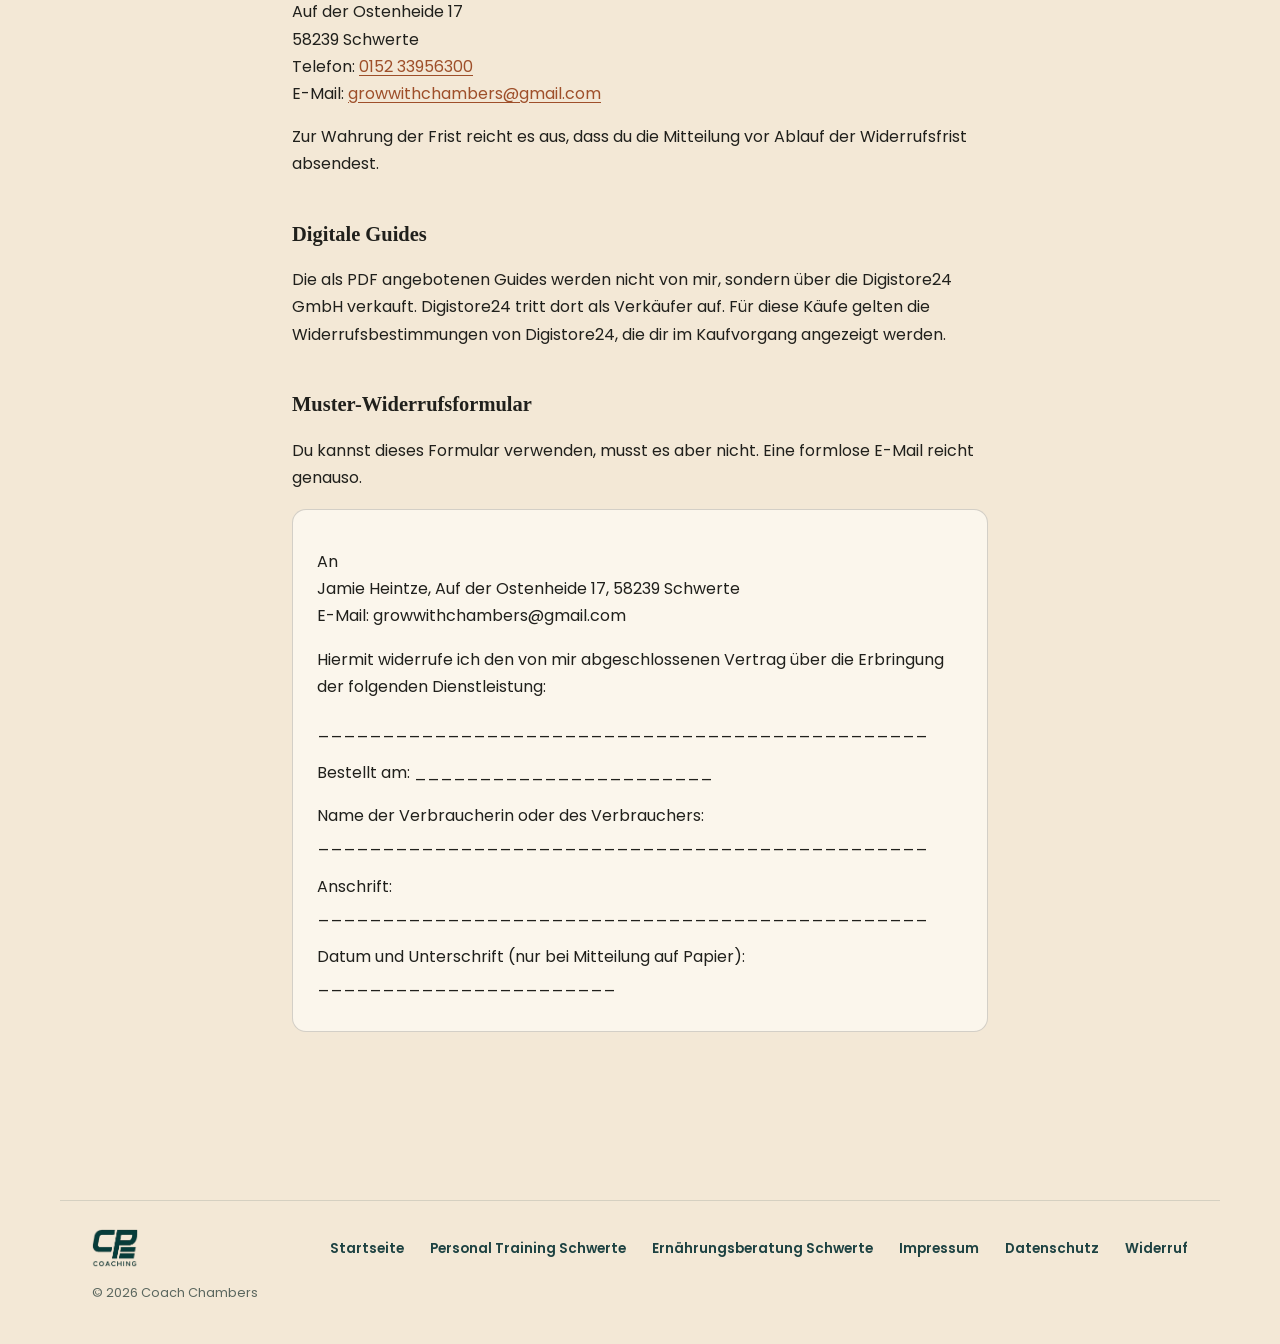
<file: widerruf/index.html>
<!doctype html>
<html lang="de">
<head>
  <meta charset="UTF-8">
  <meta name="viewport" content="width=device-width, initial-scale=1.0">
  <title>Widerrufsbelehrung | CP Coaching</title>
  <meta name="description" content="Widerrufsbelehrung und Muster-Widerrufsformular für Coaching-Verträge bei CP Coaching, Schwerte.">
  <meta name="robots" content="noindex, follow">
  <link rel="canonical" href="https://coach-chambers.de/widerruf/">
  <link rel="icon" href="../images/brand/favicon-192.png" type="image/png">
  <link rel="stylesheet" href="../css/fonts.css?v=20261022a">
  <link rel="stylesheet" href="../css/style.css?v=20261022a">
</head>
<body>
  <header class="nav">
    <div class="wrap">
      <a class="mark" href="../" aria-label="CP Coaching Startseite">
        <picture><source srcset="../images/brand/cp-coaching-logo-teal-transparent.webp" type="image/webp"><img src="../images/brand/cp-coaching-logo-teal-transparent.png" alt="CP Coaching" width="420" height="346" loading="eager" fetchpriority="high" decoding="async"></picture>
      </a>
      <a class="navcta" href="../">Zurück zur Startseite</a>
    </div>
  </header>
  <main>
    <section class="section legal">
      <div class="wrap">
        <h1>Widerruf</h1>
        <p class="legal-lead">Für Verbraucherinnen und Verbraucher bei Verträgen, die im Fernabsatz geschlossen werden.</p>

        <h2>Coaching-Pakete: Belehrung im Buchungsvorgang</h2>
        <p>Die Coaching-Pakete und das Personal Training werden über das Buchungsportal Nutrilize abgeschlossen. Die vollständige Widerrufsbelehrung und das Muster-Widerrufsformular werden dir dort vor Vertragsschluss angezeigt und übermittelt. Massgeblich ist die Fassung, die du dabei erhalten hast. Bewahre sie auf.</p>

        <h2>FlowClub Member: Widerrufsbelehrung</h2>
        <p>Der FlowClub wird nicht über das Buchungsportal abgeschlossen. Für ihn gilt die folgende Belehrung.</p>
        <p><b>Widerrufsrecht.</b> Du hast das Recht, binnen vierzehn Tagen ohne Angabe von Gründen diesen Vertrag zu widerrufen. Die Widerrufsfrist beträgt vierzehn Tage ab dem Tag des Vertragsabschlusses.</p>
        <p>Um dein Widerrufsrecht auszuüben, musst du mich mittels einer eindeutigen Erklärung, zum Beispiel per Brief oder E-Mail, über deinen Entschluss informieren. Meine Kontaktdaten stehen unten. Du kannst dafür das Muster-Widerrufsformular verwenden, das ist aber nicht vorgeschrieben.</p>
        <p>Zur Wahrung der Widerrufsfrist reicht es aus, dass du die Mitteilung über die Ausübung des Widerrufsrechts vor Ablauf der Widerrufsfrist absendest.</p>
        <p><b>Folgen des Widerrufs.</b> Wenn du diesen Vertrag widerrufst, habe ich dir alle Zahlungen, die ich von dir erhalten habe, unverzüglich und spätestens binnen vierzehn Tagen ab dem Tag zurückzuzahlen, an dem die Mitteilung über deinen Widerruf bei mir eingegangen ist. Für die Rückzahlung verwende ich dasselbe Zahlungsmittel wie bei der ursprünglichen Transaktion, es sei denn, es wurde ausdrücklich etwas anderes vereinbart. Dir werden dafür keine Entgelte berechnet.</p>
        <p>Hast du verlangt, dass die Leistung während der Widerrufsfrist beginnen soll, so hast du mir einen angemessenen Betrag zu zahlen, der dem Anteil der bis zum Widerruf bereits erbrachten Leistungen im Vergleich zum Gesamtumfang der im Vertrag vorgesehenen Leistungen entspricht.</p>
        <p><b>Vorzeitiges Erlöschen.</b> Das Widerrufsrecht erlischt, wenn ich die Dienstleistung vollständig erbracht habe und mit der Ausführung erst begonnen habe, nachdem du dazu deine ausdrückliche Zustimmung gegeben und gleichzeitig bestätigt hast, dass du bei vollständiger Vertragserfüllung dein Widerrufsrecht verlierst.</p>

        <h2>An wen du den Widerruf richtest</h2>
        <p>Für den Widerruf genügt eine eindeutige Erklärung, zum Beispiel per E-Mail. Eine Begründung ist nicht nötig.</p>
        <p>
          Jamie Heintze<br>
          Auf der Ostenheide 17<br>
          58239 Schwerte<br>
          Telefon: <a href="tel:+4915233956300">0152 33956300</a><br>
          E-Mail: <a href="mailto:growwithchambers@gmail.com">growwithchambers@gmail.com</a>
        </p>
        <p>Zur Wahrung der Frist reicht es aus, dass du die Mitteilung vor Ablauf der Widerrufsfrist absendest.</p>

        <h2>Digitale Guides</h2>
        <p>Die als PDF angebotenen Guides werden nicht von mir, sondern über die Digistore24 GmbH verkauft. Digistore24 tritt dort als Verkäufer auf. Für diese Käufe gelten die Widerrufsbestimmungen von Digistore24, die dir im Kaufvorgang angezeigt werden.</p>

        <h2>Muster-Widerrufsformular</h2>
        <p>Du kannst dieses Formular verwenden, musst es aber nicht. Eine formlose E-Mail reicht genauso.</p>
        <div class="widerruf-formular">
          <p>An<br>
          Jamie Heintze, Auf der Ostenheide 17, 58239 Schwerte<br>
          E-Mail: growwithchambers@gmail.com</p>
          <p>Hiermit widerrufe ich den von mir abgeschlossenen Vertrag über die Erbringung der folgenden Dienstleistung:</p>
          <p>_______________________________________________</p>
          <p>Bestellt am: _______________________</p>
          <p>Name der Verbraucherin oder des Verbrauchers: _______________________________________________</p>
          <p>Anschrift: _______________________________________________</p>
          <p>Datum und Unterschrift (nur bei Mitteilung auf Papier): _______________________</p>
        </div>
      </div>
    </section>
  </main>
  <footer class="site-footer">
    <div class="wrap">
      <a class="mark" href="../" aria-label="CP Coaching Startseite">
        <picture><source srcset="../images/brand/cp-coaching-logo-teal-transparent.webp" type="image/webp"><img src="../images/brand/cp-coaching-logo-teal-transparent.png" alt="CP Coaching" width="420" height="346" loading="lazy" decoding="async"></picture>
      </a>
      <nav class="foot-links">
        <a href="../">Startseite</a>
        <a href="../personal-training-schwerte/">Personal Training Schwerte</a>
        <a href="../ernaehrungsberatung-schwerte/">Ernährungsberatung Schwerte</a>
        <a href="../impressum/">Impressum</a>
        <a href="../datenschutz/">Datenschutz</a>
        <a href="../widerruf/">Widerruf</a>
      </nav>
      <small>&copy; 2026 Coach Chambers</small>
    </div>
  </footer>
  <script data-goatcounter="https://coachchambers.goatcounter.com/count"
          async src="//gc.zgo.at/count.js"></script>
</body>
</html>
</file>
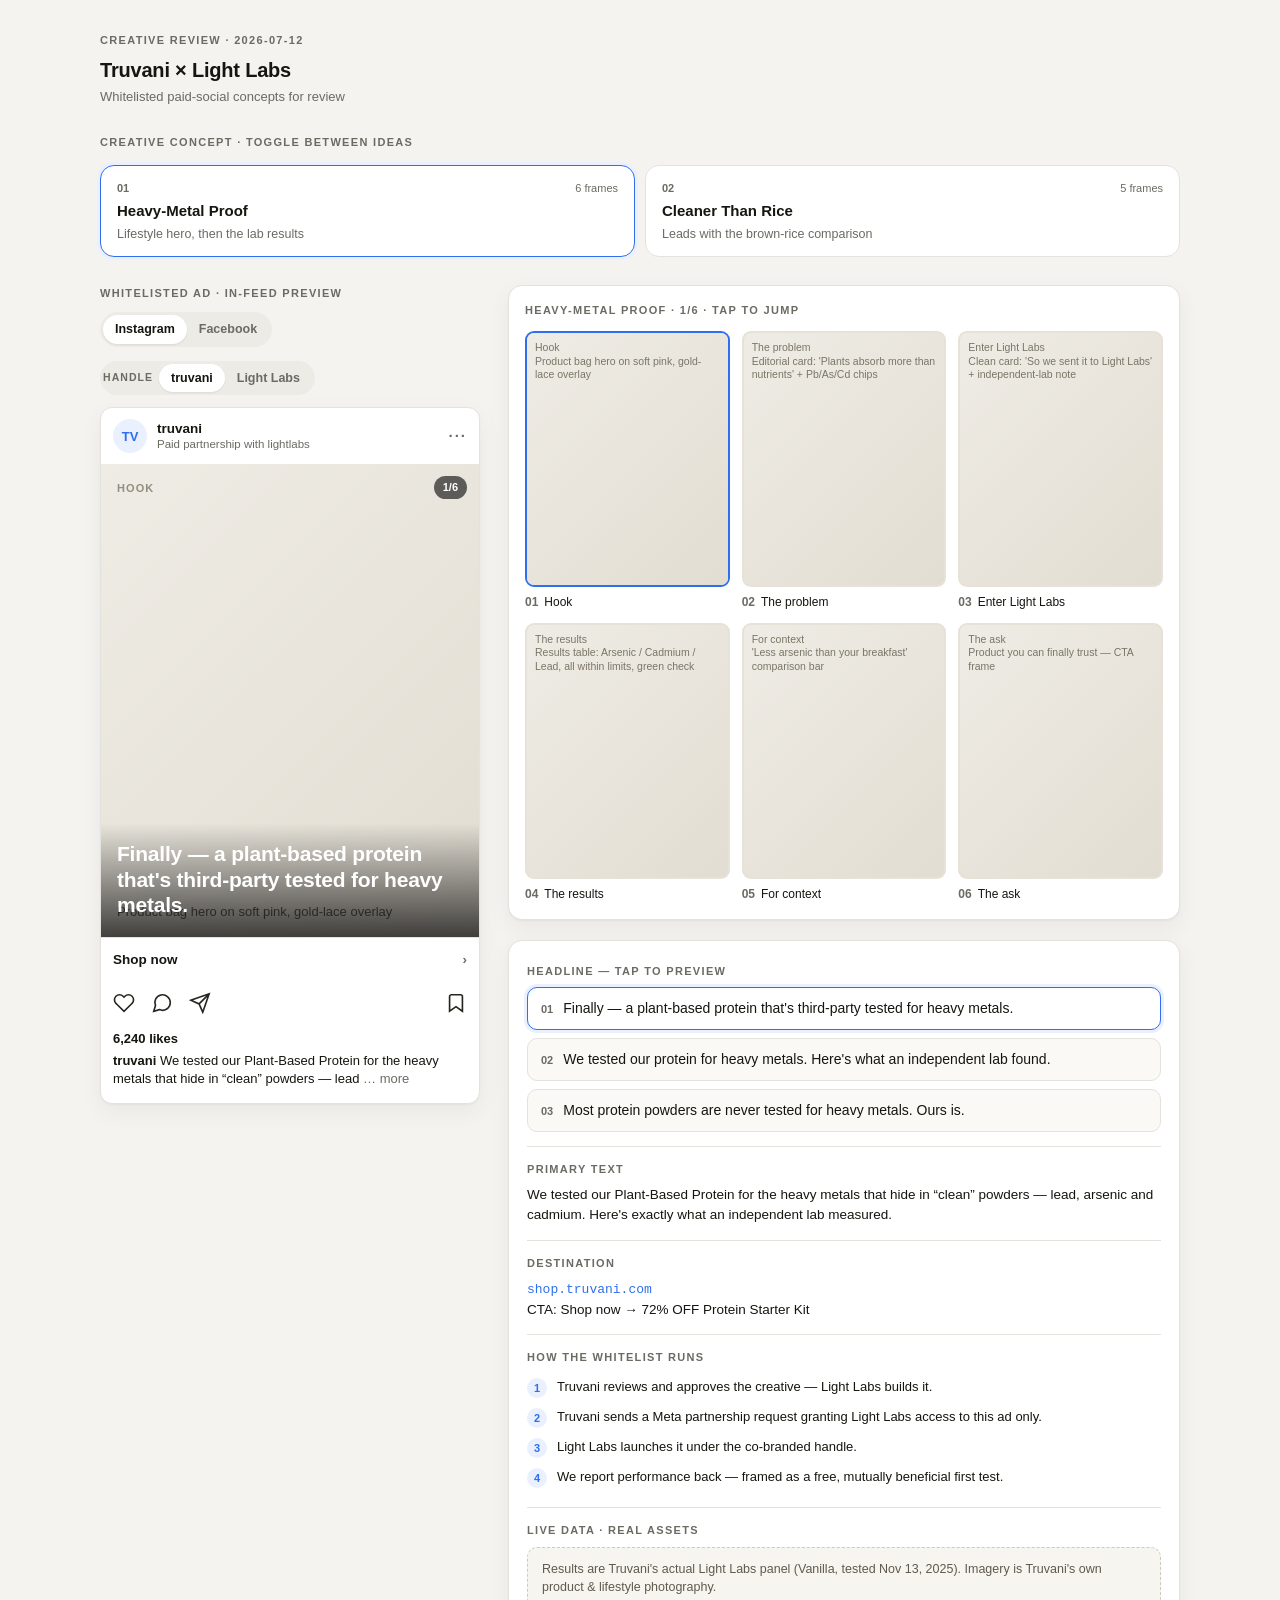
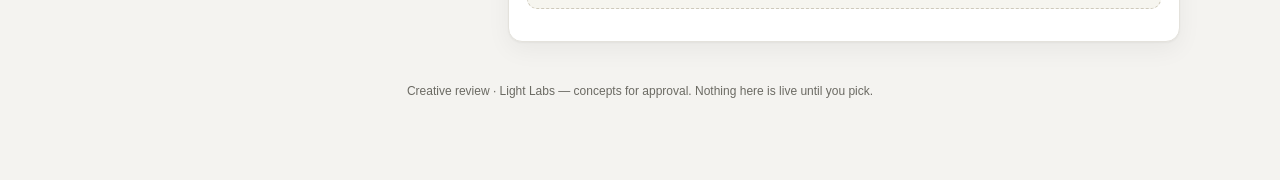
<file: .agents/skills/ad-creative/assets/creative-review-template.html>
<!DOCTYPE html>
<!--
  Creative Review Page — a shareable ad-creative approval artifact.

  HOW TO USE (agents): replace the JSON inside <script id="review-data"> below
  with the real project. Everything else renders from it. The file is
  self-contained — no build, no network, no dependencies. Open it in a browser,
  host it on any static host (Vercel/Netlify/GitHub Pages), or hand off the
  single .html file.

  THE DATA BLOCK IS JSON, NOT JAVASCRIPT:
    - double-quoted keys and strings, no comments, no trailing commas
    - it is inert data (parsed with JSON.parse), so a value can never execute
    - SECURITY: escape every literal "<" in your text values as < so a
      value like "</script>" can never break out of the tag. All values are
      also HTML-escaped again at render time.

  DATA SHAPE — see references/creative-review-page.md for the annotated spec.
  Images: each frame's "image" may be a URL, a relative path, or a data URI.
  If omitted (or the file is missing), a placeholder shows the frame label +
  the image prompt — use this for concepts not yet rendered to image.
-->
<html lang="en">
<head>
<meta charset="utf-8" />
<meta name="viewport" content="width=device-width, initial-scale=1" />
<title>Creative Review</title>
<style>
  :root {
    --bg: #f4f3f0; --card: #ffffff; --ink: #16150f; --muted: #6b6a63;
    --line: #e4e2dc; --accent: #2f6fed; --accent-soft: #eaf0fe;
    --radius: 14px; --shadow: 0 1px 2px rgba(0,0,0,.04), 0 8px 24px rgba(0,0,0,.05);
  }
  * { box-sizing: border-box; }
  body { margin: 0; background: var(--bg); color: var(--ink);
    font: 15px/1.5 -apple-system, BlinkMacSystemFont, "Segoe UI", Roboto, Helvetica, Arial, sans-serif;
    -webkit-font-smoothing: antialiased; }
  .wrap { max-width: 1120px; margin: 0 auto; padding: 32px 20px 80px; }
  .eyebrow { font-size: 11px; font-weight: 700; letter-spacing: .12em; text-transform: uppercase; color: var(--muted); }
  a { color: var(--accent); }

  header.project { margin-bottom: 28px; }
  header.project h1 { font-size: 20px; margin: 6px 0 2px; letter-spacing: -.01em; }
  header.project .sub { color: var(--muted); font-size: 13px; }

  .concepts { display: grid; grid-template-columns: repeat(auto-fit, minmax(210px, 1fr)); gap: 10px; margin: 14px 0 28px; }
  .concept { text-align: left; background: var(--card); border: 1.5px solid var(--line); border-radius: var(--radius);
    padding: 14px 16px; cursor: pointer; transition: border-color .12s, box-shadow .12s; font: inherit; color: inherit; }
  .concept:hover { border-color: #cfcdc6; }
  .concept[aria-selected="true"] { border-color: var(--accent); box-shadow: 0 0 0 3px var(--accent-soft); background: #fff; }
  .concept .row1 { display: flex; align-items: baseline; justify-content: space-between; gap: 8px; }
  .concept .num { font-size: 11px; font-weight: 700; color: var(--muted); }
  .concept .frames { font-size: 11px; color: var(--muted); }
  .concept .name { font-weight: 650; font-size: 15px; margin: 4px 0 3px; }
  .concept .tag { font-size: 12.5px; color: var(--muted); line-height: 1.35; }

  .grid { display: grid; grid-template-columns: minmax(0, 380px) minmax(0, 1fr); gap: 28px; align-items: start; }
  @media (max-width: 860px) { .grid { grid-template-columns: 1fr; } }
  .col-label { margin-bottom: 10px; }

  .toggles { display: flex; flex-wrap: wrap; gap: 14px; margin-bottom: 12px; }
  .seg { display: inline-flex; background: #ecebe6; border-radius: 999px; padding: 3px; }
  .seg button { border: 0; background: transparent; font: inherit; font-size: 12.5px; font-weight: 600; color: var(--muted);
    padding: 5px 12px; border-radius: 999px; cursor: pointer; }
  .seg button[aria-pressed="true"] { background: #fff; color: var(--ink); box-shadow: 0 1px 2px rgba(0,0,0,.08); }
  .seg .lbl { align-self: center; font-size: 10.5px; font-weight: 700; letter-spacing: .1em; text-transform: uppercase; color: var(--muted); margin-right: 6px; }

  .post { background: var(--card); border: 1px solid var(--line); border-radius: 12px; overflow: hidden; box-shadow: var(--shadow); }
  .post .top { display: flex; align-items: center; gap: 10px; padding: 11px 12px; }
  .post .avatar { width: 34px; height: 34px; border-radius: 50%; background: var(--accent-soft); color: var(--accent);
    display: grid; place-items: center; font-weight: 700; font-size: 13px; overflow: hidden; flex: none; }
  .post .avatar img { width: 100%; height: 100%; object-fit: cover; }
  .post .who { line-height: 1.2; }
  .post .who .name { font-weight: 650; font-size: 13.5px; }
  .post .who .partner { font-size: 11.5px; color: var(--muted); }
  .post .dots { margin-left: auto; color: var(--muted); font-weight: 700; letter-spacing: 2px; }
  .frame { position: relative; aspect-ratio: 4/5; background: #ded9d0; display: grid; }
  .frame img { width: 100%; height: 100%; object-fit: cover; grid-area: 1/1; z-index: 1; }
  .frame .ph { grid-area: 1/1; display: flex; flex-direction: column; justify-content: space-between; padding: 16px;
    background: linear-gradient(135deg,#efece5,#e2ddd2); }
  .frame .ph .plabel { font-size: 11px; font-weight: 700; letter-spacing: .1em; text-transform: uppercase; color: #948e80; }
  .frame .ph .pprompt { font-size: 13px; color: #5f5a4e; line-height: 1.4; }
  .frame .badge { position: absolute; top: 12px; left: 12px; z-index: 2; background: rgba(255,255,255,.92);
    font-size: 11.5px; font-weight: 600; padding: 5px 10px; border-radius: 999px; display: flex; align-items: center; gap: 5px; }
  .frame .counter { position: absolute; top: 12px; right: 12px; z-index: 2; background: rgba(0,0,0,.6); color: #fff; font-size: 11px;
    font-weight: 600; padding: 3px 9px; border-radius: 999px; }
  .frame .headline { position: absolute; left: 0; right: 0; bottom: 0; z-index: 2; padding: 18px 16px 20px; color: #fff;
    font-size: 21px; font-weight: 700; line-height: 1.2; letter-spacing: -.01em;
    background: linear-gradient(to top, rgba(0,0,0,.72), rgba(0,0,0,0)); }
  .frame .headline.light { color: var(--ink); background: linear-gradient(to top, rgba(255,255,255,.85), rgba(255,255,255,0)); }

  /* Instagram chrome */
  .ig-cta { display: flex; align-items: center; justify-content: space-between; padding: 12px; border-top: 1px solid var(--line);
    font-weight: 600; font-size: 13.5px; }
  .ig-cta .chev { color: var(--muted); }
  .ig-actions { display: flex; gap: 16px; padding: 10px 12px 2px; color: #26251f; }
  .ig-actions svg { width: 22px; height: 22px; }
  .ig-actions .save { margin-left: auto; }
  .likes { padding: 6px 12px 2px; font-weight: 650; font-size: 13px; }
  .caption { padding: 2px 12px 14px; font-size: 13px; line-height: 1.4; }
  .caption .h { font-weight: 650; }
  .caption .more { color: var(--muted); }

  /* Facebook chrome — link card below image + text actions */
  .fb-card { display: flex; align-items: center; gap: 12px; padding: 12px; background: #f3f4f6; border-top: 1px solid var(--line); }
  .fb-card .meta { min-width: 0; flex: 1; }
  .fb-card .dom { font-size: 11px; letter-spacing: .04em; text-transform: uppercase; color: var(--muted); }
  .fb-card .hl { font-size: 14px; font-weight: 650; line-height: 1.25; margin-top: 2px; overflow: hidden; }
  .fb-card .btn { flex: none; background: #e4e6eb; color: #050505; font-weight: 650; font-size: 12.5px; padding: 8px 14px; border-radius: 7px; }
  .fb-actions { display: flex; padding: 4px 12px; border-top: 1px solid var(--line); }
  .fb-actions span { flex: 1; text-align: center; padding: 8px 0; font-size: 13px; font-weight: 600; color: var(--muted); }

  .board { background: var(--card); border: 1px solid var(--line); border-radius: var(--radius); padding: 16px; box-shadow: var(--shadow); margin-bottom: 20px; }
  .board .frames-grid { display: grid; grid-template-columns: repeat(3, 1fr); gap: 12px; margin-top: 12px; }
  @media (max-width: 480px) { .board .frames-grid { grid-template-columns: repeat(2, 1fr); } }
  .thumb { border: 0; background: transparent; padding: 0; cursor: pointer; text-align: left; font: inherit; color: inherit; }
  .thumb .box { aspect-ratio: 4/5; border-radius: 9px; overflow: hidden; border: 2px solid transparent; background: #e7e2d8;
    display: grid; transition: border-color .12s; }
  .thumb[aria-current="true"] .box { border-color: var(--accent); }
  .thumb .box img { width: 100%; height: 100%; object-fit: cover; grid-area: 1/1; z-index: 1; }
  .thumb .box .mini { grid-area: 1/1; padding: 8px; font-size: 10.5px; color: #7a7566; line-height: 1.3;
    background: linear-gradient(135deg,#efece5,#e2ddd2); overflow: hidden; }
  .thumb .cap { margin-top: 6px; font-size: 12px; }
  .thumb .cap .n { color: var(--muted); font-weight: 700; margin-right: 6px; }

  .copy { background: var(--card); border: 1px solid var(--line); border-radius: var(--radius); padding: 18px; box-shadow: var(--shadow); }
  .copy .block { padding: 14px 0; border-top: 1px solid var(--line); }
  .copy .block:first-of-type { border-top: 0; padding-top: 4px; }
  .headline-opt { display: flex; gap: 10px; align-items: flex-start; width: 100%; text-align: left; font: inherit; color: inherit;
    background: #faf9f6; border: 1.5px solid var(--line); border-radius: 10px; padding: 11px 13px; cursor: pointer; margin-top: 8px; }
  .headline-opt[aria-pressed="true"] { border-color: var(--accent); background: #fff; box-shadow: 0 0 0 3px var(--accent-soft); }
  .headline-opt .n { font-size: 11px; font-weight: 700; color: var(--muted); margin-top: 2px; }
  .headline-opt .t { font-size: 14px; line-height: 1.35; }
  .kv { font-size: 13.5px; line-height: 1.5; }
  .kv .dest { color: var(--accent); font-family: ui-monospace, SFMono-Regular, Menlo, monospace; font-size: 13px; }
  .steps { margin: 8px 0 0; padding: 0; list-style: none; }
  .steps li { display: flex; gap: 10px; padding: 5px 0; font-size: 13px; line-height: 1.4; }
  .steps li .i { flex: none; width: 20px; height: 20px; border-radius: 50%; background: var(--accent-soft); color: var(--accent);
    display: grid; place-items: center; font-size: 11px; font-weight: 700; }
  .grounding { background: #f6f5ef; border: 1px dashed #cfcabb; border-radius: 10px; padding: 12px 14px; font-size: 12.5px; color: #5f5a4e; line-height: 1.45; margin-top: 8px; }
  .err { background: #fbeaea; border: 1px solid #e6b7b7; color: #8a2b2b; border-radius: 10px; padding: 14px 16px; font-size: 13px; }
  footer { margin-top: 40px; text-align: center; font-size: 12px; color: var(--muted); }
</style>
</head>
<body>

<!-- DATA — replace this JSON with your project (see the comment at the top of the file). -->
<script type="application/json" id="review-data">
{
  "project": {
    "brand": "Truvani",
    "agency": "Light Labs",
    "date": "2026-07-12",
    "note": "Whitelisted paid-social concepts for review"
  },
  "platforms": ["instagram", "facebook"],
  "concepts": [
    {
      "name": "Heavy-Metal Proof",
      "tagline": "Lifestyle hero, then the lab results",
      "handles": [
        { "name": "truvani", "partner": "Paid partnership with lightlabs", "initials": "TV" },
        { "name": "Light Labs", "partner": "Paid partnership with truvani", "initials": "LL" }
      ],
      "frames": [
        { "label": "Hook", "prompt": "Product bag hero on soft pink, gold-lace overlay", "headline": "Finally — a plant-based protein that's third-party tested for heavy metals.", "headlineTheme": "dark" },
        { "label": "The problem", "prompt": "Editorial card: 'Plants absorb more than nutrients' + Pb/As/Cd chips" },
        { "label": "Enter Light Labs", "prompt": "Clean card: 'So we sent it to Light Labs' + independent-lab note" },
        { "label": "The results", "prompt": "Results table: Arsenic / Cadmium / Lead, all within limits, green check" },
        { "label": "For context", "prompt": "'Less arsenic than your breakfast' comparison bar" },
        { "label": "The ask", "prompt": "Product you can finally trust — CTA frame", "headline": "Protein you can finally trust." }
      ],
      "headlines": [
        "Finally — a plant-based protein that's third-party tested for heavy metals.",
        "We tested our protein for heavy metals. Here's what an independent lab found.",
        "Most protein powders are never tested for heavy metals. Ours is."
      ],
      "primaryText": "We tested our Plant-Based Protein for the heavy metals that hide in “clean” powders — lead, arsenic and cadmium. Here's exactly what an independent lab measured.",
      "destination": { "url": "shop.truvani.com", "cta": "Shop now", "offer": "72% OFF Protein Starter Kit" },
      "rollout": {
        "title": "How the whitelist runs",
        "steps": [
          "Truvani reviews and approves the creative — Light Labs builds it.",
          "Truvani sends a Meta partnership request granting Light Labs access to this ad only.",
          "Light Labs launches it under the co-branded handle.",
          "We report performance back — framed as a free, mutually beneficial first test."
        ]
      },
      "grounding": "Results are Truvani's actual Light Labs panel (Vanilla, tested Nov 13, 2025). Imagery is Truvani's own product & lifestyle photography."
    },
    {
      "name": "Cleaner Than Rice",
      "tagline": "Leads with the brown-rice comparison",
      "frames": [
        { "label": "Hook", "prompt": "Split visual: brown rice vs protein scoop", "headline": "Your “clean” brown rice protein? Test it.", "headlineTheme": "dark" },
        { "label": "The claim", "prompt": "Stat card comparing arsenic levels" },
        { "label": "The proof", "prompt": "Light Labs results table" },
        { "label": "The context", "prompt": "What the numbers mean, plainly" },
        { "label": "The ask", "prompt": "Starter-kit offer frame", "headline": "Trust the label. Then trust the test." }
      ],
      "headlines": [
        "Your “clean” brown rice protein? Test it.",
        "Brown rice protein is often the worst offender for arsenic. We checked ours.",
        "“Plant-based” doesn't mean “clean.” We have the lab panel to prove ours is."
      ],
      "primaryText": "Brown-rice protein is one of the most common sources of dietary arsenic. So we sent ours to an independent lab. Here's the panel.",
      "destination": { "url": "shop.truvani.com", "cta": "Shop now", "offer": "72% OFF Protein Starter Kit" },
      "grounding": "Comparison figures are from Truvani's Light Labs panel and published dietary-arsenic ranges. No competitor is named."
    }
  ]
}
</script>

<div class="wrap">
  <header class="project" id="project"></header>
  <div class="eyebrow">Creative concept · toggle between ideas</div>
  <div class="concepts" id="concepts" role="tablist"></div>
  <div class="grid">
    <section>
      <div class="eyebrow col-label" id="preview-label">In-feed preview</div>
      <div class="toggles" id="toggles"></div>
      <div class="post" id="post"></div>
    </section>
    <section>
      <div class="board">
        <div class="eyebrow" id="board-label">Storyboard · tap to jump</div>
        <div class="frames-grid" id="frames-grid"></div>
      </div>
      <div class="copy" id="copy"></div>
    </section>
  </div>
  <footer id="footer"></footer>
</div>

<script>
/* ============================================================================
   RENDER — generic; no need to edit when swapping the DATA JSON above.
   ========================================================================== */
const esc = (s) => String(s == null ? "" : s).replace(/[&<>"']/g, c => (
  { "&": "&amp;", "<": "&lt;", ">": "&gt;", '"': "&quot;", "'": "&#39;" }[c]));
const PLATFORMS = { instagram: "Instagram", facebook: "Facebook" };

let DATA;
try {
  DATA = JSON.parse(document.getElementById("review-data").textContent);
} catch (e) {
  document.querySelector(".wrap").innerHTML =
    '<div class="err"><b>Couldn\'t read the review data.</b><br/>The <code>#review-data</code> block must be valid JSON — double-quoted keys and strings, no comments, no trailing commas. Parser said: ' + esc(e.message) + '</div>';
  throw e;
}

const state = { concept: 0, frame: 0, platform: null, handle: 0, headline: 0 };
const concept = () => DATA.concepts[state.concept];

// platforms restricted to the ones we can render; default to first valid
const platformList = () => (DATA.platforms || ["instagram"]).filter(p => PLATFORMS[p]);
state.platform = platformList()[0] || "instagram";

const heart = '<svg viewBox="0 0 24 24" fill="none" stroke="currentColor" stroke-width="1.8"><path d="M20.8 4.6a5.5 5.5 0 0 0-7.8 0L12 5.6l-1-1a5.5 5.5 0 1 0-7.8 7.8l1 1L12 21l7.8-7.6 1-1a5.5 5.5 0 0 0 0-7.8z"/></svg>';
const comment = '<svg viewBox="0 0 24 24" fill="none" stroke="currentColor" stroke-width="1.8"><path d="M21 11.5a8.4 8.4 0 0 1-11.8 7.7L3 21l1.9-6.2A8.4 8.4 0 1 1 21 11.5z"/></svg>';
const share = '<svg viewBox="0 0 24 24" fill="none" stroke="currentColor" stroke-width="1.8"><path d="M22 2 11 13M22 2l-7 20-4-9-9-4 20-7z"/></svg>';
const bookmark = '<svg viewBox="0 0 24 24" fill="none" stroke="currentColor" stroke-width="1.8"><path d="M19 21l-7-5-7 5V5a2 2 0 0 1 2-2h10a2 2 0 0 1 2 2z"/></svg>';

function renderProject() {
  const p = DATA.project || {};
  const line = [p.brand, p.agency && `× ${p.agency}`].filter(Boolean).join(" ");
  document.getElementById("project").innerHTML =
    `<div class="eyebrow">Creative review${p.date ? " · " + esc(p.date) : ""}</div>
     <h1>${esc(line || "Ad creative")}</h1>${p.note ? `<div class="sub">${esc(p.note)}</div>` : ""}`;
  document.getElementById("footer").innerHTML =
    `Creative review${p.agency ? " · " + esc(p.agency) : ""} — concepts for approval. Nothing here is live until you pick.`;
}

function renderConcepts() {
  document.getElementById("concepts").innerHTML = DATA.concepts.map((c, i) => `
    <button class="concept" role="tab" aria-selected="${i === state.concept}" data-i="${i}">
      <div class="row1"><span class="num">${String(i + 1).padStart(2, "0")}</span>
        <span class="frames">${c.frames.length} frame${c.frames.length === 1 ? "" : "s"}</span></div>
      <div class="name">${esc(c.name)}</div>
      <div class="tag">${esc(c.tagline || "")}</div>
    </button>`).join("");
  document.querySelectorAll(".concept").forEach(b =>
    b.onclick = () => { state.concept = +b.dataset.i; state.frame = 0; state.handle = 0; state.headline = 0; renderAll(); });
}

function handles() {
  return concept().handles || [{
    name: DATA.project?.brand || "brand",
    partner: DATA.project?.agency ? "Paid partnership with " + DATA.project.agency.toLowerCase() : "Sponsored",
    initials: (DATA.project?.brand || "AD").slice(0, 2).toUpperCase()
  }];
}

function renderToggles() {
  const plats = platformList(), hs = handles();
  let html = "";
  if (plats.length > 1) {
    html += `<div class="seg" role="group">${plats.map(p =>
      `<button data-plat="${esc(p)}" aria-pressed="${p === state.platform}">${esc(PLATFORMS[p])}</button>`).join("")}</div>`;
  }
  if (hs.length > 1) {
    html += `<div class="seg" role="group"><span class="lbl">Handle</span>${hs.map((h, i) =>
      `<button data-handle="${i}" aria-pressed="${i === state.handle}">${esc(h.name)}</button>`).join("")}</div>`;
  }
  const el = document.getElementById("toggles");
  el.innerHTML = html;
  el.querySelectorAll("[data-plat]").forEach(b => b.onclick = () => { state.platform = b.dataset.plat; renderToggles(); renderPost(); });
  el.querySelectorAll("[data-handle]").forEach(b => b.onclick = () => { state.handle = +b.dataset.handle; renderToggles(); renderPost(); });
  document.getElementById("preview-label").textContent = (hs.length > 1 ? "Whitelisted ad · " : "") + "In-feed preview";
}

// placeholder underneath + image on top; a missing/broken image removes itself → placeholder shows
function frameVisual(f, phCls) {
  const ph = `<div class="${phCls}"><div class="plabel">${esc(f.label)}</div><div class="pprompt">${esc(f.prompt || "")}</div></div>`;
  const img = f.image ? `<img src="${esc(f.image)}" alt="${esc(f.label)}" onerror="this.remove()" />` : "";
  return ph + img;
}

function frameHTML(c, f) {
  const total = c.frames.length;
  const headlineText = state.frame === 0 ? (c.headlines?.[state.headline] || f.headline || "") : (f.headline || "");
  const theme = f.headlineTheme === "light" ? " light" : "";
  return `<div class="frame">
      ${frameVisual(f, "ph")}
      <span class="counter">${state.frame + 1}/${total}</span>
      ${headlineText ? `<div class="headline${theme}">${esc(headlineText)}</div>` : ""}
    </div>`;
}

function renderPost() {
  const c = concept(), f = c.frames[state.frame], h = handles()[state.handle] || handles()[0];
  const dest = c.destination || {};
  const top = `<div class="top">
      <div class="avatar">${h.initials ? esc(h.initials) : ""}</div>
      <div class="who"><div class="name">${esc(h.name)}</div><div class="partner">${esc(h.partner || "Sponsored")}</div></div>
      <div class="dots">···</div>
    </div>`;

  let chrome;
  if (state.platform === "facebook") {
    const domain = dest.url ? esc(dest.url) : "";
    const hl = c.headlines?.[state.headline] || f.headline || dest.offer || "";
    chrome = `<div class="fb-card">
        <div class="meta"><div class="dom">${domain}</div><div class="hl">${esc(hl)}</div></div>
        ${dest.cta ? `<div class="btn">${esc(dest.cta)}</div>` : ""}
      </div>
      <div class="fb-actions"><span>Like</span><span>Comment</span><span>Share</span></div>`;
  } else {
    chrome = `<div class="ig-cta"><span>${esc(dest.cta || "Learn more")}</span><span class="chev">›</span></div>
      <div class="ig-actions">${heart}${comment}${share}<span class="save">${bookmark}</span></div>
      <div class="likes">6,240 likes</div>
      <div class="caption"><span class="h">${esc(h.name)}</span> ${esc((c.primaryText || "").slice(0, 90))}<span class="more"> … more</span></div>`;
  }

  document.getElementById("post").innerHTML = top + frameHTML(c, f) + chrome;
  document.getElementById("board-label").textContent = `${c.name} · ${state.frame + 1}/${c.frames.length} · tap to jump`;
}

function renderBoard() {
  const c = concept();
  document.getElementById("frames-grid").innerHTML = c.frames.map((f, i) => `
    <button class="thumb" aria-current="${i === state.frame}" data-i="${i}">
      <div class="box">${frameVisual(f, "mini")}</div>
      <div class="cap"><span class="n">${String(i + 1).padStart(2, "0")}</span>${esc(f.label)}</div>
    </button>`).join("");
  document.querySelectorAll(".thumb").forEach(b =>
    b.onclick = () => { state.frame = +b.dataset.i; renderPost(); renderBoard(); });
}

function renderCopy() {
  const c = concept(), dest = c.destination || {};
  let html = "";
  if (c.headlines?.length) {
    html += `<div class="block"><div class="eyebrow">Headline — tap to preview</div>${c.headlines.map((h, i) =>
      `<button class="headline-opt" aria-pressed="${i === state.headline}" data-i="${i}">
        <span class="n">${String(i + 1).padStart(2, "0")}</span><span class="t">${esc(h)}</span></button>`).join("")}</div>`;
  }
  if (c.primaryText) html += `<div class="block"><div class="eyebrow">Primary text</div><div class="kv" style="margin-top:8px">${esc(c.primaryText)}</div></div>`;
  if (dest.url || dest.cta) {
    html += `<div class="block"><div class="eyebrow">Destination</div><div class="kv" style="margin-top:8px">
      ${dest.url ? `<span class="dest">${esc(dest.url)}</span><br/>` : ""}
      ${dest.cta ? `CTA: ${esc(dest.cta)}` : ""}${dest.offer ? ` → ${esc(dest.offer)}` : ""}</div></div>`;
  }
  if (c.rollout?.steps?.length) {
    html += `<div class="block"><div class="eyebrow">${esc(c.rollout.title || "How it runs")}</div>
      <ol class="steps">${c.rollout.steps.map((s, i) => `<li><span class="i">${i + 1}</span><span>${esc(s)}</span></li>`).join("")}</ol></div>`;
  }
  if (c.grounding) html += `<div class="block"><div class="eyebrow">Live data · real assets</div><div class="grounding">${esc(c.grounding)}</div></div>`;
  const el = document.getElementById("copy");
  el.innerHTML = html;
  el.querySelectorAll(".headline-opt").forEach(b =>
    b.onclick = () => { state.headline = +b.dataset.i; state.frame = 0; renderPost(); renderBoard(); renderCopy(); });
}

function renderAll() { renderConcepts(); renderToggles(); renderPost(); renderBoard(); renderCopy(); }
renderProject();
renderAll();
</script>
</body>
</html>
</file>
<file: css/fonts.css>
/* Poppins, lokal gehostet. Keine Verbindung zu Google-Servern. */
@font-face {
  font-family: 'Poppins';
  font-style: normal;
  font-weight: 400;
  font-display: swap;
  src: url('../fonts/poppins-400-latin.woff2') format('woff2');
  unicode-range: U+0000-00FF, U+0131, U+0152-0153, U+02BB-02BC, U+02C6, U+02DA, U+02DC, U+0304, U+0308, U+0329, U+2000-206F, U+20AC, U+2122, U+2191, U+2193, U+2212, U+2215, U+FEFF, U+FFFD;
}
@font-face {
  font-family: 'Poppins';
  font-style: normal;
  font-weight: 400;
  font-display: swap;
  src: url('../fonts/poppins-400-latin-ext.woff2') format('woff2');
  unicode-range: U+0100-02BA, U+02BD-02C5, U+02C7-02CC, U+02CE-02D7, U+02DD-02FF, U+0304, U+0308, U+0329, U+1D00-1DBF, U+1E00-1E9F, U+1EF2-1EFF, U+2020, U+20A0-20AB, U+20AD-20C0, U+2113, U+2C60-2C7F, U+A720-A7FF;
}
@font-face {
  font-family: 'Poppins';
  font-style: normal;
  font-weight: 600;
  font-display: swap;
  src: url('../fonts/poppins-600-latin.woff2') format('woff2');
  unicode-range: U+0000-00FF, U+0131, U+0152-0153, U+02BB-02BC, U+02C6, U+02DA, U+02DC, U+0304, U+0308, U+0329, U+2000-206F, U+20AC, U+2122, U+2191, U+2193, U+2212, U+2215, U+FEFF, U+FFFD;
}
@font-face {
  font-family: 'Poppins';
  font-style: normal;
  font-weight: 600;
  font-display: swap;
  src: url('../fonts/poppins-600-latin-ext.woff2') format('woff2');
  unicode-range: U+0100-02BA, U+02BD-02C5, U+02C7-02CC, U+02CE-02D7, U+02DD-02FF, U+0304, U+0308, U+0329, U+1D00-1DBF, U+1E00-1E9F, U+1EF2-1EFF, U+2020, U+20A0-20AB, U+20AD-20C0, U+2113, U+2C60-2C7F, U+A720-A7FF;
}
@font-face {
  font-family: 'Poppins';
  font-style: normal;
  font-weight: 700;
  font-display: swap;
  src: url('../fonts/poppins-700-latin.woff2') format('woff2');
  unicode-range: U+0000-00FF, U+0131, U+0152-0153, U+02BB-02BC, U+02C6, U+02DA, U+02DC, U+0304, U+0308, U+0329, U+2000-206F, U+20AC, U+2122, U+2191, U+2193, U+2212, U+2215, U+FEFF, U+FFFD;
}
@font-face {
  font-family: 'Poppins';
  font-style: normal;
  font-weight: 700;
  font-display: swap;
  src: url('../fonts/poppins-700-latin-ext.woff2') format('woff2');
  unicode-range: U+0100-02BA, U+02BD-02C5, U+02C7-02CC, U+02CE-02D7, U+02DD-02FF, U+0304, U+0308, U+0329, U+1D00-1DBF, U+1E00-1E9F, U+1EF2-1EFF, U+2020, U+20A0-20AB, U+20AD-20C0, U+2113, U+2C60-2C7F, U+A720-A7FF;
}
@font-face {
  font-family: 'Poppins';
  font-style: normal;
  font-weight: 800;
  font-display: swap;
  src: url('../fonts/poppins-800-latin.woff2') format('woff2');
  unicode-range: U+0000-00FF, U+0131, U+0152-0153, U+02BB-02BC, U+02C6, U+02DA, U+02DC, U+0304, U+0308, U+0329, U+2000-206F, U+20AC, U+2122, U+2191, U+2193, U+2212, U+2215, U+FEFF, U+FFFD;
}
@font-face {
  font-family: 'Poppins';
  font-style: normal;
  font-weight: 800;
  font-display: swap;
  src: url('../fonts/poppins-800-latin-ext.woff2') format('woff2');
  unicode-range: U+0100-02BA, U+02BD-02C5, U+02C7-02CC, U+02CE-02D7, U+02DD-02FF, U+0304, U+0308, U+0329, U+1D00-1DBF, U+1E00-1E9F, U+1EF2-1EFF, U+2020, U+20A0-20AB, U+20AD-20C0, U+2113, U+2C60-2C7F, U+A720-A7FF;
}
</file>
<file: css/style.css>
:root {
  --teal: #1D4242;
  --teal-deep: #0F2828;
  --terracotta: #C1683A;
  --terracotta-light: #E08B5C;
  --cream: #F3E8D6;
  --cream-2: #FBF6EC;
  --ink: #20201C;
  --muted: #5b675f;
  --body: #3c463f;
  --line: rgba(29, 66, 66, 0.14);
  --serif: Georgia, "Times New Roman", serif;
  --sans: "Poppins", "Segoe UI", ui-sans-serif, system-ui, sans-serif;
  --wrap: 1160px;
}

* { box-sizing: border-box; }

html { scroll-behavior: smooth; }

body {
  margin: 0;
  font-family: var(--sans);
  color: var(--ink);
  background: var(--cream);
  line-height: 1.6;
}

/* height: auto verhindert, dass ein height-Attribut im HTML das Seitenverhältnis
   überstimmt und Bilder verzerrt. Wer bewusst zuschneidet, setzt height selbst. */
img { max-width: 100%; height: auto; display: block; }

.wrap {
  max-width: var(--wrap);
  margin: 0 auto;
  padding: 0 32px;
}

a { color: var(--terracotta); }

/* ===== NAV ===== */

.nav {
  position: sticky;
  top: 0;
  z-index: 20;
  background: rgba(243, 232, 214, 0.86);
  backdrop-filter: blur(10px);
  border-bottom: 1px solid var(--line);
}

.nav .wrap {
  display: flex;
  align-items: center;
  justify-content: space-between;
  gap: 24px;
  height: 78px;
}

.mark img { height: 46px; width: auto; }

.navlinks {
  display: flex;
  gap: 36px;
  font-size: 0.92rem;
  font-weight: 600;
}

.navlinks a {
  color: var(--teal);
  text-decoration: none;
  padding-bottom: 4px;
  position: relative;
}

.navlinks a::after {
  content: "";
  position: absolute;
  left: 0;
  right: 100%;
  bottom: 0;
  height: 2px;
  background: var(--terracotta);
  transition: right 0.25s ease;
}

.navlinks a:hover::after,
.navlinks a:focus-visible::after { right: 0; }

.navcta {
  background: var(--terracotta);
  color: var(--cream-2);
  padding: 11px 22px;
  border-radius: 100px;
  font-weight: 700;
  font-size: 0.88rem;
  text-decoration: none;
  white-space: nowrap;
}

.navcta:hover { background: #A8552E; }

/* ===== BUTTONS ===== */

.btn {
  display: inline-flex;
  align-items: center;
  gap: 10px;
  background: var(--teal);
  color: var(--cream-2);
  font-weight: 700;
  font-size: 0.98rem;
  padding: 16px 30px;
  border-radius: 100px;
  text-decoration: none;
  box-shadow: 0 10px 26px -12px rgba(15, 40, 40, 0.55);
  transition: transform 0.2s ease, background 0.2s ease;
}

.btn:hover { transform: translateY(-2px); background: var(--teal-deep); }

.btn.alt {
  background: transparent;
  color: var(--teal-deep);
  box-shadow: none;
  padding: 16px 6px;
  border-bottom: 2px solid var(--teal-deep);
  border-radius: 0;
}

.btn.alt:hover { background: transparent; }

.btn.guides-cta {
  background: transparent;
  color: var(--terracotta);
  box-shadow: none;
  padding: 15px 28px;
  border: 2px solid var(--terracotta);
}

.btn.guides-cta:hover { background: var(--terracotta); color: var(--cream-2); }

/* ===== HERO ===== */

.hero {
  position: relative;
  overflow: hidden;
  padding: 96px 0 0;
}

.hero-bg {
  position: absolute;
  inset: 0;
  background:
    radial-gradient(600px 380px at 88% 8%, rgba(193, 104, 58, 0.20), transparent 65%),
    radial-gradient(500px 500px at 4% 90%, rgba(29, 66, 66, 0.10), transparent 60%);
  pointer-events: none;
}

.hero .wrap {
  position: relative;
  display: grid;
  grid-template-columns: 1.15fr 0.85fr;
  gap: 56px;
  align-items: end;
}

.eyebrow {
  display: inline-flex;
  align-items: center;
  gap: 8px;
  font-size: 0.75rem;
  font-weight: 700;
  letter-spacing: 0.14em;
  text-transform: uppercase;
  color: var(--terracotta);
  margin-bottom: 22px;
}

.eyebrow::before {
  content: "";
  width: 26px;
  height: 2px;
  background: var(--terracotta);
}

.hero h1 {
  font-family: var(--serif);
  font-weight: 700;
  font-size: clamp(2.4rem, 4.4vw, 4.3rem);
  line-height: 1.03;
  letter-spacing: -0.01em;
  color: var(--teal-deep);
  margin: 0 0 26px;
}

.hero h1 em { font-style: italic; color: var(--terracotta); }

.lede {
  font-size: 1.15rem;
  line-height: 1.6;
  color: var(--body);
  max-width: 46ch;
  margin: 0 0 34px;
}

.hero-actions {
  display: flex;
  align-items: center;
  gap: 22px;
  flex-wrap: wrap;
}

.hero-stats {
  display: flex;
  gap: 30px;
  margin-top: 56px;
  padding-top: 26px;
  border-top: 1px solid var(--line);
  flex-wrap: wrap;
}

.hero-stats div { display: flex; flex-direction: column; }
.hero-stats b { font-family: var(--serif); font-size: 1.7rem; color: var(--teal-deep); }
.hero-stats span { font-size: 0.78rem; color: var(--muted); font-weight: 600; }

.hero-card {
  background: var(--teal-deep);
  border-radius: 28px;
  padding: 34px 30px;
  color: var(--cream);
  position: relative;
  overflow: hidden;
  margin-bottom: 8px;
}

.hero-card::after {
  content: "";
  position: absolute;
  right: -40px;
  top: -40px;
  width: 170px;
  height: 170px;
  border-radius: 50%;
  background: radial-gradient(circle, rgba(193, 104, 58, 0.5), transparent 70%);
}

.hero-card .tag {
  font-size: 0.7rem;
  letter-spacing: 0.14em;
  text-transform: uppercase;
  color: var(--terracotta-light);
  font-weight: 700;
}

.hero-card h2 {
  font-family: var(--serif);
  font-size: 1.5rem;
  margin: 14px 0 10px;
  line-height: 1.2;
  color: var(--cream);
}

.hero-card p {
  font-size: 0.92rem;
  line-height: 1.55;
  color: rgba(243, 232, 214, 0.82);
  margin: 0 0 18px;
}

.hero-card .badge {
  display: inline-flex;
  gap: 8px;
  align-items: center;
  background: rgba(243, 232, 214, 0.1);
  border: 1px solid rgba(243, 232, 214, 0.22);
  padding: 8px 14px;
  border-radius: 100px;
  font-size: 0.78rem;
  font-weight: 700;
}

/* ===== MARQUEE ===== */

.marquee {
  border-top: 1px solid var(--line);
  border-bottom: 1px solid var(--line);
  background: var(--cream-2);
  margin-top: 88px;
  padding: 18px 0;
  overflow: hidden;
  white-space: nowrap;
}

.marquee span {
  display: inline-block;
  padding: 0 34px;
  font-family: var(--serif);
  font-style: italic;
  font-size: 1rem;
  color: var(--teal);
  opacity: 0.7;
}

.marquee span::after {
  content: "\2014";
  margin-left: 34px;
  color: var(--terracotta);
  opacity: 0.6;
}

/* ===== SECTIONS ===== */

.section { padding: 112px 0; }

.section-head {
  display: grid;
  grid-template-columns: 0.4fr 0.6fr;
  gap: 40px;
  margin-bottom: 56px;
  align-items: end;
}

.kicker {
  font-size: 0.75rem;
  font-weight: 700;
  letter-spacing: 0.14em;
  text-transform: uppercase;
  color: var(--terracotta);
}

.section-head h2 {
  font-family: var(--serif);
  font-size: clamp(1.8rem, 2.6vw, 2.7rem);
  color: var(--teal-deep);
  margin: 12px 0 0;
  line-height: 1.1;
}

.section-head p {
  font-size: 1.02rem;
  color: var(--body);
  line-height: 1.6;
  margin: 0;
}

.trust-line {
  display: inline-flex;
  align-items: center;
  gap: 8px;
  margin: 14px 0 0;
  padding: 8px 14px;
  border-radius: 999px;
  background: rgba(193, 104, 58, 0.1);
  color: var(--terracotta);
  font-size: 0.88rem;
  font-weight: 600;
}

/* ===== ABOUT ===== */

.about-grid {
  display: grid;
  grid-template-columns: 0.85fr 1.15fr;
  gap: 64px;
  align-items: start;
}

.timeline-card {
  border-radius: 26px;
  background: linear-gradient(155deg, var(--teal) 0%, var(--teal-deep) 65%);
  position: relative;
  overflow: hidden;
  padding: 36px 32px 30px;
  box-shadow: 0 30px 60px -30px rgba(15, 40, 40, 0.5);
}

.timeline-card::after {
  content: "";
  position: absolute;
  right: -70px;
  bottom: -70px;
  width: 200px;
  height: 200px;
  border-radius: 50%;
  background: radial-gradient(circle, rgba(193, 104, 58, 0.28), transparent 70%);
}

.timeline-card .tag {
  font-size: 0.7rem;
  letter-spacing: 0.14em;
  text-transform: uppercase;
  color: var(--terracotta-light);
  font-weight: 700;
  margin: 0 0 24px;
}

.timeline {
  list-style: none;
  margin: 0;
  padding: 0 0 0 24px;
  position: relative;
}

.timeline::before {
  content: "";
  position: absolute;
  left: 5px;
  top: 8px;
  bottom: 12px;
  width: 1px;
  background: rgba(243, 232, 214, 0.22);
}

.timeline li { position: relative; padding-bottom: 22px; }

.timeline li::before {
  content: "";
  position: absolute;
  left: -24px;
  top: 7px;
  width: 11px;
  height: 11px;
  border-radius: 50%;
  background: var(--teal-deep);
  border: 2px solid rgba(243, 232, 214, 0.45);
}

.timeline li.now::before { background: var(--terracotta); border-color: var(--terracotta); }
.timeline li:last-child { padding-bottom: 0; }
.timeline b { display: block; color: var(--cream); font-size: 0.95rem; font-weight: 700; }
.timeline span { display: block; font-size: 0.85rem; line-height: 1.5; color: rgba(243, 232, 214, 0.72); }

.timeline-card .frame-label {
  margin: 26px 0 0;
  display: inline-block;
  color: var(--cream);
  font-size: 0.78rem;
  font-weight: 700;
  background: rgba(15, 40, 40, 0.4);
  padding: 8px 14px;
  border-radius: 100px;
  border: 1px solid rgba(243, 232, 214, 0.25);
  position: relative;
}

.medal {
  position: absolute;
  top: 22px;
  right: 22px;
  background: var(--terracotta);
  color: var(--cream-2);
  width: 64px;
  height: 64px;
  border-radius: 50%;
  display: flex;
  align-items: center;
  justify-content: center;
  flex-direction: column;
  font-weight: 800;
  font-size: 0.62rem;
  line-height: 1.1;
  text-align: center;
  transform: rotate(8deg);
  z-index: 2;
}

.about-copy p {
  font-size: 1.04rem;
  line-height: 1.75;
  color: #31392f;
  margin: 0 0 20px;
}

.about-copy p.intro::first-letter {
  font-family: var(--serif);
  font-size: 3.4rem;
  float: left;
  line-height: 0.8;
  padding: 6px 10px 0 0;
  color: var(--terracotta);
  font-weight: 700;
}

.pull {
  font-family: var(--serif);
  font-style: italic;
  font-size: 1.3rem;
  color: var(--teal-deep);
  border-left: 3px solid var(--terracotta);
  padding-left: 20px;
  margin: 30px 0;
}

.about-tags {
  display: flex;
  flex-wrap: wrap;
  gap: 10px;
  margin-top: 8px;
}

.about-tags span {
  font-size: 0.78rem;
  font-weight: 700;
  color: var(--teal);
  background: var(--cream-2);
  border: 1px solid var(--line);
  padding: 8px 16px;
  border-radius: 100px;
}

/* ===== METHOD ===== */

.method-section { background: var(--teal-deep); color: var(--cream); }
.method-section .kicker { color: var(--terracotta-light); }
.method-section .section-head h2 { color: var(--cream); }
.method-section .section-head p { color: rgba(243, 232, 214, 0.75); }

.method-grid {
  display: grid;
  grid-template-columns: repeat(3, 1fr);
  gap: 1px;
  background: rgba(243, 232, 214, 0.14);
  border-radius: 22px;
  overflow: hidden;
}

.method-card { background: var(--teal-deep); padding: 38px 32px; }
.method-card .num { font-family: var(--serif); font-size: 0.85rem; color: var(--terracotta-light); opacity: 0.8; }
.method-card h3 { font-family: var(--serif); font-size: 1.3rem; margin: 18px 0 12px; font-weight: 700; color: var(--cream); }
.method-card p { font-size: 0.92rem; line-height: 1.6; color: rgba(243, 232, 214, 0.72); margin: 0; }

.method-link {
  display: inline-block;
  margin-top: 18px;
  font-size: 0.85rem;
  font-weight: 700;
  color: var(--terracotta-light);
  text-decoration: none;
  border-bottom: 1px solid transparent;
}

.method-link:hover { border-bottom-color: var(--terracotta-light); }

/* ===== APP ===== */

.app-section { background: var(--cream-2); }

.app-wrap {
  display: grid;
  grid-template-columns: 0.9fr 1.1fr;
  gap: 56px;
  align-items: center;
}

.app-copy h2 {
  font-family: var(--serif);
  font-size: clamp(1.8rem, 2.6vw, 2.6rem);
  color: var(--teal-deep);
  margin: 12px 0 18px;
  line-height: 1.1;
}

.app-copy > p { font-size: 1.04rem; line-height: 1.7; color: var(--body); margin: 0 0 26px; max-width: 46ch; }

.app-feats { display: flex; flex-direction: column; gap: 14px; margin-bottom: 30px; }
.app-feat { display: flex; gap: 14px; align-items: flex-start; }

.app-feat .tick {
  width: 26px;
  height: 26px;
  border-radius: 50%;
  background: var(--terracotta);
  color: var(--cream-2);
  display: flex;
  align-items: center;
  justify-content: center;
  font-size: 0.75rem;
  font-weight: 800;
  flex-shrink: 0;
  margin-top: 2px;
}

.app-feat b { display: block; font-size: 0.98rem; color: var(--teal-deep); }
.app-feat span { font-size: 0.9rem; color: var(--muted); }

.app-shots { display: grid; grid-template-columns: repeat(3, minmax(0, 1fr)); gap: 16px; align-items: end; }

.phone { border-radius: 26px; background: #111; padding: 8px; box-shadow: 0 24px 50px -24px rgba(15, 40, 40, 0.55); }
.phone.mid { transform: translateY(-26px); }

.phone .screen {
  border-radius: 20px;
  overflow: hidden;
  background: #1b1b1b;
  aspect-ratio: 9 / 19.5;
  display: flex;
  flex-direction: column;
  padding: 16px 12px;
  gap: 10px;
}

.phone .sbar { display: flex; justify-content: space-between; font-size: 0.5rem; color: #8b8b8b; padding: 0 4px; }
.phone .ttl { color: #fff; font-weight: 700; font-size: 0.72rem; }
.phone .row { background: #262626; border-radius: 8px; padding: 8px 9px; display: flex; justify-content: space-between; align-items: center; }
.phone .row b { color: #fff; font-size: 0.56rem; font-weight: 600; display: block; }
.phone .row span { color: #7d7d7d; font-size: 0.48rem; }
.phone .play { width: 14px; height: 14px; border-radius: 50%; background: #3ee0c0; flex-shrink: 0; }

.phone .ring-timer {
  margin: auto;
  width: 96px;
  height: 96px;
  border-radius: 50%;
  border: 5px solid #3ee0c0;
  display: flex;
  align-items: center;
  justify-content: center;
  color: #fff;
  font-weight: 700;
  font-size: 0.85rem;
}

.phone .pill { background: #3ee0c0; color: #0b2b25; font-size: 0.52rem; font-weight: 700; text-align: center; padding: 6px; border-radius: 100px; margin-top: auto; }
.phone .stat3 { display: grid; grid-template-columns: repeat(3, 1fr); gap: 6px; }
.phone .stat3 div { background: #262626; border-radius: 8px; padding: 7px 4px; text-align: center; }
.phone .stat3 b { color: #fff; font-size: 0.6rem; display: block; }
.phone .stat3 span { color: #7d7d7d; font-size: 0.42rem; }
.phone .macro { display: grid; grid-template-columns: repeat(3, 1fr); gap: 6px; }
.phone .macro span { font-size: 0.42rem; color: #7d7d7d; }
.phone .bar { height: 4px; border-radius: 100px; background: #3a3a3a; overflow: hidden; }
.phone .bar i { display: block; height: 100%; }

.app-caps { display: flex; gap: 10px; justify-content: center; margin-top: 26px; flex-wrap: wrap; }
.app-caps span { background: var(--cream); border: 1px solid var(--line); border-radius: 100px; padding: 9px 18px; font-size: 0.8rem; font-weight: 700; color: var(--teal-deep); }
.powered { text-align: center; margin-top: 20px; font-size: 0.78rem; color: var(--muted); letter-spacing: 0.06em; }

/* ===== PRICING ===== */

/* Oben das Erstgespräch, darunter die vier Komplettpakete, ganz unten die Testwoche. */
.pricing-start { max-width: 420px; margin: 0 auto; }
.price-row { display: grid; grid-template-columns: repeat(4, 1fr); gap: 18px; margin-top: 18px; }

.pricing-discount { display: flex; justify-content: center; text-align: center; margin: 20px auto 0; max-width: 480px; }

.pricing-testwoche { max-width: 380px; margin: 40px auto 0; }
.pricing-testwoche .testwoche-lead { font-size: 0.9rem; color: var(--muted); line-height: 1.6; text-align: center; margin: 0 0 16px; }

.price-card {
  background: var(--cream-2);
  border: 1px solid var(--line);
  border-radius: 22px;
  padding: 30px 26px;
  display: flex;
  flex-direction: column;
  gap: 6px;
  position: relative;
  transition: transform 0.2s ease, border-color 0.2s ease, box-shadow 0.2s ease;
  text-decoration: none;
  color: inherit;
  cursor: pointer;
}

.price-card:hover { transform: translateY(-4px); border-color: var(--terracotta); }
.price-card.feat { background: var(--teal-deep); color: var(--cream); border: none; }
.price-card.feat .price-detail { color: rgba(243, 232, 214, 0.65); }
.price-card.feat .price { color: var(--terracotta-light); }

.price-card.selected {
  border-color: var(--terracotta);
  border-width: 2px;
  box-shadow: 0 0 0 4px rgba(193, 104, 58, 0.18), 0 16px 32px -18px rgba(193, 104, 58, 0.5);
}

.price-card.feat.selected {
  box-shadow: 0 0 0 4px rgba(193, 104, 58, 0.28), 0 16px 32px -18px rgba(193, 104, 58, 0.6);
}

.price-card .flag {
  position: absolute;
  top: -12px;
  right: 22px;
  background: var(--terracotta);
  color: var(--cream-2);
  font-size: 0.68rem;
  font-weight: 800;
  padding: 6px 12px;
  border-radius: 100px;
  letter-spacing: 0.04em;
}

.price-card h3 { margin: 8px 0 2px; font-size: 0.95rem; font-weight: 700; color: inherit; opacity: 0.85; text-transform: uppercase; letter-spacing: 0.04em; }
.price-card .price { font-family: var(--serif); font-weight: 700; font-size: 2.1rem; color: var(--terracotta); }
.price-card .price small { font-size: 0.95rem; }
.price-card .price-detail { font-size: 0.82rem; color: var(--muted); }

.price-card .perk {
  display: block;
  margin-top: 6px;
  font-size: 0.78rem;
  color: var(--teal);
}

.price-card.feat .perk { color: var(--terracotta-light); }

.price-card .dm-hint {
  margin-top: 14px;
  padding-top: 12px;
  border-top: 1px dashed var(--line);
  font-size: 0.78rem;
  font-weight: 700;
  color: var(--terracotta);
}

.price-card.feat .dm-hint {
  border-top-color: rgba(243, 232, 214, 0.25);
  color: var(--terracotta-light);
}

.pricing-note {
  margin-top: 34px;
  display: flex;
  align-items: center;
  justify-content: space-between;
  gap: 24px;
  flex-wrap: wrap;
  background: var(--cream-2);
  border: 1px solid var(--line);
  border-radius: 22px;
  padding: 26px 32px;
}

.pricing-note p { margin: 0; font-size: 0.98rem; color: var(--body); max-width: 52ch; }

/* ===== GUIDES ===== */

.guides-section { background: var(--cream-2); }

.guides-grid { display: grid; grid-template-columns: repeat(2, 1fr); gap: 24px; }

.guide-card {
  background: var(--cream);
  border: 1px solid var(--line);
  border-radius: 26px;
  padding: 34px 32px;
  display: flex;
  flex-direction: column;
  transition: transform 0.2s ease, border-color 0.2s ease;
}

.guide-card:hover { transform: translateY(-4px); border-color: var(--terracotta); }

.guide-tag {
  align-self: flex-start;
  font-size: 0.72rem;
  font-weight: 700;
  letter-spacing: 0.06em;
  text-transform: uppercase;
  color: var(--terracotta);
  background: var(--cream-2);
  border: 1px solid var(--line);
  padding: 6px 14px;
  border-radius: 100px;
  margin-bottom: 18px;
}

.guide-card h3 { font-family: var(--serif); font-size: 1.35rem; color: var(--teal-deep); margin: 0 0 12px; line-height: 1.25; }
.guide-card > p { font-size: 0.96rem; color: var(--body); line-height: 1.6; margin: 0 0 20px; }

.guide-feats { list-style: none; margin: 0 0 26px; padding: 0; display: flex; flex-direction: column; gap: 10px; }

.guide-feats li {
  font-size: 0.88rem;
  color: var(--teal-deep);
  padding-left: 24px;
  position: relative;
}

.guide-feats li::before {
  content: "\2713";
  position: absolute;
  left: 0;
  top: 0;
  color: var(--terracotta);
  font-weight: 700;
}

.guide-buy {
  margin-top: auto;
  display: flex;
  align-items: center;
  justify-content: space-between;
  gap: 16px;
  flex-wrap: wrap;
  padding-top: 20px;
  border-top: 1px dashed var(--line);
}

/* Der Beschriftungstext darf nie umbrechen, sonst kippt der Pfeil in eine zweite Zeile. */
.guide-buy .btn { white-space: nowrap; }

/* Auf schmalen Displays bleiben Preis und Button nebeneinander,
   der Button wird dafür kompakter statt umzubrechen. */
@media (max-width: 520px) {
  .guide-buy { gap: 12px; }
  .guide-buy .btn { padding: 14px 20px; font-size: 0.9rem; gap: 6px; }
  .guide-price { font-size: 1.45rem; }
}

@media (max-width: 380px) {
  .guide-card { padding: 28px 22px; }
  .guide-buy .btn { padding: 13px 16px; font-size: 0.85rem; }
  .guide-price { font-size: 1.3rem; }
}

.guide-price { font-family: var(--serif); font-weight: 700; font-size: 1.7rem; color: var(--terracotta); }

/* ===== TESTIMONIALS ===== */

.testi-grid { display: grid; grid-template-columns: 1fr 1fr; gap: 28px; }

.testi-card {
  background: var(--cream-2);
  border: 1px solid var(--line);
  border-radius: 26px;
  padding: 38px;
  display: flex;
  flex-direction: column;
}

.testi-photo { border-radius: 18px; overflow: hidden; margin-bottom: 20px; }
.testi-photo img { width: 100%; height: auto; display: block; }

.testi-card .quote-mark { font-family: var(--serif); font-size: 4rem; color: var(--terracotta); opacity: 0.35; line-height: 0.5; display: block; margin-bottom: 10px; }
.testi-card blockquote { font-family: var(--serif); font-size: 1.14rem; line-height: 1.6; color: var(--teal-deep); margin: 0 0 24px; }

.testi-person { display: flex; align-items: center; gap: 14px; }
.testi-avatar { width: 46px; height: 46px; border-radius: 50%; background: linear-gradient(155deg, var(--teal), var(--terracotta)); flex-shrink: 0; }
.testi-name { font-weight: 700; font-size: 0.92rem; color: var(--teal-deep); }
.testi-meta { font-size: 0.78rem; color: var(--muted); }
.testi-stars { color: var(--terracotta); font-size: 0.82rem; letter-spacing: 1px; margin-right: 6px; }

.testi-stat { margin-top: 22px; display: flex; gap: 14px; align-items: center; background: var(--cream); border-radius: 16px; padding: 14px 18px; }
.testi-stat .from { font-family: var(--serif); font-size: 1.15rem; color: #8a8a80; text-decoration: line-through; }
.testi-stat .arrow { color: var(--terracotta); }
.testi-stat .to { font-family: var(--serif); font-size: 1.3rem; font-weight: 700; color: var(--teal-deep); }
.testi-stat .stat-label { font-size: 0.72rem; color: var(--muted); font-weight: 600; margin-left: auto; text-align: right; }

/* ===== FAQ ===== */

.faq-wrap { display: grid; grid-template-columns: 0.4fr 0.6fr; gap: 56px; }
.faq-wrap h2 { font-family: var(--serif); font-size: 2rem; color: var(--teal-deep); margin: 12px 0 0; }
.faq-list { display: flex; flex-direction: column; }

.faq-item { border-bottom: 1px solid var(--line); padding: 26px 0; }

.faq-item summary {
  cursor: pointer;
  list-style: none;
  display: flex;
  align-items: center;
  gap: 18px;
  font-size: 1.06rem;
  font-weight: 700;
  color: var(--teal-deep);
}

.faq-item summary::-webkit-details-marker { display: none; }
.faq-item summary .qn { font-family: var(--serif); color: var(--terracotta); font-size: 1rem; font-weight: 400; }

.faq-item summary::after {
  content: "+";
  margin-left: auto;
  font-size: 1.3rem;
  font-weight: 400;
  color: var(--terracotta);
  transition: transform 0.2s ease;
}

.faq-item[open] summary::after { transform: rotate(45deg); }
.faq-item p { margin: 12px 0 0 34px; font-size: 0.94rem; color: var(--body); line-height: 1.6; max-width: 56ch; }

/* ===== CONTACT ===== */

.contact {
  /* Dunkleres Terrakotta: auf dem hellen Original erreichte der Fliesstext
     nur 3,67 zu 1, jetzt 4,87. */
  background: #A8552E;
  border-radius: 32px;
  padding: 64px 60px;
  display: grid;
  grid-template-columns: 1.2fr 0.8fr;
  gap: 40px;
  align-items: center;
  position: relative;
  overflow: hidden;
}

.contact::after {
  content: "";
  position: absolute;
  left: -60px;
  bottom: -90px;
  width: 260px;
  height: 260px;
  border-radius: 50%;
  background: rgba(243, 232, 214, 0.14);
}

.contact h2 { font-family: var(--serif); color: var(--cream-2); font-size: clamp(1.8rem, 3vw, 2.6rem); margin: 0 0 16px; line-height: 1.1; }
.contact p { color: rgba(251, 246, 236, 0.88); font-size: 1.02rem; line-height: 1.6; margin: 0; max-width: 44ch; }
.contact p a { color: var(--cream-2); }

.contact-cta { background: var(--cream-2); border-radius: 22px; padding: 30px; text-align: center; position: relative; }
.contact-cta .ig { font-weight: 700; color: var(--teal-deep); font-size: 0.95rem; margin-bottom: 16px; }
.contact-cta .btn { background: var(--teal-deep); width: 100%; justify-content: center; box-shadow: none; }

/* ===== FOOTER ===== */

.site-footer { padding: 56px 0 40px; }

.site-footer .wrap {
  display: flex;
  justify-content: space-between;
  align-items: center;
  flex-wrap: wrap;
  gap: 16px;
  border-top: 1px solid var(--line);
  padding-top: 28px;
}

.site-footer .mark img { height: 38px; }
.foot-links { display: flex; flex-wrap: wrap; justify-content: center; gap: 12px 26px; font-size: 0.85rem; font-weight: 600; }
.foot-links a { color: var(--teal); text-decoration: none; }
.foot-links a:hover { color: var(--terracotta); }
.site-footer small { color: var(--muted); font-size: 0.8rem; }

/* ===== REVEAL ===== */

.reveal { opacity: 0; transform: translateY(18px); transition: opacity 0.6s ease, transform 0.6s ease; }
.reveal.is-visible { opacity: 1; transform: none; }

@media (prefers-reduced-motion: reduce) {
  html { scroll-behavior: auto; }
  .reveal { opacity: 1; transform: none; transition: none; }
  .price-card:hover, .btn:hover { transform: none; }
}

/* ===== RESPONSIVE ===== */

@media (max-width: 1000px) {
  .hero .wrap,
  .about-grid,
  .app-wrap,
  .faq-wrap,
  .section-head,
  .contact { grid-template-columns: minmax(0, 1fr); }

  .section-head { gap: 16px; margin-bottom: 40px; }
  .method-grid { grid-template-columns: 1fr; }
  .price-row { grid-template-columns: repeat(2, 1fr); }
  .testi-grid { grid-template-columns: 1fr; }
  .guides-grid { grid-template-columns: 1fr; }
  .timeline-card { max-width: 520px; }
  .contact { padding: 44px 32px; }
}

@media (max-width: 640px) {
  .wrap { padding: 0 20px; }
  .section { padding: 72px 0; }
  .hero { padding-top: 56px; }
  .marquee { margin-top: 56px; }
  .price-row { grid-template-columns: 1fr; }
  .testi-card { padding: 28px; }
  .app-shots { gap: 8px; }
  .phone { padding: 5px; border-radius: 16px; }
  .phone .screen { padding: 10px 7px; border-radius: 12px; }
  .phone.mid { transform: none; }
  .site-footer .wrap { flex-direction: column; text-align: center; }
}

/* ---------- Rechtstexte: Impressum, Datenschutz ---------- */
.legal .wrap { max-width: 760px; }
/* Lange deutsche Wörter wie "Datenschutzerklärung" passen auf schmalen
   Displays nicht in eine Zeile, deshalb Silbentrennung erlauben. */
.legal h1 {
  font-family: var(--serif);
  font-size: clamp(1.75rem, 7vw, 2.8rem);
  line-height: 1.12;
  margin-bottom: 14px;
  hyphens: auto;
  overflow-wrap: break-word;
}
.legal .legal-lead { color: var(--ink-soft, #5c5c54); font-size: 1.02rem; margin-bottom: 40px; }
.legal h2 { font-family: var(--serif); font-size: 1.28rem; font-weight: 700; margin: 40px 0 12px; }
.legal p { line-height: 1.7; margin-bottom: 14px; overflow-wrap: anywhere; }
.legal a { color: #9E4F2A; text-decoration: underline; text-underline-offset: 3px; }
.legal a:hover { color: var(--teal); }
.widerruf-formular { border: 1px solid rgba(32,32,28,.18); border-radius: 14px; padding: 22px 24px; margin-top: 18px; background: var(--cream-2, #FBF6EC); }
.widerruf-formular p { margin-bottom: 12px; }

/* Garantie-Hinweis unter den Preisen */
.garantie { border-left: 3px solid var(--terracotta); padding: 2px 0 2px 16px; margin-bottom: 18px; }
.garantie b { color: var(--teal-deep, #0F2828); }

/* ===== MOBILE NAVIGATION ===== */

.navtoggle {
  display: none;
  width: 46px;
  height: 46px;
  border: 1px solid var(--line);
  border-radius: 12px;
  background: transparent;
  cursor: pointer;
  padding: 0;
  flex-direction: column;
  align-items: center;
  justify-content: center;
  gap: 5px;
}

.navtoggle span {
  display: block;
  width: 20px;
  height: 2px;
  background: var(--teal);
  border-radius: 2px;
  transition: transform 0.22s ease, opacity 0.18s ease;
}

.navtoggle[aria-expanded="true"] span:nth-child(1) { transform: translateY(7px) rotate(45deg); }
.navtoggle[aria-expanded="true"] span:nth-child(2) { opacity: 0; }
.navtoggle[aria-expanded="true"] span:nth-child(3) { transform: translateY(-7px) rotate(-45deg); }

@media (max-width: 1000px) {
  .navtoggle { display: flex; }

  .nav .wrap { flex-wrap: wrap; height: auto; gap: 10px; padding-top: 14px; padding-bottom: 14px; }
  .nav .navcta { order: 2; margin-left: auto; padding: 10px 16px; font-size: 0.8rem; }
  .navtoggle { order: 3; flex: 0 0 auto; }

  /* Das Menü ist im Quelltext vorhanden und wird nur eingeklappt, damit
     Suchmaschinen und Vorlesehilfen es weiterhin finden. */
  .navlinks {
    display: flex;
    order: 4;
    flex-basis: 100%;
    flex-direction: column;
    gap: 0;
    max-height: 0;
    overflow: hidden;
    transition: max-height 0.28s ease;
  }

  .navlinks.open { max-height: 460px; }

  .navlinks a {
    padding: 15px 2px;
    border-bottom: 1px solid var(--line);
    font-size: 1rem;
  }

  .navlinks a::after { display: none; }
  .navlinks a:last-child { border-bottom: none; }
}

/* Unter 460 Pixel reicht das Wort Erstgespräch, damit Logo, Knopf und Menü
   in eine Zeile passen. */
@media (max-width: 460px) {
  .ctalang { display: none; }
  .mark img { height: 38px; }
}

/* Ersparnis gegenüber der monatlichen Buchung */
.spar {
  display: inline-block;
  background: rgba(168, 85, 46, 0.12);
  color: #A8552E;
  font-size: 0.78rem;
  font-weight: 700;
  padding: 3px 9px;
  border-radius: 100px;
  margin-left: 4px;
  white-space: nowrap;
}

/* Auf der dunklen Kachel braucht der Hinweis den helleren Ton. */
.price-card.feat .spar { background: rgba(224, 139, 92, 0.16); color: var(--terracotta-light); }

/* ===== FOTOS VOM COACH ===== */

/* Die Bildkarte im Hero ist ein Objekt: Foto oben, Text unten, gleiche
   dunkle Fläche, weicher Übergang statt harter Kante. */
.portrait {
  position: relative;
  margin: 0 0 8px;
  border-radius: 28px;
  overflow: hidden;
  background: var(--teal-deep);
  box-shadow: 0 30px 60px -30px rgba(15, 40, 40, 0.55);
}

.portrait .slider { margin: 0; position: relative; }
.portrait .slides { border-radius: 0; }
.portrait .slides img { width: 100%; height: auto; aspect-ratio: 4 / 3; object-fit: cover; }

/* Verlauf am unteren Bildrand, damit Foto und Karte ineinander übergehen. */
.portrait .slider::after {
  content: "";
  position: absolute;
  left: 0;
  right: 0;
  bottom: 0;
  height: 96px;
  background: linear-gradient(to top, var(--teal-deep) 12%, rgba(15, 40, 40, 0.55) 55%, transparent);
  pointer-events: none;
}

/* Bedienelemente liegen im Verlauf, nicht in einer eigenen Zeile. */
.portrait .slider-nav {
  position: absolute;
  right: 20px;
  bottom: 16px;
  z-index: 2;
  margin: 0;
  gap: 12px;
}

.portrait .s-arrow { width: 34px; height: 34px; font-size: 1.15rem; border-color: rgba(243, 232, 214, 0.3); color: var(--cream); }
.portrait .s-arrow:hover { background: var(--cream); color: var(--teal-deep); }
.portrait .s-arrow:disabled:hover { background: transparent; color: var(--cream); }
.portrait .dots button { background: rgba(243, 232, 214, 0.35); }
.portrait .dots button[aria-current="true"] { background: var(--terracotta-light); }

.portrait-text { position: relative; padding: 0 30px 32px; color: var(--cream); }

.portrait-text .tag {
  font-size: 0.7rem;
  letter-spacing: 0.14em;
  text-transform: uppercase;
  color: var(--terracotta-light);
  font-weight: 700;
  margin: 0;
}

.portrait-text h2 {
  font-family: var(--serif);
  font-size: 1.45rem;
  line-height: 1.2;
  margin: 12px 0 10px;
  color: var(--cream);
}

.portrait-text p:last-child {
  font-size: 0.9rem;
  line-height: 1.55;
  color: rgba(243, 232, 214, 0.82);
  margin: 0;
}

/* Porträt im Abschnitt Über mich */
.portraet-klein { margin: 0 0 30px; }
.portraet-klein img { width: 100%; height: auto; border-radius: 22px; }

/* Bild im Werdegang */
.beleg { margin: 0 0 26px; }
.beleg img { display: block; width: 100%; height: auto; border-radius: 16px; }

/* Methodenbereich: Slider links, Aussage rechts */
.band {
  display: grid;
  grid-template-columns: minmax(0, 0.9fr) minmax(0, 1.1fr);
  gap: 44px;
  align-items: center;
  margin: 0 0 52px;
}

.band-text {
  font-family: var(--serif);
  font-style: italic;
  font-size: clamp(1.3rem, 2.2vw, 1.9rem);
  line-height: 1.35;
  color: var(--cream);
  margin: 0;
}

.band .slider { margin: 0; position: relative; }
.band .slides { border-radius: 24px; }
.band .slides img { aspect-ratio: 4 / 5; }

/* Auch hier laufen die Bedienelemente im Bild aus, statt darunter zu schweben. */
.band .slider::after {
  content: "";
  position: absolute;
  left: 0;
  right: 0;
  bottom: 0;
  height: 90px;
  border-radius: 0 0 24px 24px;
  background: linear-gradient(to top, rgba(15, 40, 40, 0.92), transparent);
  pointer-events: none;
}

.band .slider-nav { position: absolute; right: 18px; bottom: 14px; z-index: 2; margin: 0; gap: 12px; }
.band .s-arrow { width: 34px; height: 34px; font-size: 1.15rem; border-color: rgba(243, 232, 214, 0.3); color: var(--cream); }
.band .s-arrow:hover { background: var(--cream); color: var(--teal-deep); }
.band .s-arrow:disabled:hover { background: transparent; color: var(--cream); }
.band .dots button { background: rgba(243, 232, 214, 0.35); }
.band .dots button[aria-current="true"] { background: var(--terracotta-light); }

@media (max-width: 640px) {
  .portrait-text { padding: 0 22px 26px; }
  .portrait-text h2 { font-size: 1.25rem; }
  .band { grid-template-columns: minmax(0, 1fr); gap: 24px; }
  .band-text { font-size: 1.15rem; }
}

/* ===== BILDER-SLIDER ===== */

.slider { margin: 30px 0 34px; }

/* Waagerechtes Blättern. Auf dem Handy funktioniert Wischen ohne Skript,
   die Pfeile sind für Maus und Tastatur da. */
.slides {
  display: flex;
  overflow-x: auto;
  scroll-snap-type: x mandatory;
  scroll-behavior: smooth;
  gap: 0;
  border-radius: 20px;
  scrollbar-width: none;
}

.slides::-webkit-scrollbar { display: none; }

.slides figure {
  flex: 0 0 100%;
  scroll-snap-align: center;
  margin: 0;
  position: relative;
}

.slides img {
  display: block;
  width: 100%;
  height: auto;
  aspect-ratio: 4 / 3;
  object-fit: cover;
}

.slides figcaption {
  position: absolute;
  left: 0;
  right: 0;
  bottom: 0;
  padding: 40px 20px 16px;
  background: linear-gradient(to top, rgba(9, 24, 24, 0.88), transparent);
  color: var(--cream);
  font-size: 0.84rem;
  font-weight: 600;
  letter-spacing: 0.02em;
}

.slider-nav {
  display: flex;
  align-items: center;
  justify-content: center;
  gap: 16px;
  margin-top: 14px;
}

.s-arrow {
  width: 38px;
  height: 38px;
  border-radius: 50%;
  border: 1px solid var(--line);
  background: transparent;
  color: var(--teal);
  font-size: 1.3rem;
  line-height: 1;
  cursor: pointer;
  transition: background 0.2s ease, color 0.2s ease;
}

.s-arrow:hover { background: var(--teal); color: var(--cream-2); }
.s-arrow:disabled { opacity: 0.3; cursor: default; }
.s-arrow:disabled:hover { background: transparent; color: var(--teal); }

.dots { display: flex; gap: 8px; }

.dots button {
  width: 8px;
  height: 8px;
  padding: 0;
  border: none;
  border-radius: 50%;
  background: rgba(29, 66, 66, 0.25);
  cursor: pointer;
  transition: background 0.2s ease, width 0.2s ease;
}

.dots button[aria-current="true"] { background: var(--terracotta); width: 22px; border-radius: 4px; }

@media (prefers-reduced-motion: reduce) {
  .slides { scroll-behavior: auto; }
}


/* WhatsApp-Knopf im Kontaktbereich */
.contact-cta .btn.wa {
  background: transparent;
  color: var(--teal-deep);
  border: 2px solid rgba(15, 40, 40, 0.35);
  margin-top: 10px;
  width: 100%;
  justify-content: center;
  padding: 14px 22px;
  font-size: 0.92rem;
}
.contact-cta .btn.wa:hover { background: var(--teal-deep); color: var(--cream-2); }
</file>
